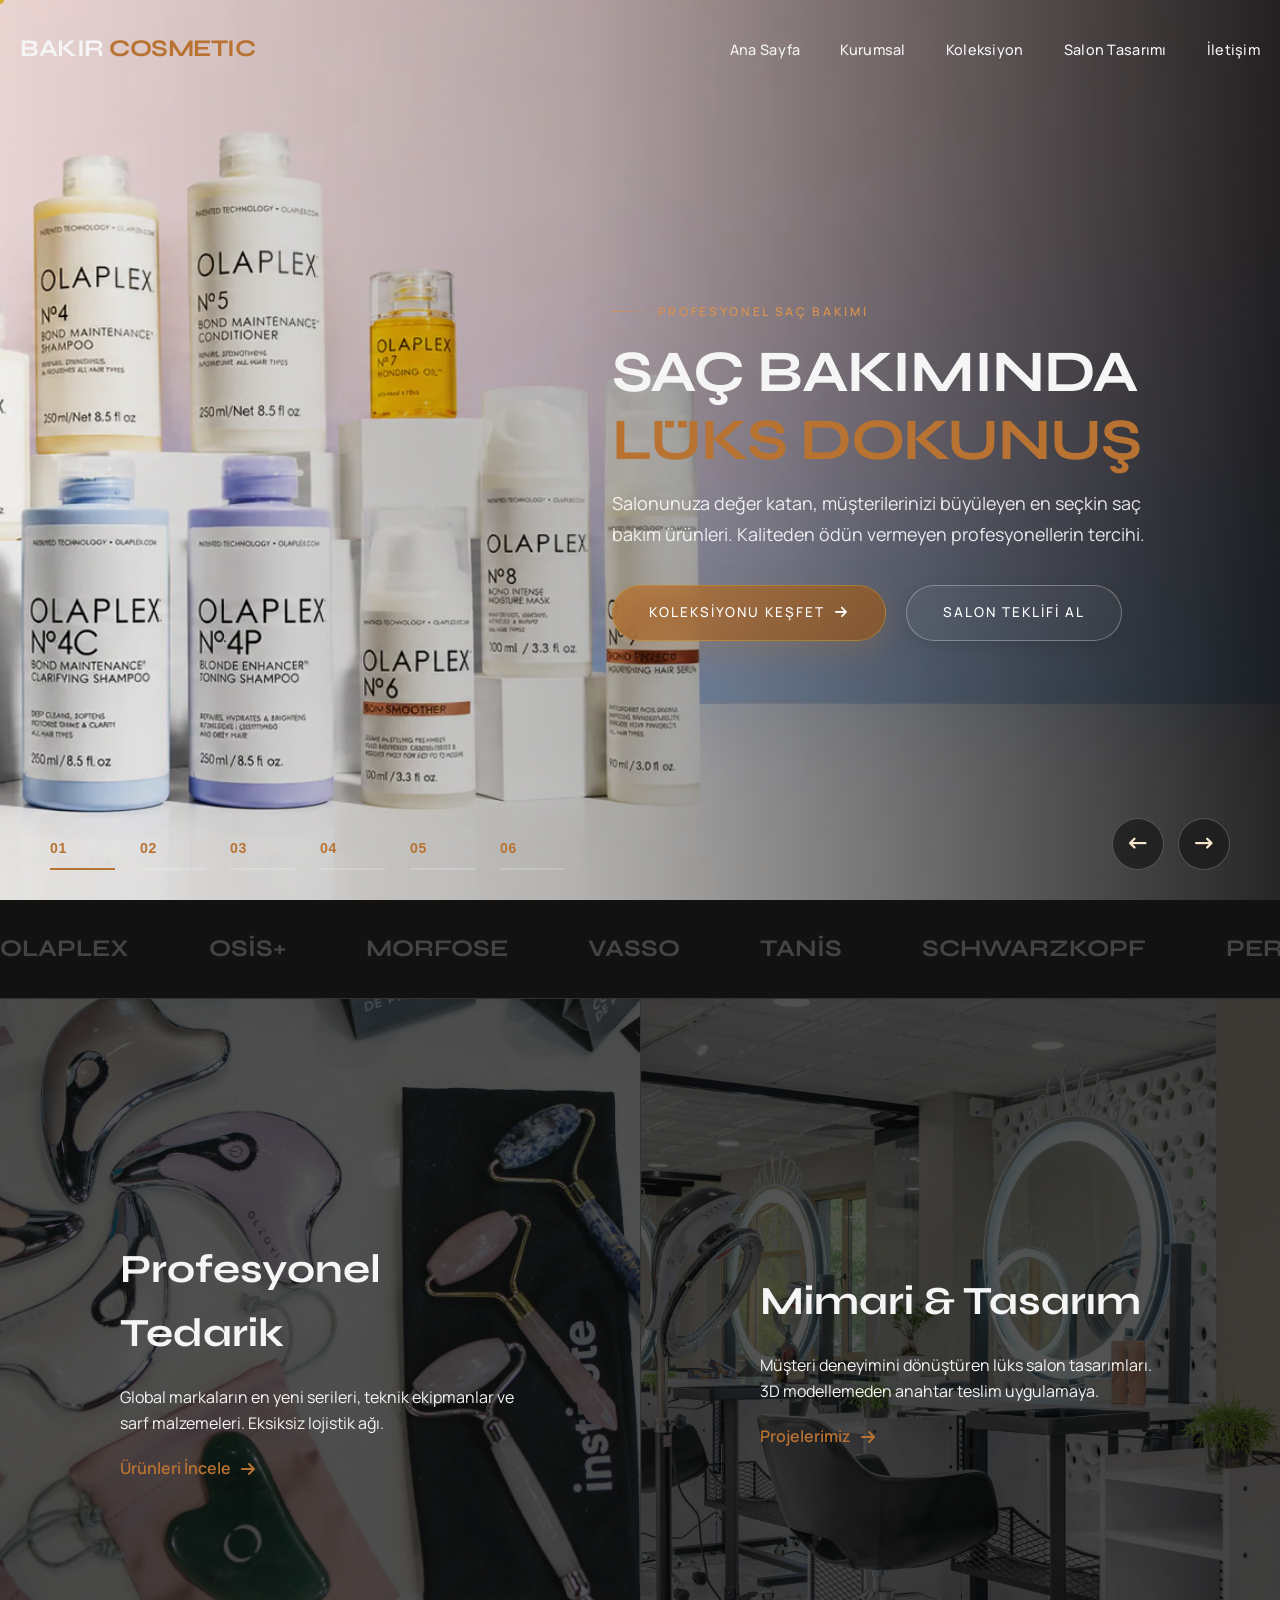
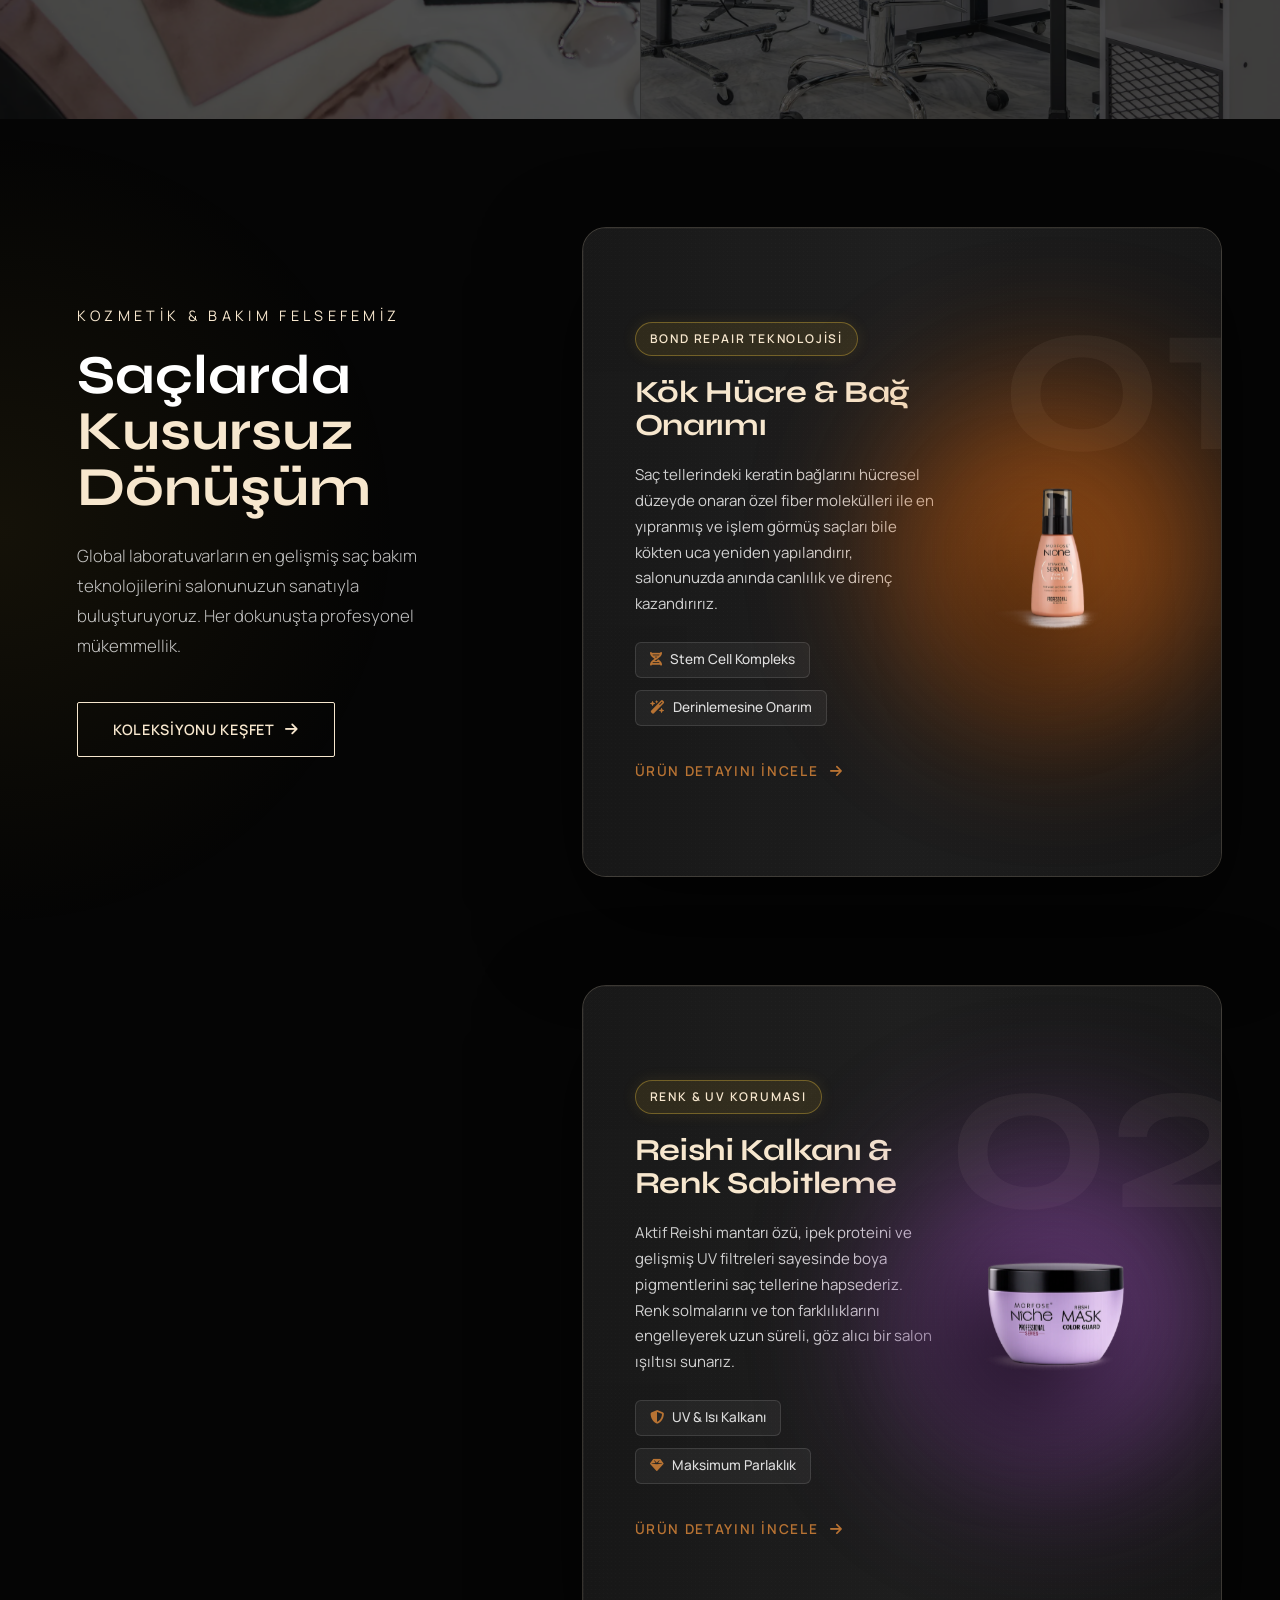
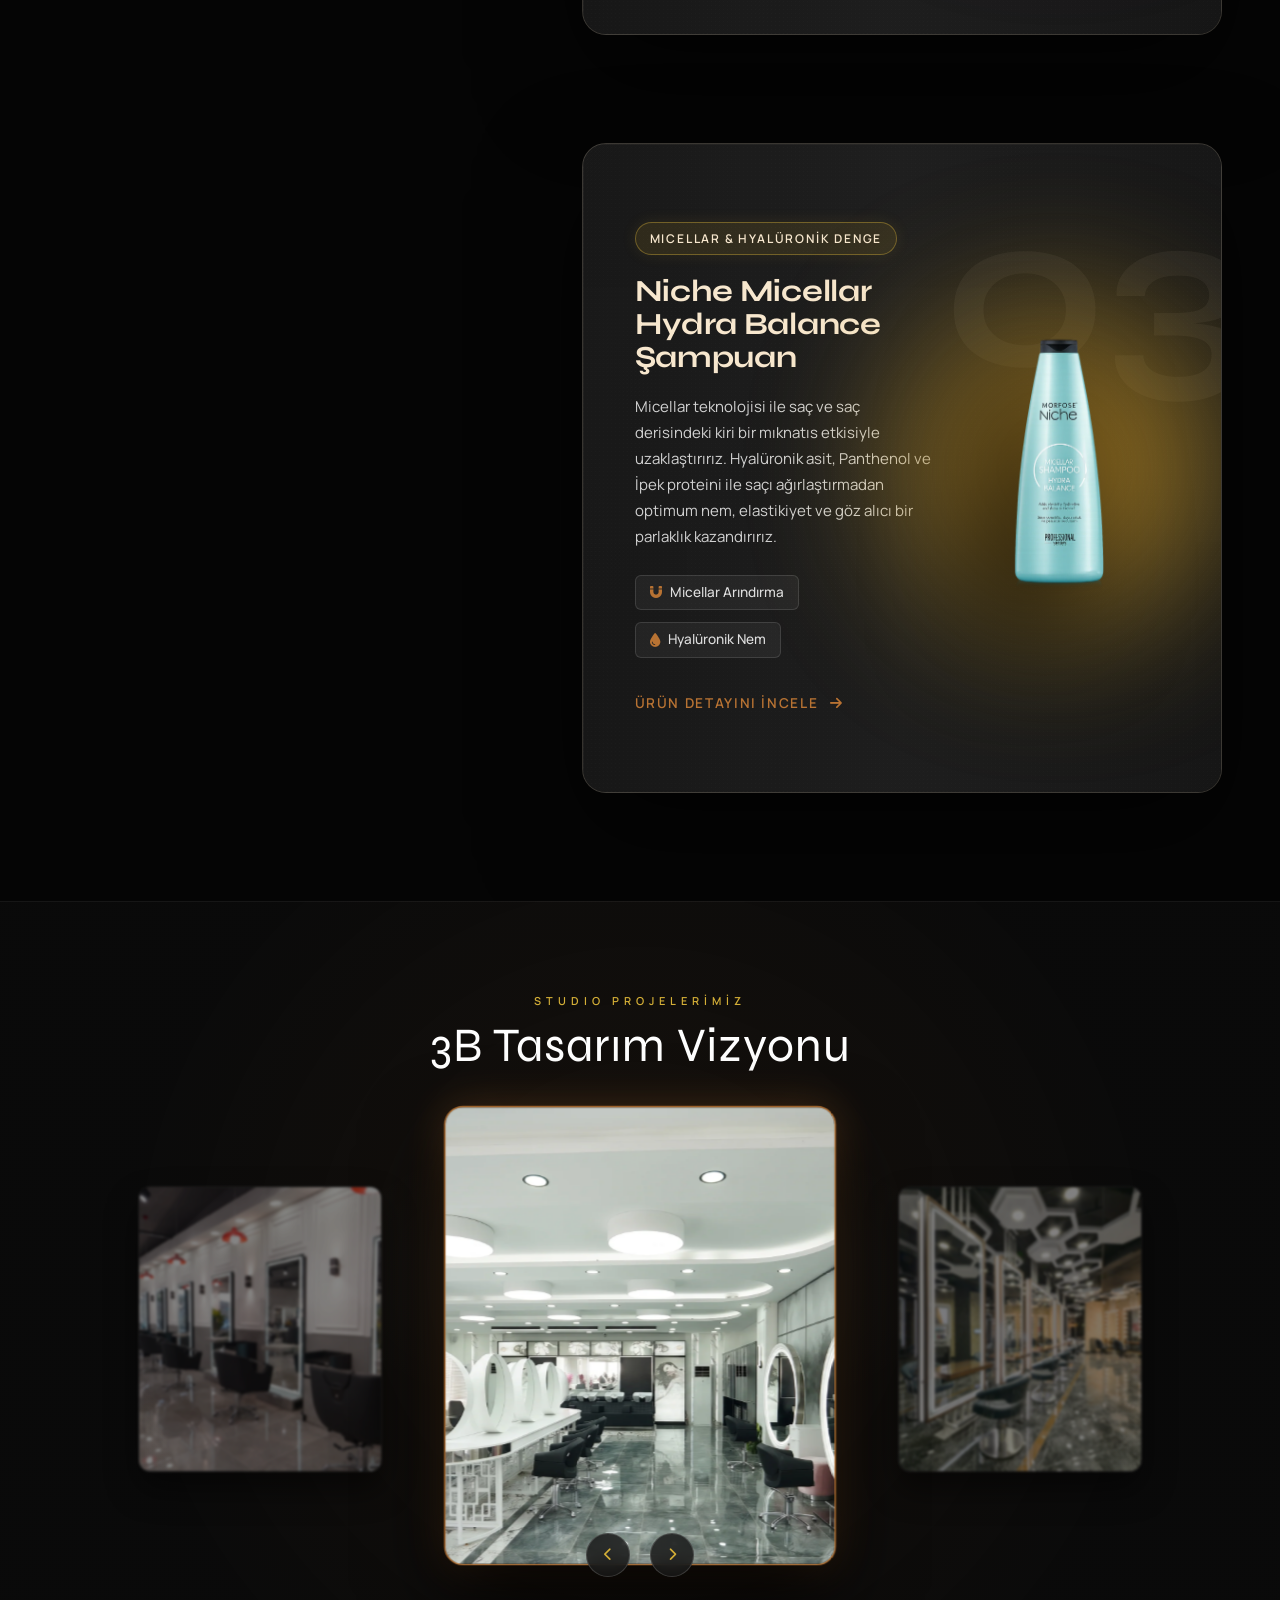
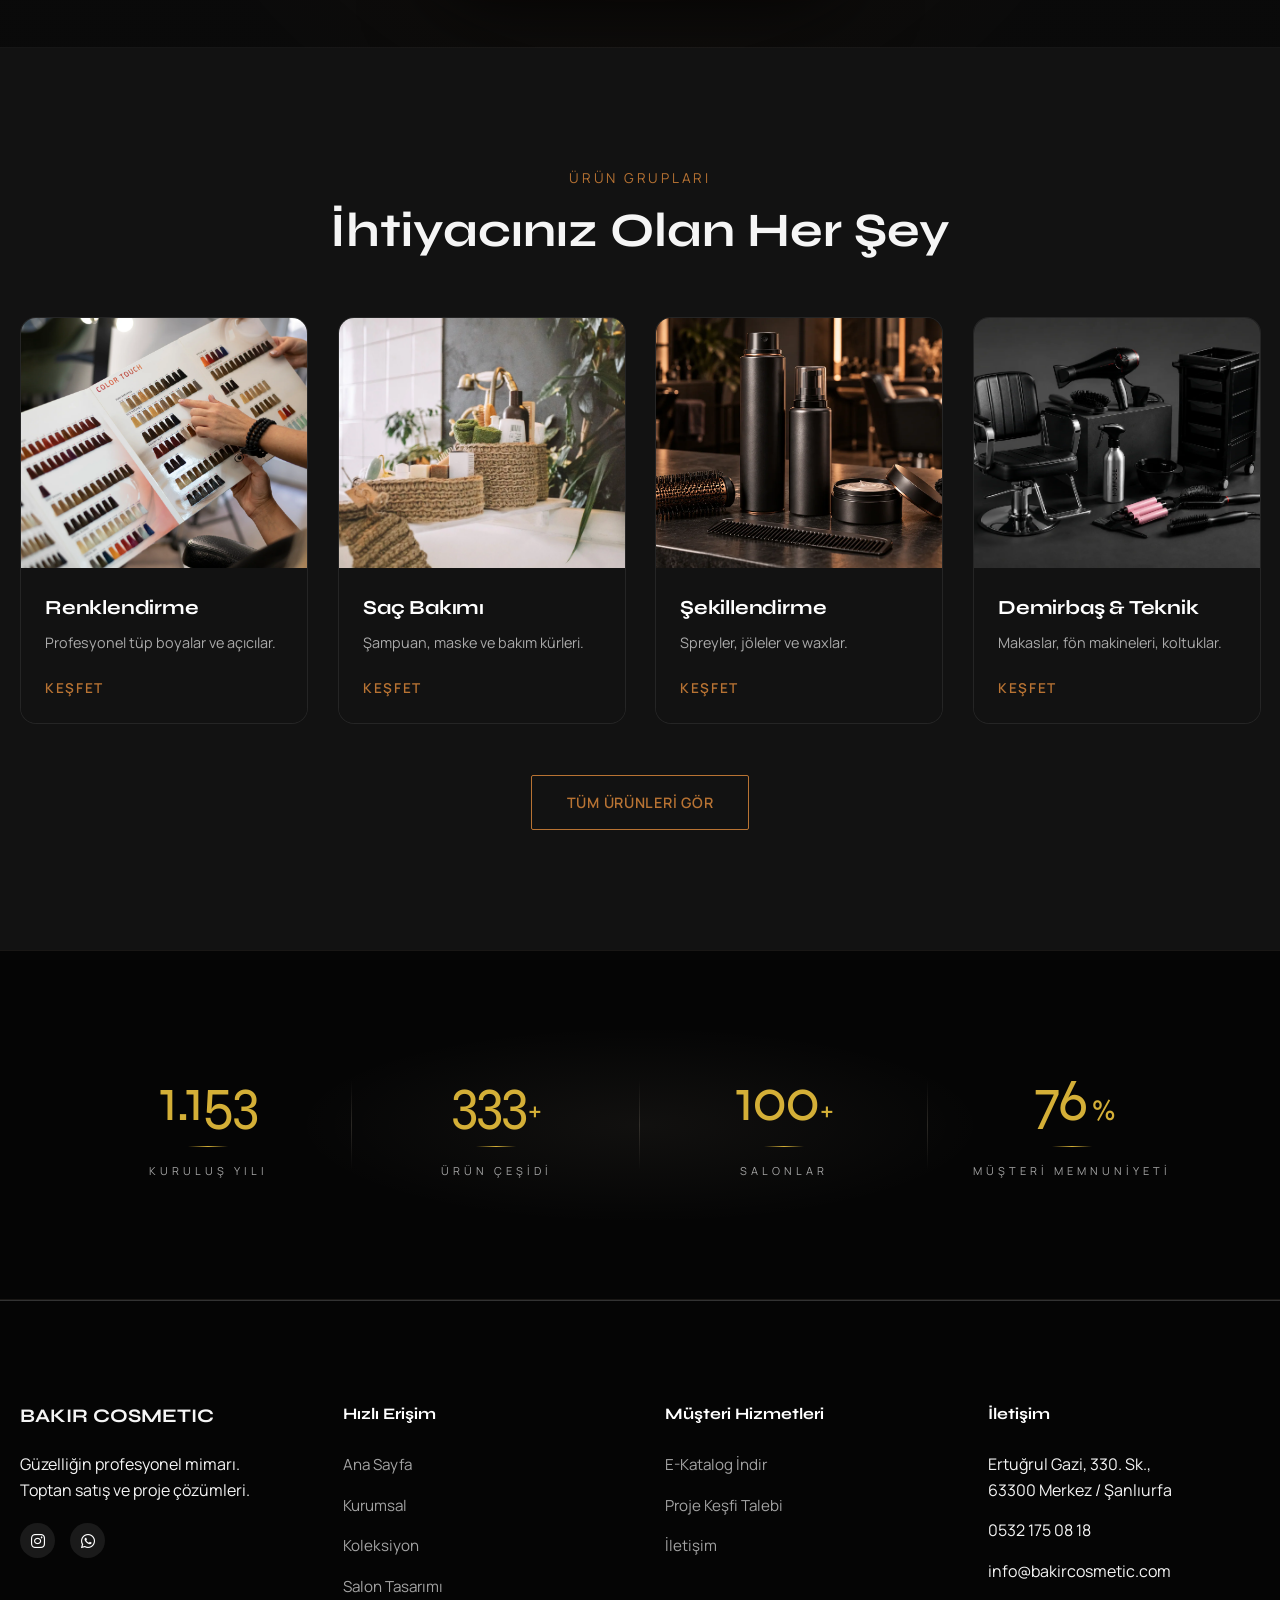
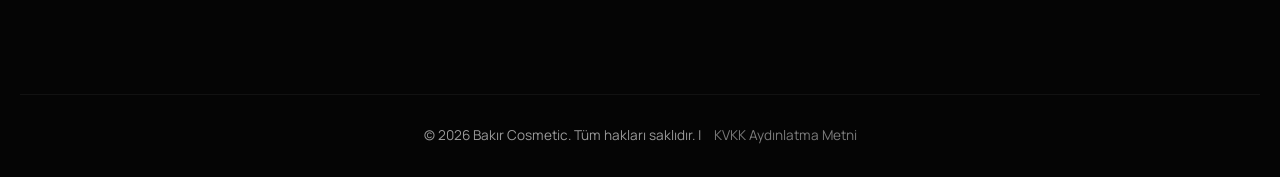
<file: index.html>
<!DOCTYPE html>
<html lang="tr">

<head>
    <meta charset="UTF-8">
    <meta name="viewport" content="width=device-width, initial-scale=1.0">
    <meta name="referrer" content="no-referrer">
    <title>Bakır Cosmetic | Profesyonel Kuaför Tedarik & Salon Tasarımı</title>
    <meta name="description"
        content="Global markaların toptan satışı ve anahtar teslim lüks kuaför salonu tasarımları. Estetik ve fonksiyonelliğin buluşma noktası.">

    <!-- Fonts -->

    <!-- CSS -->
    <link rel="stylesheet" href="assets/css/fonts.css?v=1">
    <link rel="stylesheet" href="assets/css/fontawesome.min.css?v=2">

    <link rel="stylesheet" href="style.css?v=43">
    <link rel="stylesheet" href="mobile.css?v=40" media="screen and (max-width: 768px)">

    <!-- Font Awesome (for icons) -->
    <link rel="icon" type="image/png" href="assets/images/logoo2.png">
</head>

<body>

    <a class="skip-link" href="#main-content">Ana içeriğe geç</a>

    <!-- Custom Cursor -->
    <div class="cursor-dot"></div>
    <div class="cursor-outline"></div>

    <!-- Header -->
    <header class="header">
        <div class="container header-inner">
            <a href="#" class="logo">
                BAKIR <span class="text-copper">COSMETIC</span>
            </a>

            <nav class="desktop-nav">
                <a href="index.html" class="active-link">Ana Sayfa</a>
                <a href="about.html">Kurumsal</a>
                <a href="products.html">Koleksiyon</a>
                <a href="studio.html">Salon Tasarımı</a>
                <a href="contact.html">İletişim</a>

            </nav>

            <button class="burger-menu" type="button" aria-label="Menüyü aç" aria-expanded="false" aria-controls="mobile-menu-overlay">
                <span></span>
                <span></span>
            </button>
        </div>
    </header>

    <!-- Mobile Menu Overlay -->
    <div class="mobile-menu-overlay" id="mobile-menu-overlay" aria-hidden="true">
        <nav class="mobile-nav">
            <a href="index.html">Ana Sayfa</a>
            <a href="about.html">Kurumsal</a>
            <a href="products.html">Koleksiyon</a>
            <a href="studio.html">Salon Tasarımı</a>
            <a href="contact.html">İletişim</a>
            <a href="catalogs.html" class="mobile-cta">E-Kataloglar</a>
        </nav>
    </div>

    <main id="main-content">
    <!-- Hero Section -->
    <section id="home" class="hero hero-slider-container">
        <!-- Slides Wrapper -->
        <div class="hero-slides">
            <!-- Slide 1: Bakım -->
            <div class="hero-slide active" data-slide="0">
                <div class="hero-slide-bg" style="background-image: url('assets/images/olaplex.webp');"></div>
                <div class="hero-slide-overlay overlay-right"></div>
                <div class="hero-content content-right">
                    <span class="hero-brand-badge animate-item">PROFESYONEL SAÇ BAKIMI</span>
                    <h1 class="hero-title animate-item">
                        <span class="slide-text-line">SAÇ BAKIMINDA</span>
                        <span class="slide-text-line text-copper">LÜKS DOKUNUŞ</span>
                    </h1>
                    <p class="hero-subtitle animate-item">Salonunuza değer katan, müşterilerinizi büyüleyen en seçkin saç bakım ürünleri. Kaliteden ödün vermeyen profesyonellerin tercihi.</p>
                    <div class="hero-actions animate-item">
                        <a href="products.html" class="btn btn-copper">KOLEKSİYONU KEŞFET <i class="fa-solid fa-arrow-right"></i></a>
                        <a href="contact.html" class="btn btn-transparent">SALON TEKLİFİ AL</a>
                    </div>
                </div>
            </div>

            <!-- Slide 2: Sarı Uzmanlığı -->
            <div class="hero-slide" data-slide="1">
                <div class="hero-slide-bg" style="background-image: url('assets/images/blondMe.webp');"></div>
                <div class="hero-slide-overlay overlay-left"></div>
                <div class="hero-content content-left">
                    <span class="hero-brand-badge animate-item">KUSURSUZ AÇMA İŞLEMLERİ</span>
                    <h2 class="hero-title animate-item">
                        <span class="slide-text-line">SARININ EN GÜÇLÜ</span>
                        <span class="slide-text-line text-copper">VE PARLAK HALİ</span>
                    </h2>
                    <p class="hero-subtitle animate-item">Saçı yıpratmadan güvenle açan, göz alıcı ve nefes kesen sarı tonları yaratmanızı sağlayan üstün performanslı seriler.</p>
                    <div class="hero-actions animate-item">
                        <a href="products.html" class="btn btn-copper">ÜRÜNLERİ İNCELE <i class="fa-solid fa-arrow-right"></i></a>
                    </div>
                </div>
            </div>

            <!-- Slide 3: Şekillendirme -->
            <div class="hero-slide" data-slide="2">
                <div class="hero-slide-bg" style="background-image: url('assets/images/osis.webp?v=20260722');"></div>
                <div class="hero-slide-overlay overlay-right"></div>
                <div class="hero-content content-right">
                    <span class="hero-brand-badge animate-item">YARATICI ŞEKİLLENDİRME</span>
                    <h2 class="hero-title animate-item">
                        <span class="slide-text-line">SINIRSIZ STİL &</span>
                        <span class="slide-text-line text-copper">ÖZGÜN TASARIM</span>
                    </h2>
                    <p class="hero-subtitle animate-item">En iddialı saç modelleri için geliştirilen güçlü tutuş ve hacim veren şekillendiriciler. Sanatınızı salonunuzda özgürce konuşturun.</p>
                    <div class="hero-actions animate-item">
                        <a href="products.html" class="btn btn-copper">ŞEKİLLENDİRİCİLERİ GÖR <i class="fa-solid fa-arrow-right"></i></a>
                    </div>
                </div>
            </div>

            <!-- Slide 4: Boya -->
            <div class="hero-slide" data-slide="3">
                <div class="hero-slide-bg" style="background-image: url('assets/images/igora.webp');"></div>
                <div class="hero-slide-overlay overlay-center"></div>
                <div class="hero-content content-center">
                    <span class="hero-brand-badge animate-item">PROFESYONEL RENKLENDİRME</span>
                    <h2 class="hero-title animate-item">
                        <span class="slide-text-line">CANLI RENKLER</span>
                        <span class="slide-text-line text-copper">KUSURSUZ KAPAMA</span>
                    </h2>
                    <p class="hero-subtitle animate-item">İstenmeyen yansımaları önleyen, mükemmel beyaz kapama gücüne sahip zengin renk paletleriyle müşterilerinizi her defasında şaşırtın.</p>
                    <div class="hero-actions animate-item">
                        <a href="products.html" class="btn btn-copper">BOYA SERİSİNİ İNCELE <i class="fa-solid fa-arrow-right"></i></a>
                    </div>
                </div>
            </div>

            <!-- Slide 5: Bitkisel -->
            <div class="hero-slide" data-slide="4">
                <div class="hero-slide-bg" style="background-image: url('assets/images/morfose10.webp');"></div>
                <div class="hero-slide-overlay overlay-left"></div>
                <div class="hero-content content-left">
                    <span class="hero-brand-badge animate-item">GÜÇLÜ VE PARLAK SONUÇLAR</span>
                    <h2 class="hero-title animate-item">
                        <span class="slide-text-line">ÖZEL FORMÜLLERLE</span>
                        <span class="slide-text-line text-copper">SAĞLIKLI DÖNÜŞÜM</span>
                    </h2>
                    <p class="hero-subtitle animate-item">Saçın doğal yapısını koruyan, nem dengesini sağlayan ve işlemler sonrasında dahi uzun süre kalıcı parlaklık sunan lüks içerikler.</p>
                    <div class="hero-actions animate-item">
                        <a href="products.html" class="btn btn-copper">BAKIM ÜRÜNLERİ <i class="fa-solid fa-arrow-right"></i></a>
                    </div>
                </div>
            </div>

            <!-- Slide 6: İlham Veren -->
            <div class="hero-slide" data-slide="5">
                <div class="hero-slide-bg" style="background-image: url('assets/images/momo.webp');"></div>
                <div class="hero-slide-overlay overlay-right"></div>
                <div class="hero-content content-right">
                    <span class="hero-brand-badge animate-item">SALONUNUZA DEĞER KATAR</span>
                    <h2 class="hero-title animate-item">
                        <span class="slide-text-line">İLHAM VEREN</span>
                        <span class="slide-text-line text-copper">YENİLİKÇİ ÜRÜNLER</span>
                    </h2>
                    <p class="hero-subtitle animate-item">Kuaför salonunuzun prestijini artıracak, müşteri memnuniyetini zirveye taşıyacak en trend ve yenilikçi profesyonel kozmetik ürünleri.</p>
                    <div class="hero-actions animate-item">
                        <a href="products.html" class="btn btn-copper">TÜM KOLEKSİYON <i class="fa-solid fa-arrow-right"></i></a>
                    </div>
                </div>
            </div>
        </div>

        <!-- Slider Arrows -->
        <div class="hero-slider-arrows">
            <button class="hero-arrow prev-slide" aria-label="Önceki Slide"><i class="fa-solid fa-arrow-left-long"></i></button>
            <button class="hero-arrow next-slide" aria-label="Sonraki Slide"><i class="fa-solid fa-arrow-right-long"></i></button>
        </div>

        <!-- Slider Nav / Progress Dots -->
        <div class="hero-slider-nav">
            <button class="hero-dot active" data-slide="0" aria-label="Slide 1">
                <span class="dot-num">01</span>
                <div class="dot-progress"></div>
            </button>
            <button class="hero-dot" data-slide="1" aria-label="Slide 2">
                <span class="dot-num">02</span>
                <div class="dot-progress"></div>
            </button>
            <button class="hero-dot" data-slide="2" aria-label="Slide 3">
                <span class="dot-num">03</span>
                <div class="dot-progress"></div>
            </button>
            <button class="hero-dot" data-slide="3" aria-label="Slide 4">
                <span class="dot-num">04</span>
                <div class="dot-progress"></div>
            </button>
            <button class="hero-dot" data-slide="4" aria-label="Slide 5">
                <span class="dot-num">05</span>
                <div class="dot-progress"></div>
            </button>
            <button class="hero-dot" data-slide="5" aria-label="Slide 6">
                <span class="dot-num">06</span>
                <div class="dot-progress"></div>
            </button>
        </div>

        <div class="scroll-indicator">
            <div class="mouse"></div>
        </div>
    </section>

    <!-- Brand Ticker -->
    <div class="brand-ticker">
        <div class="ticker-track">
                                    <div class="brand-item">OLAPLEX</div>
            <div class="brand-item">OSİS+</div>
            <div class="brand-item">MORFOSE</div>
            <div class="brand-item">VASSO</div>
            <div class="brand-item">TANİS</div>
            <div class="brand-item">SCHWARZKOPF</div>
            <div class="brand-item">PERFECT SHINE</div>
            <div class="brand-item">GOLD BLOCKER</div>
            <div class="brand-item">X PRO HARMONY</div>
            <div class="brand-item">TRİNA</div>
            <div class="brand-item">COMBİNAL</div>
            <div class="brand-item">STALEKS</div>
            <div class="brand-item">HECTOR</div>
            <div class="brand-item">ASTRA</div>
            <div class="brand-item">ICOLOR NATUREL</div>
            <div class="brand-item">RENNA</div>
            <div class="brand-item">BONHAİR</div>
            <div class="brand-item">KARSEELL</div>
            <div class="brand-item">BRAZILLA BLOND</div>
            <div class="brand-item">MOMENTUM PROFESSIONAL</div>
            <div class="brand-item">EYÜP SABRİ TUNCER</div>
            <div class="brand-item">DAİMON</div>
            <div class="brand-item">FRAMESİ</div>
            <div class="brand-item">NİSH MAN</div>
            <div class="brand-item">SELECTİVE</div>
            <!-- Seamless Loop Duplicate -->
            <div class="brand-item">OLAPLEX</div>
            <div class="brand-item">OSİS+</div>
            <div class="brand-item">MORFOSE</div>
            <div class="brand-item">VASSO</div>
            <div class="brand-item">TANİS</div>
            <div class="brand-item">SCHWARZKOPF</div>
            <div class="brand-item">PERFECT SHINE</div>
            <div class="brand-item">GOLD BLOCKER</div>
            <div class="brand-item">X PRO HARMONY</div>
            <div class="brand-item">TRİNA</div>
            <div class="brand-item">COMBİNAL</div>
            <div class="brand-item">STALEKS</div>
            <div class="brand-item">HECTOR</div>
            <div class="brand-item">ASTRA</div>
            <div class="brand-item">ICOLOR NATUREL</div>
            <div class="brand-item">RENNA</div>
            <div class="brand-item">BONHAİR</div>
            <div class="brand-item">KARSEELL</div>
            <div class="brand-item">BRAZILLA BLOND</div>
            <div class="brand-item">MOMENTUM PROFESSIONAL</div>
            <div class="brand-item">EYÜP SABRİ TUNCER</div>
            <div class="brand-item">DAİMON</div>
            <div class="brand-item">FRAMESİ</div>
            <div class="brand-item">NİSH MAN</div>
            <div class="brand-item">SELECTİVE</div>
        </div>
        </div>
        </div>
    </div>

    <!-- Dual Service Section -->
    <section class="split-section" id="about">
        <div class="split-side left-side">
            <div class="content">
                <h2>Profesyonel Tedarik</h2>
                <p>Global markaların en yeni serileri, teknik ekipmanlar ve sarf malzemeleri. Eksiksiz lojistik ağı.</p>
                <a href="#products" class="link-arrow">Ürünleri İncele <i class="fa-solid fa-arrow-right"></i></a>
            </div>
            <div class="bg-image" style="background-image: url('assets/images/supply-bg.webp');"></div>
        </div>
        <div class="split-side right-side">
            <div class="content">
                <h2>Mimari & Tasarım</h2>
                <p>Müşteri deneyimini dönüştüren lüks salon tasarımları. 3D modellemeden anahtar teslim uygulamaya.</p>
                <a href="#studio" class="link-arrow">Projelerimiz <i class="fa-solid fa-arrow-right"></i></a>
            </div>
            <div class="bg-image" style="background-image: url('assets/images/design-bg.webp');"></div>
        </div>
    </section>

    <!-- Cosmetic / Luxury Sticky Scroll Experience -->
    <section id="cosmetic-rituals" class="studio-sticky-section">
        <div class="sticky-wrapper">
            <!-- Left Side (Sticky) -->
            <div class="sticky-left">
                <span class="label">KOZMETİK & BAKIM FELSEFEMİZ</span>
                <h2>Saçlarda<br><span style="color:var(--color-champagne)">Kusursuz Dönüşüm</span></h2>
                <p style="color: rgba(255, 255, 255, 0.75); margin-top: 25px; font-size: 1.05rem; max-width: 400px; line-height: 1.8; font-weight: 300;">
                    Global laboratuvarların en gelişmiş saç bakım teknolojilerini salonunuzun sanatıyla buluşturuyoruz. Her dokunuşta profesyonel mükemmellik.
                </p>
                <div style="margin-top:40px;">
                    <a href="products.html" class="btn btn-champagne-outline"
                        style="display: inline-flex; align-items: center; gap: 10px;">
                        KOLEKSİYONU KEŞFET <i class="fa-solid fa-arrow-right"></i>
                    </a>
                </div>
            </div>

            <!-- Right Side (Scrollable Panels) -->
            <div class="sticky-right">
                <!-- Step 01 -->
                <a href="product-detail.html?id=p1769894358759301" class="luxury-panel collection-card visible">
                    <!-- Left Column: Text Content (~58%) -->
                    <div class="card-text-col">
                        <span class="step-num">01</span>
                        <div class="panel-badge">BOND REPAIR TEKNOLOJİSİ</div>
                        <h3>Kök Hücre & Bağ Onarımı</h3>
                        <p>Saç tellerindeki keratin bağlarını hücresel düzeyde onaran özel fiber molekülleri ile en yıpranmış ve işlem görmüş saçları bile kökten uca yeniden yapılandırır, salonunuzda anında canlılık ve direnç kazandırırız.</p>
                        <div class="panel-tags">
                            <span><i class="fa-solid fa-dna text-copper"></i> Stem Cell Kompleks</span>
                            <span><i class="fa-solid fa-wand-magic-sparkles text-copper"></i> Derinlemesine Onarım</span>
                        </div>
                        <div class="card-cta-hint">
                            <span>Ürün Detayını İncele</span> <i class="fa-solid fa-arrow-right"></i>
                        </div>
                    </div>

                    <!-- Right Column: Overflowing 3D/PNG Visual (~40%) -->
                    <div class="card-visual-col">
                        <div class="visual-aura aura-amber"></div>
                        <img loading="lazy" decoding="async"  src="assets/images/kokHucre.webp" alt="Kök Hücre Serum" class="pop-out-img">
                    </div>
                </a>

                <!-- Step 02 (Reishi Mask) -->
                <a href="product-detail.html?id=p1769889265501572" class="luxury-panel collection-card visible">
                    <!-- Left Column: Text Content (~58%) -->
                    <div class="card-text-col">
                        <span class="step-num">02</span>
                        <div class="panel-badge">RENK & UV KORUMASI</div>
                        <h3>Reishi Kalkanı & Renk Sabitleme</h3>
                        <p>Aktif Reishi mantarı özü, ipek proteini ve gelişmiş UV filtreleri sayesinde boya pigmentlerini saç tellerine hapsederiz. Renk solmalarını ve ton farklılıklarını engelleyerek uzun süreli, göz alıcı bir salon ışıltısı sunarız.</p>
                        <div class="panel-tags">
                            <span><i class="fa-solid fa-shield-halved text-copper"></i> UV & Isı Kalkanı</span>
                            <span><i class="fa-solid fa-gem text-copper"></i> Maksimum Parlaklık</span>
                        </div>
                        <div class="card-cta-hint">
                            <span>Ürün Detayını İncele</span> <i class="fa-solid fa-arrow-right"></i>
                        </div>
                    </div>

                    <!-- Right Column: Overflowing 3D/PNG Visual (~40%) -->
                    <div class="card-visual-col">
                        <div class="visual-aura aura-purple"></div>
                        <img loading="lazy" decoding="async"  src="assets/images/reisheMaske.webp" alt="Reishi Renk Koruyucu Maske" class="pop-out-img img-mask">
                    </div>
                </a>

                <!-- Step 03 -->
                <a href="product-detail.html?id=p1769893802914772" class="luxury-panel collection-card visible">
                    <!-- Left Column: Text Content (~58%) -->
                    <div class="card-text-col">
                        <span class="step-num">03</span>
                        <div class="panel-badge">MICELLAR & HYALÜRONİK DENGE</div>
                        <h3>Niche Micellar Hydra Balance Şampuan</h3>
                        <p>Micellar teknolojisi ile saç ve saç derisindeki kiri bir mıknatıs etkisiyle uzaklaştırırız. Hyalüronik asit, Panthenol ve İpek proteini ile saçı ağırlaştırmadan optimum nem, elastikiyet ve göz alıcı bir parlaklık kazandırırız.</p>
                        <div class="panel-tags">
                            <span><i class="fa-solid fa-magnet text-copper"></i> Micellar Arındırma</span>
                            <span><i class="fa-solid fa-droplet text-copper"></i> Hyalüronik Nem</span>
                        </div>
                        <div class="card-cta-hint">
                            <span>Ürün Detayını İncele</span> <i class="fa-solid fa-arrow-right"></i>
                        </div>
                    </div>

                    <!-- Right Column: Overflowing 3D/PNG Visual (~40%) -->
                    <div class="card-visual-col">
                        <div class="visual-aura aura-gold"></div>
                        <img loading="lazy" decoding="async"  src="assets/images/shampoo.webp" alt="Morfose Niche Hydra Balance Micellar Şampuan" class="pop-out-img">
                    </div>
                </a>
            </div>
        </div>
    </section>

    <!-- 3D Ring Carousel (Studio Projects) -->
    <section id="studio" class="carousel-3d-section">
        <div class="container" style="max-width:1200px; margin:0 auto; padding:0 20px;">
            <div class="section-header">
                <span class="label">STUDIO PROJELERİMİZ</span>
                <h2>3B Tasarım Vizyonu</h2>
            </div>

            <div class="carousel-3d-container">
                <!-- Main Scene -->
                <div class="carousel-3d-scene" id="carousel3dScene" role="region" aria-label="Salon tasarımı projeleri">
                    <div class="carousel-3d-ring" id="carousel3dRing">
                        <div class="carousel-3d-item is-active" data-name="Modern Loft Salon Tasarımı" data-sub="İstanbul, Maslak">
                            <img loading="lazy" decoding="async"  src="assets/images/salon1.webp" alt="Modern Loft">
                        </div>
                        <div class="carousel-3d-item" data-name="Bakır Esintisi & VIP Lounge" data-sub="İzmir, Alsancak">
                            <img loading="lazy" decoding="async"  src="assets/images/salon2.webp" alt="Bakır Esintisi">
                        </div>
                        <div class="carousel-3d-item" data-name="Minimalist Gold Elegance" data-sub="Bodrum, Yalıkavak">
                            <img loading="lazy" decoding="async"  src="assets/images/salon3.jpg" alt="Minimalist Gold">
                        </div>
                        <div class="carousel-3d-item" data-name="VIP Studio & Akademi Merkezi" data-sub="Ankara, Çankaya">
                            <img loading="lazy" decoding="async"  src="assets/images/salon4.webp" alt="VIP Studio">
                        </div>
                    </div>
                </div>
            </div>

            <!-- Navigation Controls -->
            <div class="carousel-controls">
                <button class="carousel-btn" id="carousel3dPrev" aria-label="Önceki Proje"><i class="fa-solid fa-chevron-left"></i></button>
                <button class="carousel-btn" id="carousel3dNext" aria-label="Sonraki Proje"><i class="fa-solid fa-chevron-right"></i></button>
            </div>
        </div>
    </section>

    <!-- Product Categories Preview (Renamed) -->
    <section id="products" class="products-section">
        <div class="container">
            <div class="section-header">
                <span class="label">ÜRÜN GRUPLARI</span>
                <h2>İhtiyacınız Olan Her Şey</h2>
            </div>

            <div class="product-grid">
                <div class="product-card">
                    <div class="p-image">
                        <img loading="lazy" decoding="async"  src="assets/images/cat-colorr.webp" alt="Saç Boyaları">
                    </div>
                    <div class="p-info">
                        <h3>Renklendirme</h3>
                        <p>Profesyonel tüp boyalar ve açıcılar.</p>
                        <a href="products.html?category=color">Keşfet</a>
                    </div>
                </div>
                <div class="product-card">
                    <div class="p-image">
                        <img loading="lazy" decoding="async"  src="assets/images/cat-caree.webp" alt="Bakım Ürünleri">
                    </div>
                    <div class="p-info">
                        <h3>Saç Bakımı</h3>
                        <p>Şampuan, maske ve bakım kürleri.</p>
                        <a href="products.html?category=care">Keşfet</a>
                    </div>
                </div>
                <!-- Updated Image for Styling to match others style if needed, keeping placeholder -->
                <div class="product-card">
                    <div class="p-image">
                        <img loading="lazy" decoding="async"  src="assets/images/cat-styling-v2.webp" alt="Şekillendirme">
                    </div>
                    <div class="p-info">
                        <h3>Şekillendirme</h3>
                        <p>Spreyler, jöleler ve waxlar.</p>
                        <a href="products.html?category=styling">Keşfet</a>
                    </div>
                </div>
                <div class="product-card">
                    <div class="p-image">
                        <img loading="lazy" decoding="async"  src="assets/images/cat-tech.webp" alt="Teknik Ekipman">
                    </div>
                    <div class="p-info">
                        <h3>Demirbaş & Teknik</h3>
                        <p>Makaslar, fön makineleri, koltuklar.</p>
                        <a href="products.html?category=tech">Keşfet</a>
                    </div>
                </div>
            </div>

            <div style="text-align:center; margin-top:50px;">
                <a href="products.html" class="btn btn-outline"
                    style="border-color:var(--color-copper); color:var(--color-copper);">TÜM ÜRÜNLERİ GÖR</a>
            </div>
        </div>
    </section>

    <section class="stats-section">
        <div class="stats-container">
            <div class="stats-item" data-target="1978" data-label="Kuruluş Yılı">
                <div class="stats-number">
                    <span class="stats-count">0</span>
                </div>
                <div class="stats-divider"></div>
                <p class="stats-label">Kuruluş Yılı</p>
            </div>
            <div class="stats-item" data-target="500" data-suffix="+" data-label="Ürün Çeşidi">
                <div class="stats-number">
                    <span class="stats-count">0</span><span class="stats-suffix">+</span>
                </div>
                <div class="stats-divider"></div>
                <p class="stats-label">Ürün Çeşidi</p>
            </div>
            <div class="stats-item" data-target="150" data-suffix="+" data-label="Salonlar">
                <div class="stats-number">
                    <span class="stats-count">0</span><span class="stats-suffix">+</span>
                </div>
                <div class="stats-divider"></div>
                <p class="stats-label">Salonlar</p>
            </div>
            <div class="stats-item" data-target="98" data-suffix="%" data-label="Müşteri Memnuniyeti">
                <div class="stats-number">
                    <span class="stats-count">0</span><span class="stats-suffix">%</span>
                </div>
                <div class="stats-divider"></div>
                <p class="stats-label">Müşteri Memnuniyeti</p>
            </div>
        </div>
    </section>

    </main>

    <!-- Footer -->
    <footer id="contact" class="footer">
        <div class="container">
            <div class="footer-grid">
                <div class="footer-col brand-col">
                    <a href="index.html" class="footer-logo">BAKIR COSMETIC</a>
                    <p>Güzelliğin profesyonel mimarı. Toptan satış ve proje çözümleri.</p>
                    <div class="socials">
                        <a href="https://www.instagram.com/bakircozmetic/" target="_blank" rel="noopener noreferrer" aria-label="Bakır Cosmetic Instagram hesabı"><i class="fa-brands fa-instagram"></i></a>
                        <a href="https://wa.me/905321750818" target="_blank" rel="noopener noreferrer" aria-label="Bakır Cosmetic WhatsApp hattı"><i class="fa-brands fa-whatsapp"></i></a>
                    </div>
                </div>
                <div class="footer-col">
                    <h4>Hızlı Erişim</h4>
                    <ul>
                        <li><a href="index.html">Ana Sayfa</a></li>
                        <li><a href="about.html">Kurumsal</a></li>
                        <li><a href="products.html">Koleksiyon</a></li>
                        <li><a href="studio.html">Salon Tasarımı</a></li>
                    </ul>
                </div>
                <div class="footer-col">
                    <h4>Müşteri Hizmetleri</h4>
                    <ul>
                        <li><a href="catalogs.html">E-Katalog İndir</a></li>
                        <li><a href="https://wa.me/905321750818?text=Merhaba%2C%20salon%20tasar%C4%B1m%C4%B1%20ve%20ke%C5%9Fif%20hizmeti%20hakk%C4%B1nda%20bilgi%20almak%20istiyorum." target="_blank" rel="noopener noreferrer" aria-label="Proje keşfi için WhatsApp'tan yazın">Proje Keşfi Talebi</a></li>
                        <li><a href="contact.html">İletişim</a></li>
                    </ul>
                </div>
                <div class="footer-col">
                    <h4>İletişim</h4>
                    <ul>
                        <li>Ertuğrul Gazi, 330. Sk.,<br>63300 Merkez / Şanlıurfa</li>
                        <li>0532 175 08 18</li>
                        <li>info@bakircosmetic.com</li>
                    </ul>
                </div>
            </div>
            <div class="footer-bottom">
                <p>&copy; 2026 Bakır Cosmetic. Tüm hakları saklıdır. | <a href="#kvkk-modal" class="open-kvkk-modal">KVKK Aydınlatma Metni</a></p>
            </div>
        </div>
    </footer>

    <!-- Scripts -->
    <script src="hero-slider.js?v=2"></script>
    <script src="carousel-3d.js?v=4"></script>
    <script src="cursor.js?v=2"></script>
    <script src="data/products_db.js?v=4"></script>
    <script src="main.js?v=20"></script>
    <script src="privacy-modal.js?v=2"></script>
</body>
</html>
</file>
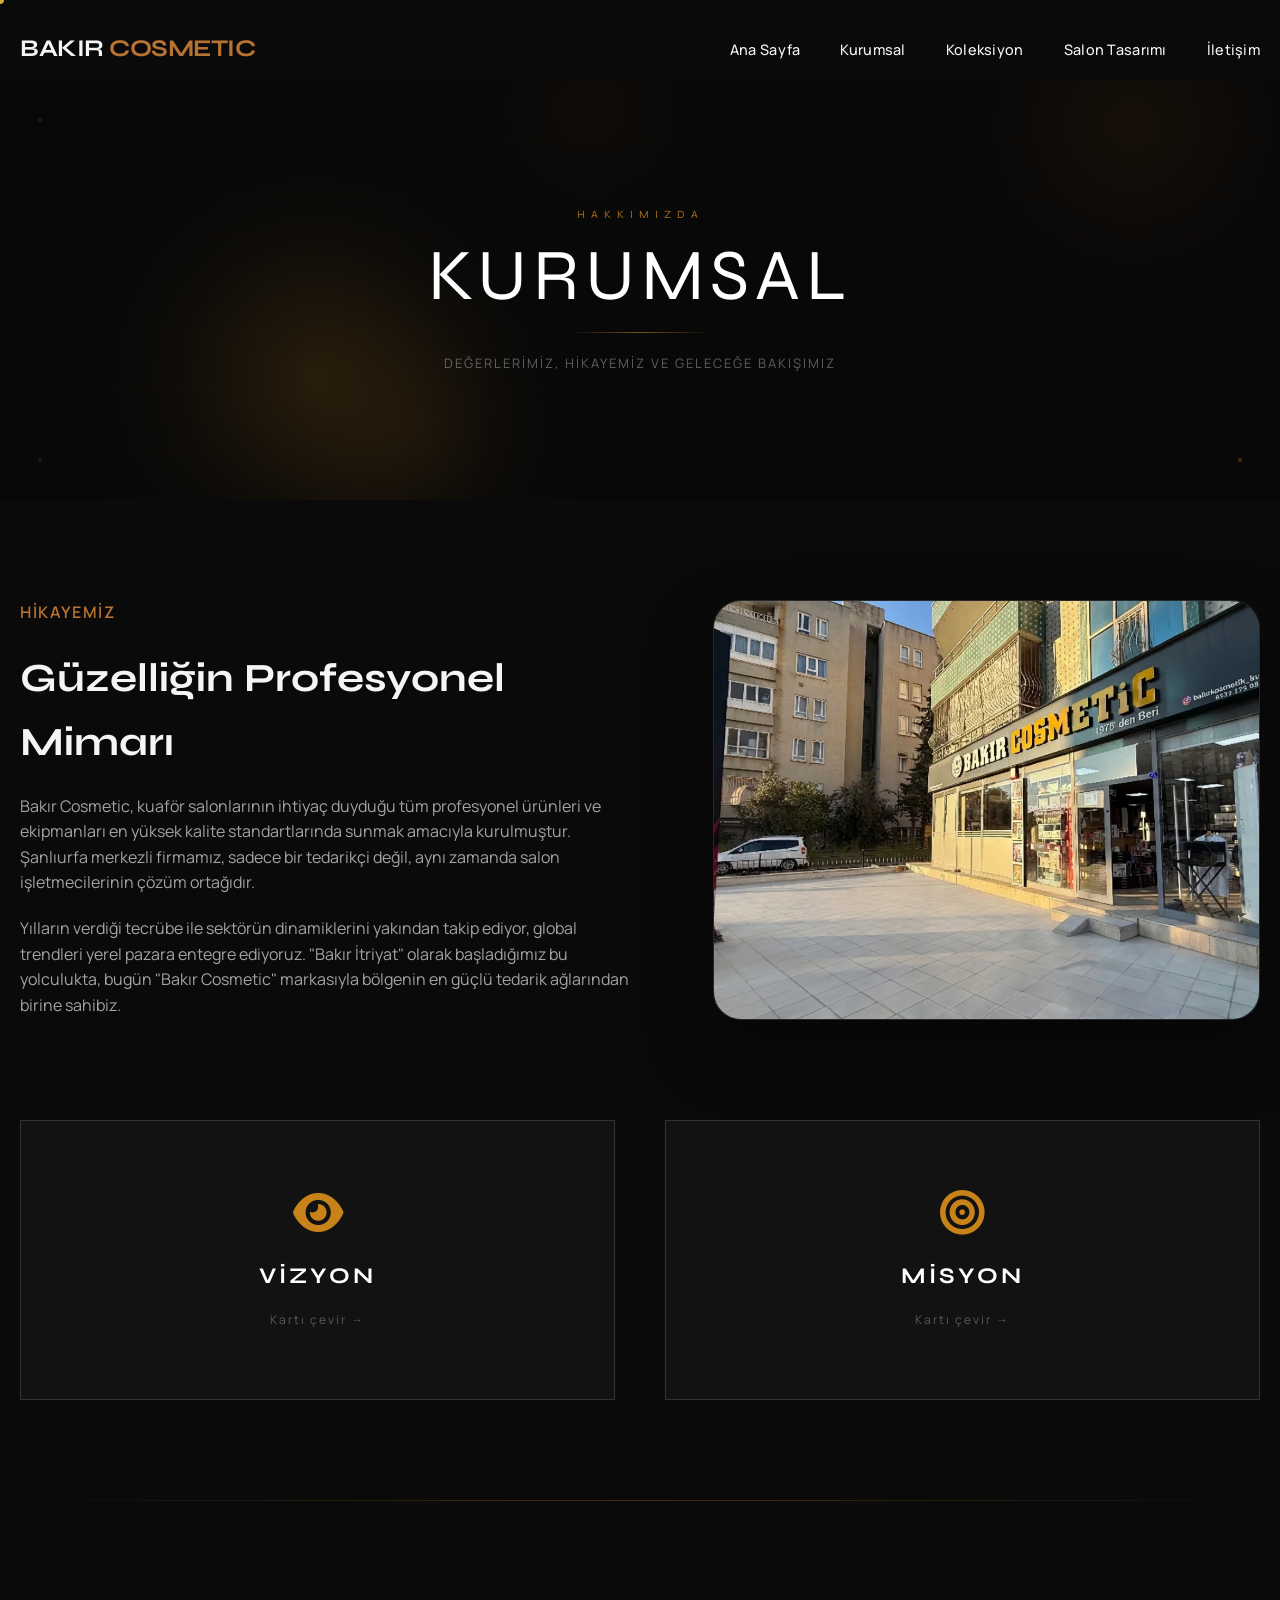
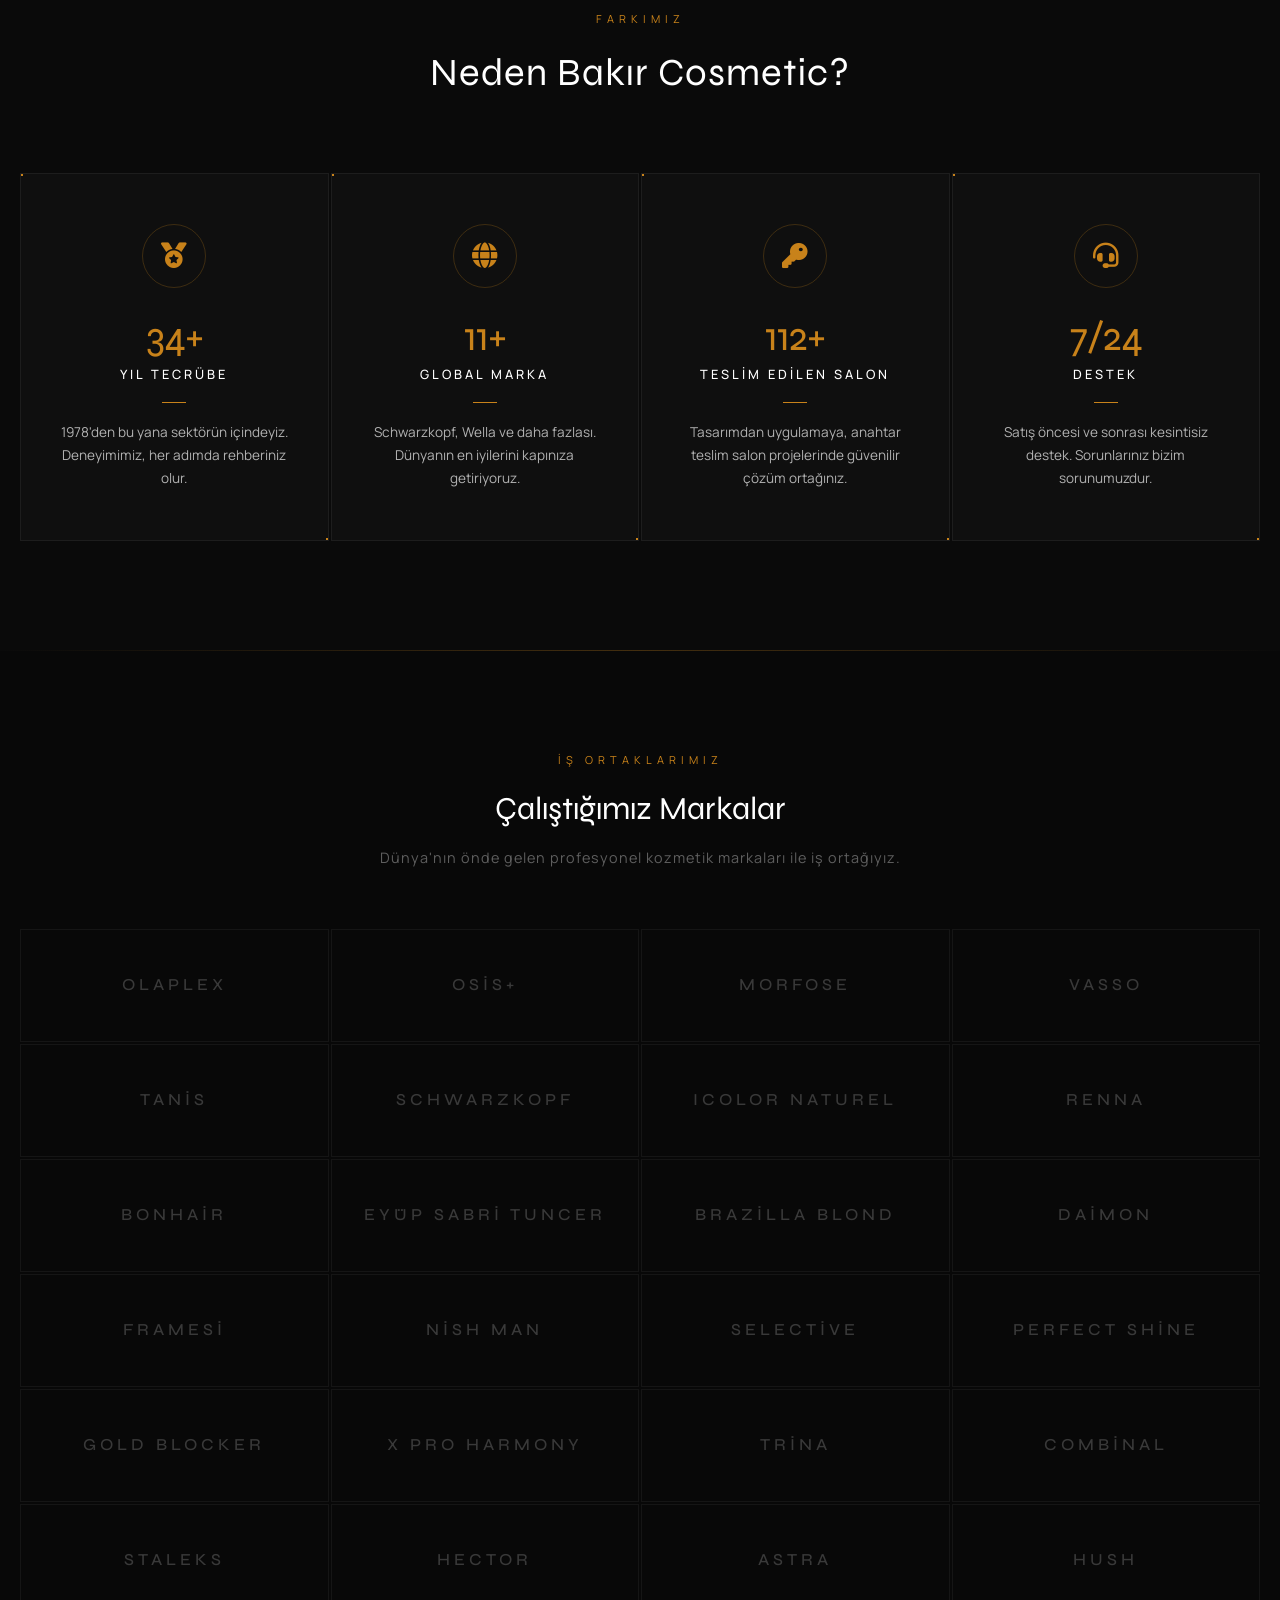
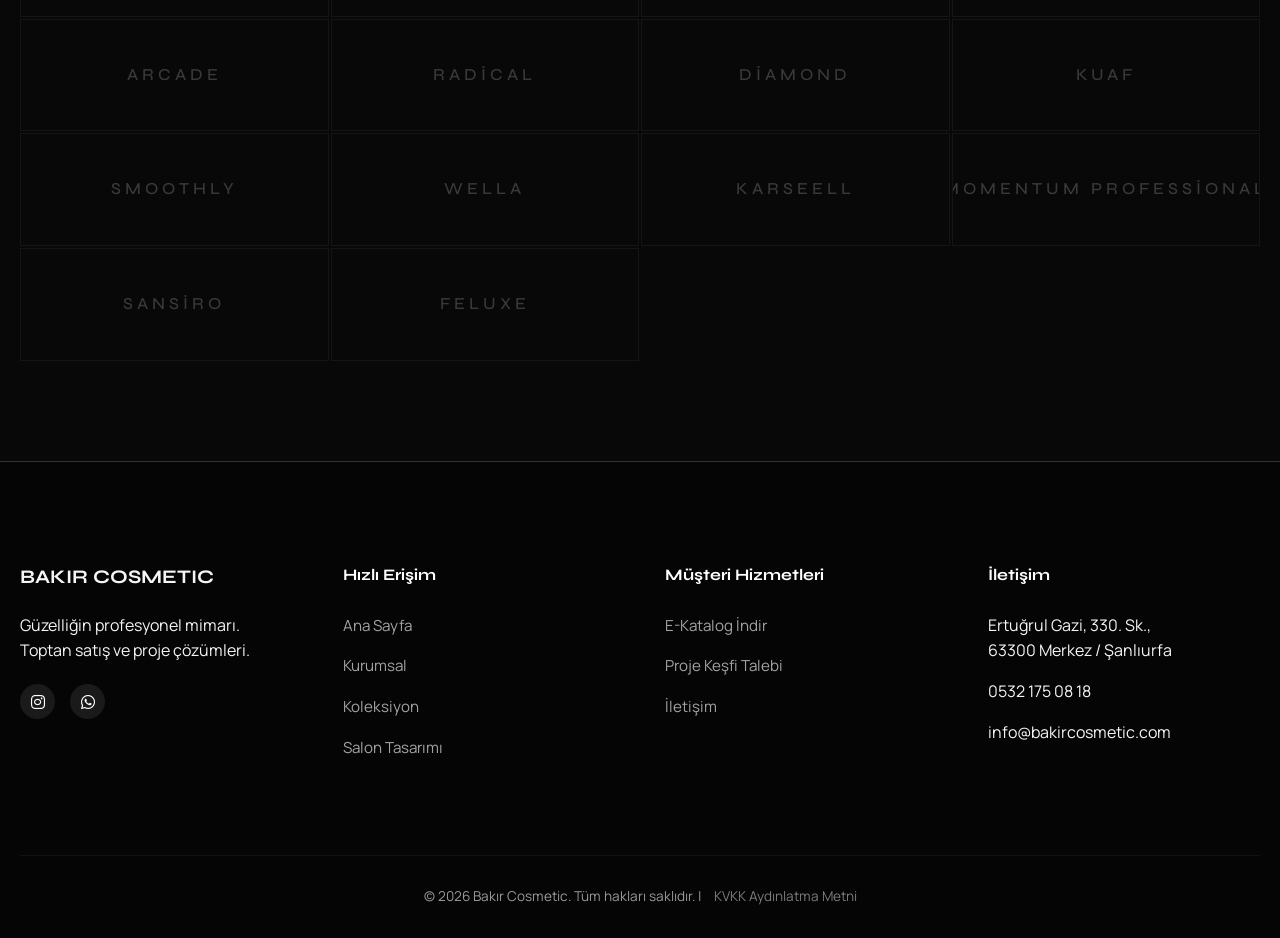
<file: about.html>
<!DOCTYPE html>
<html lang="tr">

<head>
    <meta charset="UTF-8">
    <meta name="viewport" content="width=device-width, initial-scale=1.0">
    <title>Kurumsal | Bakır Cosmetic</title>
    <meta name="description" content="Bakır Cosmetic hakkında bilgiler, vizyonumuz ve misyonumuz.">
    <link rel="stylesheet" href="assets/css/fonts.css?v=1">
    <link rel="stylesheet" href="assets/css/fontawesome.min.css?v=2">

    <link rel="stylesheet" href="style.css?v=43">
    <link rel="stylesheet" href="mobile.css?v=40" media="screen and (max-width: 768px)">
    <link rel="icon" type="image/png" href="assets/images/logoo2.png">
    <link rel="stylesheet" href="assets/css/about.css?v=1">
</head>

<body>

    <a class="skip-link" href="#main-content">Ana içeriğe geç</a>

    <div class="cursor-dot"></div>
    <div class="cursor-outline"></div>

    <header class="header">
        <div class="container header-inner">
            <a href="index.html" class="logo">BAKIR <span class="text-copper">COSMETIC</span></a>
            <nav class="desktop-nav">
                <a href="index.html">Ana Sayfa</a>
                <a href="about.html" class="active-link">Kurumsal</a>
                <a href="products.html">Koleksiyon</a>
                <a href="studio.html">Salon Tasarımı</a>
                <a href="contact.html">İletişim</a>
            </nav>
            <button class="burger-menu" type="button" aria-label="Menüyü aç" aria-expanded="false" aria-controls="mobile-menu-overlay"><span></span><span></span></button>
        </div>
    </header>

    <div class="mobile-menu-overlay" id="mobile-menu-overlay" aria-hidden="true">
        <nav class="mobile-nav">
            <a href="index.html">Ana Sayfa</a>
            <a href="about.html">Kurumsal</a>
            <a href="products.html">Koleksiyon</a>
            <a href="studio.html">Salon Tasarımı</a>
            <a href="contact.html">İletişim</a>
            <a href="catalogs.html" class="mobile-cta">E-Kataloglar</a>
        </nav>
    </div>

    <main id="main-content">
    <!-- Animated Gradient Hero -->
    <section class="gradient-hero">
        <canvas id="hero-canvas"></canvas>
        <div class="hero-content">
            <span class="hero-label">Hakkımızda</span>
            <h1 class="hero-title">KURUMSAL</h1>
            <div class="hero-line"></div>
            <p class="hero-sub">Değerlerimiz, hikayemiz ve geleceğe bakışımız</p>
        </div>
    </section>

    <!-- ── HİKAYE ── -->
    <section class="section" style="padding: 100px 0;">
        <div class="container">
            <div class="split-section about-story-section" style="min-height: auto; margin-bottom: 100px;">

                <div class="split-side story-reveal" style="padding: 0; border: none;">
                    <div class="content" style="max-width: 100%; text-align: left;">
                        <span class="label"
                            style="color: var(--color-copper); letter-spacing: 0.1em; font-weight: 600;">HİKAYEMİZ</span>
                        <h2 style="font-size: 2.5rem; margin: 20px 0;">Güzelliğin Profesyonel Mimarı</h2>
                        <p style="color: var(--color-text-muted); margin-bottom: 20px;">
                            Bakır Cosmetic, kuaför salonlarının ihtiyaç duyduğu tüm profesyonel ürünleri ve ekipmanları
                            en yüksek kalite standartlarında sunmak amacıyla kurulmuştur. Şanlıurfa merkezli firmamız,
                            sadece bir tedarikçi değil, aynı zamanda salon işletmecilerinin çözüm ortağıdır.
                        </p>
                        <p style="color: var(--color-text-muted);">
                            Yılların verdiği tecrübe ile sektörün dinamiklerini yakından takip ediyor, global trendleri
                            yerel pazara entegre ediyoruz. "Bakır İtriyat" olarak başladığımız bu yolculukta, bugün
                            "Bakır Cosmetic" markasıyla bölgenin en güçlü tedarik ağlarından birine sahibiz.
                        </p>
                    </div>
                </div>

                <div class="split-side story-reveal right"
                    style="padding: 0; border: none; min-height: 450px; position: relative;">

                    <div class="aesthetic-gallery" id="store-gallery">
                        <img class="store-gallery-image is-active" loading="lazy" decoding="async"
                            src="assets/images/about-store2.webp" alt="Bakır Cosmetic merkez mağazası dış görünümü">
                    </div>
                </div>
            </div>

            <!-- VİZYON / MİSYON — flip kartlar -->
            <div class="vision-mission-grid"
                style="display: grid; grid-template-columns: repeat(auto-fit, minmax(300px, 1fr)); gap: 50px; min-height: 280px;">

                <div class="vm-card">
                    <div class="vm-card-inner">
                        <div class="vm-front">
                            <i class="fa-solid fa-eye"></i>
                            <h3>VİZYON</h3>
                            <p
                                style="font-size:0.75rem; color:rgba(255,255,255,0.3); margin-top:8px; letter-spacing:2px;">
                                Kartı çevir →</p>
                        </div>
                        <div class="vm-back">
                            <p>Sektördeki yeniliklerin öncüsü olarak, kuaförlük sanatına değer katan, estetik ve
                                kaliteyi
                                ulaşılabilir kılan, Türkiye'nin lider profesyonel kozmetik tedarikçisi ve salon tasarım
                                markası olmak.</p>
                        </div>
                    </div>
                </div>

                <div class="vm-card">
                    <div class="vm-card-inner">
                        <div class="vm-front">
                            <i class="fa-solid fa-bullseye"></i>
                            <h3>MİSYON</h3>
                            <p
                                style="font-size:0.75rem; color:rgba(255,255,255,0.3); margin-top:8px; letter-spacing:2px;">
                                Kartı çevir →</p>
                        </div>
                        <div class="vm-back">
                            <p>Müşterilerimize en kaliteli ürünleri ve en yenilikçi salon tasarımlarını sunarak, onların
                                iş
                                süreçlerine değer katmak. Etik ticaret anlayışımızla, sürdürülebilir başarı ve
                                karşılıklı güvene
                                dayalı uzun soluklu iş birlikleri kurmak.</p>
                        </div>
                    </div>
                </div>

            </div>
        </div>
    </section>

    <!-- ── NEDEN BAKIR? ── -->
    <section class="why-section">
        <div class="container">
            <div class="why-header">
                <span class="label">FARKIMIZ</span>
                <h2>Neden Bakır Cosmetic?</h2>
            </div>

            <div class="why-grid">

                <div class="why-card">
                    <div class="why-icon"><i class="fa-solid fa-medal"></i></div>
                    <div class="why-number">45+</div>
                    <div class="why-title">Yıl Tecrübe</div>
                    <div class="why-line"></div>
                    <p class="why-desc">1978'den bu yana sektörün içindeyiz. Deneyimimiz, her adımda rehberiniz olur.
                    </p>
                </div>

                <div class="why-card">
                    <div class="why-icon"><i class="fa-solid fa-globe"></i></div>
                    <div class="why-number">15+</div>
                    <div class="why-title">Global Marka</div>
                    <div class="why-line"></div>
                    <p class="why-desc">Schwarzkopf, Wella ve daha fazlası. Dünyanın en iyilerini kapınıza getiriyoruz.</p>
                </div>

                <div class="why-card">
                    <div class="why-icon"><i class="fa-solid fa-key"></i></div>
                    <div class="why-number">150+</div>
                    <div class="why-title">Teslim Edilen Salon</div>
                    <div class="why-line"></div>
                    <p class="why-desc">Tasarımdan uygulamaya, anahtar teslim salon projelerinde güvenilir çözüm
                        ortağınız.</p>
                </div>

                <div class="why-card">
                    <div class="why-icon"><i class="fa-solid fa-headset"></i></div>
                    <div class="why-number">7/24</div>
                    <div class="why-title">Destek</div>
                    <div class="why-line"></div>
                    <p class="why-desc">Satış öncesi ve sonrası kesintisiz destek. Sorunlarınız bizim sorunumuzdur.</p>
                </div>

            </div>
        </div>
    </section>

    <!-- ── MARKA DUVARI ── -->
    <section class="brands-section">
        <div class="container">
            <div class="brands-header">
                <span class="label">İŞ ORTAKLARIMIZ</span>
                <h2>Çalıştığımız Markalar</h2>
                <p>Dünya'nın önde gelen profesyonel kozmetik markaları ile iş ortağıyız.</p>
            </div>

            <div class="brands-grid">
                                                                <div class="brand-item">
                    <span class="brand-name">Olaplex</span>
                    <span class="brand-tag">Bağ & Bakım</span>
                </div>
                <div class="brand-item">
                    <span class="brand-name">Osis+</span>
                    <span class="brand-tag">Şekillendirme</span>
                </div>
                <div class="brand-item">
                    <span class="brand-name">Morfose</span>
                    <span class="brand-tag">Saç Bakımı</span>
                </div>
                <div class="brand-item">
                    <span class="brand-name">Vasso</span>
                    <span class="brand-tag">Profesyonel Bakım</span>
                </div>
                <div class="brand-item">
                    <span class="brand-name">Tanis</span>
                    <span class="brand-tag">Kozmetik Serisi</span>
                </div>
                <div class="brand-item">
                    <span class="brand-name">Schwarzkopf</span>
                    <span class="brand-tag">Saç Bakımı & Renk</span>
                </div>
                <div class="brand-item">
                    <span class="brand-name">Icolor Naturel</span>
                    <span class="brand-tag">Renklendirme</span>
                </div>
                <div class="brand-item">
                    <span class="brand-name">Renna</span>
                    <span class="brand-tag">Profesyonel Kozmetik</span>
                </div>
                <div class="brand-item">
                    <span class="brand-name">Bonhair</span>
                    <span class="brand-tag">Şekillendirme</span>
                </div>
                <div class="brand-item">
                    <span class="brand-name">Eyüp Sabri Tuncer</span>
                    <span class="brand-tag">Kişisel Bakım</span>
                </div>
                <div class="brand-item">
                    <span class="brand-name">Brazilla Blond</span>
                    <span class="brand-tag">Saç Bakımı</span>
                </div>
                <div class="brand-item">
                    <span class="brand-name">Daimon</span>
                    <span class="brand-tag">Kozmetik</span>
                </div>
                <div class="brand-item">
                    <span class="brand-name">Framesi</span>
                    <span class="brand-tag">Kozmetik</span>
                </div>
                <div class="brand-item">
                    <span class="brand-name">Nish Man</span>
                    <span class="brand-tag">Kozmetik</span>
                </div>
                <div class="brand-item">
                    <span class="brand-name">Selective</span>
                    <span class="brand-tag">Kozmetik</span>
                </div>
                <div class="brand-item">
                    <span class="brand-name">Perfect Shine</span>
                    <span class="brand-tag">Parlaklık</span>
                </div>
                <div class="brand-item">
                    <span class="brand-name">Gold Blocker</span>
                    <span class="brand-tag">Renk Koruma</span>
                </div>
                <div class="brand-item">
                    <span class="brand-name">X Pro Harmony</span>
                    <span class="brand-tag">Keratin & Bakım</span>
                </div>
                <div class="brand-item">
                    <span class="brand-name">Trina</span>
                    <span class="brand-tag">Ekipman</span>
                </div>
                <div class="brand-item">
                    <span class="brand-name">Combinal</span>
                    <span class="brand-tag">Kaş & Kirpik</span>
                </div>
                <div class="brand-item">
                    <span class="brand-name">Staleks</span>
                    <span class="brand-tag">Aletler</span>
                </div>
                <div class="brand-item">
                    <span class="brand-name">Hector</span>
                    <span class="brand-tag">Demirbaş</span>
                </div>
                <div class="brand-item">
                    <span class="brand-name">Astra</span>
                    <span class="brand-tag">Sarf Malzeme</span>
                </div>
                <div class="brand-item">
                    <span class="brand-name">Hush</span>
                    <span class="brand-tag">Kozmetik</span>
                </div>
                <div class="brand-item">
                    <span class="brand-name">Arcade</span>
                    <span class="brand-tag">Kozmetik</span>
                </div>
                <div class="brand-item">
                    <span class="brand-name">Radical</span>
                    <span class="brand-tag">Kozmetik</span>
                </div>
                <div class="brand-item">
                    <span class="brand-name">Diamond</span>
                    <span class="brand-tag">Kozmetik</span>
                </div>
                <div class="brand-item">
                    <span class="brand-name">Kuaf</span>
                    <span class="brand-tag">Kozmetik</span>
                </div>
                <div class="brand-item">
                    <span class="brand-name">Smoothly</span>
                    <span class="brand-tag">Kozmetik</span>
                </div>
                <div class="brand-item">
                    <span class="brand-name">Wella</span>
                    <span class="brand-tag">Kozmetik</span>
                </div>
                <div class="brand-item">
                    <span class="brand-name">Karseell</span>
                    <span class="brand-tag">Kolajen Bakım</span>
                </div>
                <div class="brand-item">
                    <span class="brand-name">Momentum Professional</span>
                    <span class="brand-tag">Saç Bakımı</span>
                </div>
                <div class="brand-item">
                    <span class="brand-name">Sansiro</span>
                    <span class="brand-tag">Kozmetik</span>
                </div>
                <div class="brand-item">
                    <span class="brand-name">Feluxe</span>
                    <span class="brand-tag">Kozmetik</span>
                </div>
            </div>
        </div>
    </section>

    </main>

    <!-- Footer -->
    <footer id="contact" class="footer">
        <div class="container">
            <div class="footer-grid">
                <div class="footer-col brand-col">
                    <a href="index.html" class="footer-logo">BAKIR COSMETIC</a>
                    <p>Güzelliğin profesyonel mimarı. Toptan satış ve proje çözümleri.</p>
                    <div class="socials">
                        <a href="https://www.instagram.com/bakircozmetic/" target="_blank" rel="noopener noreferrer" aria-label="Bakır Cosmetic Instagram hesabı"><i class="fa-brands fa-instagram"></i></a>
                        <a href="https://wa.me/905321750818" target="_blank" rel="noopener noreferrer" aria-label="Bakır Cosmetic WhatsApp hattı"><i class="fa-brands fa-whatsapp"></i></a>
                    </div>
                </div>
                <div class="footer-col">
                    <h4>Hızlı Erişim</h4>
                    <ul>
                        <li><a href="index.html">Ana Sayfa</a></li>
                        <li><a href="about.html">Kurumsal</a></li>
                        <li><a href="products.html">Koleksiyon</a></li>
                        <li><a href="studio.html">Salon Tasarımı</a></li>
                    </ul>
                </div>
                <div class="footer-col">
                    <h4>Müşteri Hizmetleri</h4>
                    <ul>
                        <li><a href="catalogs.html">E-Katalog İndir</a></li>
                        <li><a href="https://wa.me/905321750818?text=Merhaba%2C%20salon%20tasar%C4%B1m%C4%B1%20ve%20ke%C5%9Fif%20hizmeti%20hakk%C4%B1nda%20bilgi%20almak%20istiyorum." target="_blank" rel="noopener noreferrer" aria-label="Proje keşfi için WhatsApp'tan yazın">Proje Keşfi Talebi</a></li>
                        <li><a href="contact.html">İletişim</a></li>
                    </ul>
                </div>
                <div class="footer-col">
                    <h4>İletişim</h4>
                    <ul>
                        <li>Ertuğrul Gazi, 330. Sk.,<br>63300 Merkez / Şanlıurfa</li>
                        <li>0532 175 08 18</li>
                        <li>info@bakircosmetic.com</li>
                    </ul>
                </div>
            </div>
            <div class="footer-bottom">
                <p>&copy; 2026 Bakır Cosmetic. Tüm hakları saklıdır. | <a href="#kvkk-modal" class="open-kvkk-modal">KVKK Aydınlatma Metni</a></p>
            </div>
        </div>
    </footer>

    <script src="cursor.js?v=2"></script>
    <script src="main.js?v=20"></script>
    <script src="assets/js/about.js?v=1"></script>
    <script src="privacy-modal.js?v=2"></script>
</body>
</html>
</file>
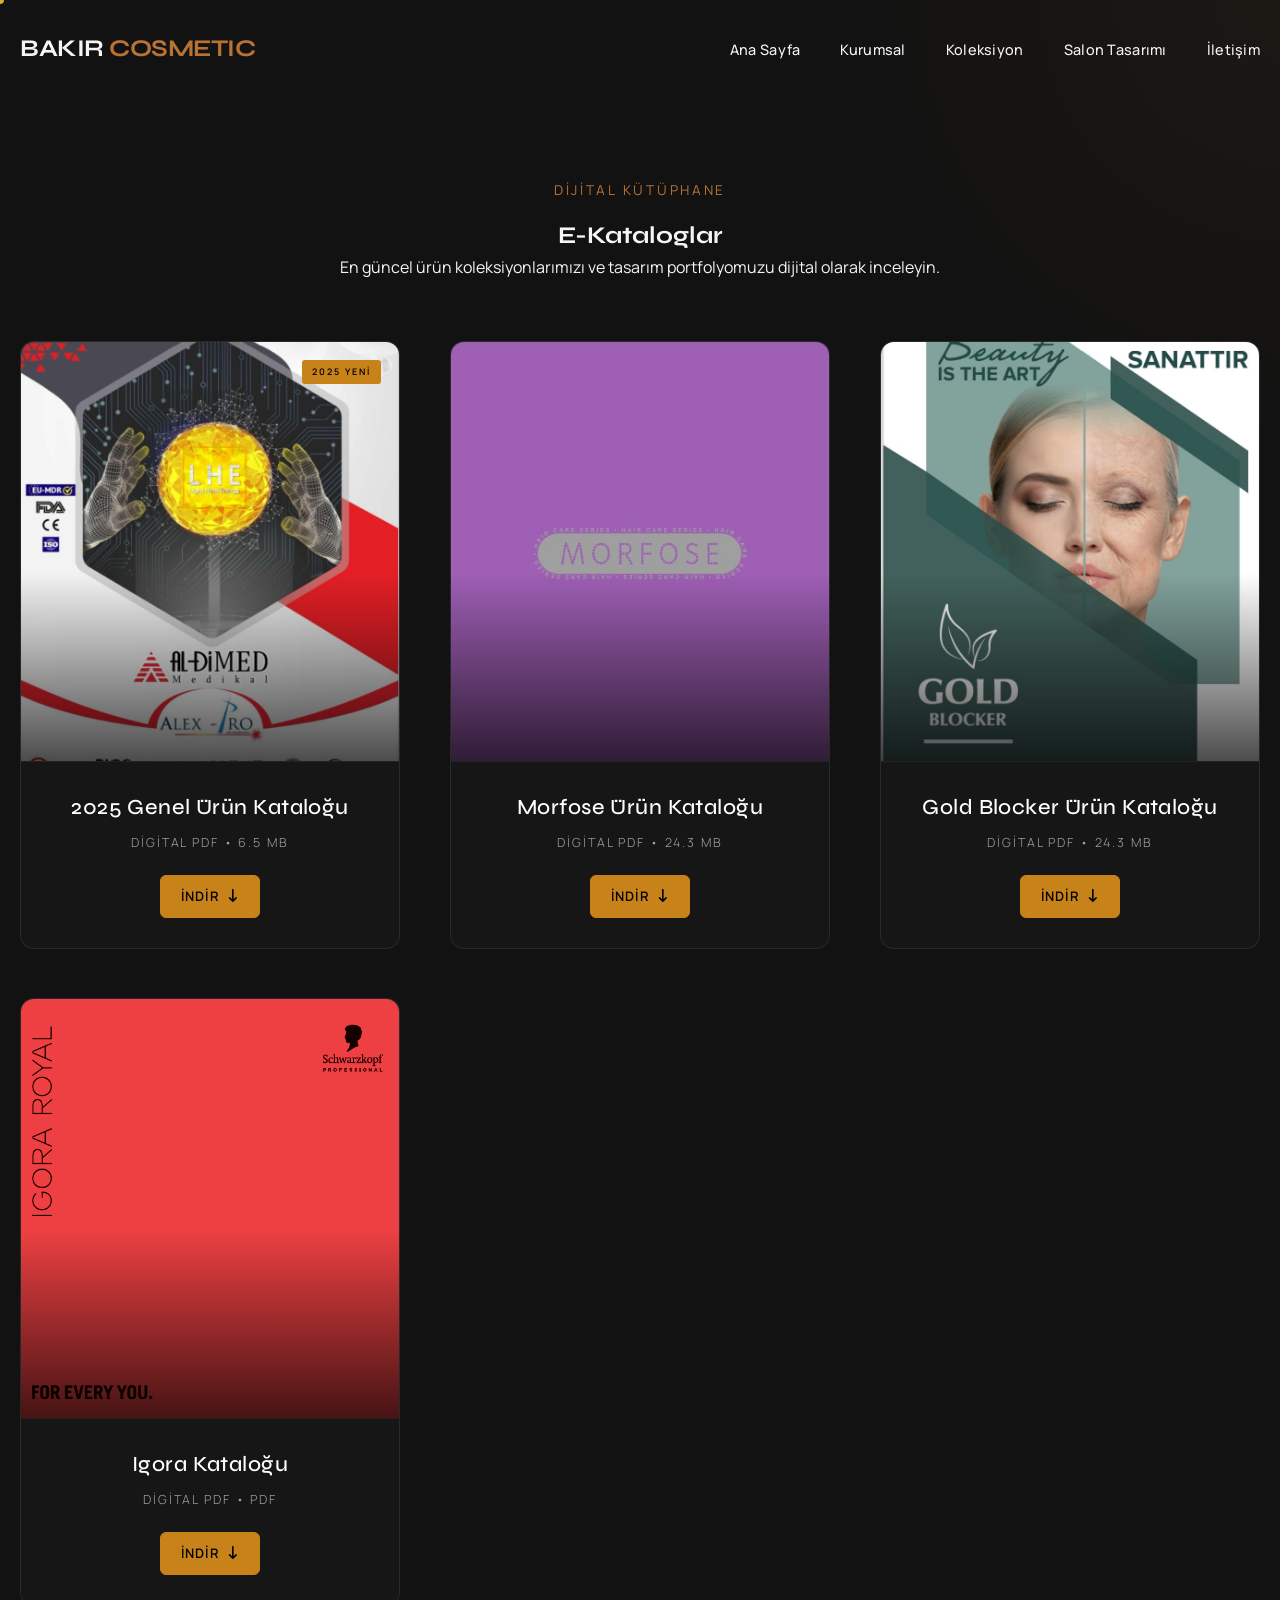
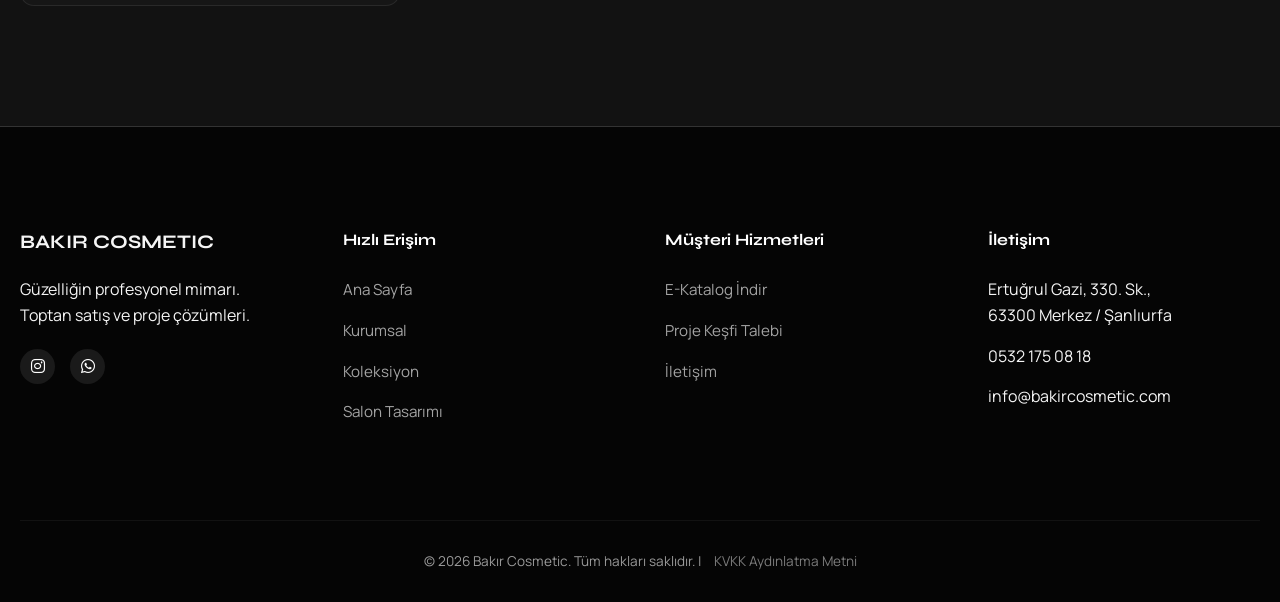
<file: catalogs.html>
<!DOCTYPE html>
<html lang="tr">

<head>
    <meta charset="UTF-8">
    <meta name="viewport" content="width=device-width, initial-scale=1.0">
    <title>Kataloglar | Bakır Cosmetic</title>
    <meta name="description"
        content="En yeni ürün kataloglarımızı inceleyin ve indirin. Profesyonel kuaför ekipmanları ve kozmetik ürünleri.">
    <link rel="stylesheet" href="assets/css/fonts.css?v=1">
    <link rel="stylesheet" href="assets/css/fontawesome.min.css?v=2">


    <link rel="stylesheet" href="style.css?v=43">
    <link rel="stylesheet" href="mobile.css?v=40" media="screen and (max-width: 768px)">
    <link rel="icon" type="image/png" href="assets/images/logoo2.png">
    <link rel="stylesheet" href="assets/css/catalogs.css?v=1">
</head>

<body>

    <a class="skip-link" href="#main-content">Ana içeriğe geç</a>

    <div class="cursor-dot"></div>
    <div class="cursor-outline"></div>

    <header class="header">
        <div class="container header-inner">
            <a href="index.html" class="logo">BAKIR <span class="text-copper">COSMETIC</span></a>
            <nav class="desktop-nav">
                <a href="index.html">Ana Sayfa</a>
                <a href="about.html">Kurumsal</a>
                <a href="products.html">Koleksiyon</a>
                <a href="studio.html">Salon Tasarımı</a>
                <a href="contact.html">İletişim</a>
            </nav>
            <button class="burger-menu" type="button" aria-label="Menüyü aç" aria-expanded="false" aria-controls="mobile-menu-overlay"><span></span><span></span></button>
        </div>
    </header>

    <div class="mobile-menu-overlay" id="mobile-menu-overlay" aria-hidden="true">
        <nav class="mobile-nav">
            <a href="index.html">Ana Sayfa</a>
            <a href="about.html">Kurumsal</a>
            <a href="products.html">Koleksiyon</a>
            <a href="studio.html">Salon Tasarımı</a>
            <a href="contact.html">İletişim</a>
            <a href="catalogs.html" class="mobile-cta">E-Kataloglar</a>
        </nav>
    </div>

    <!-- ── ANA İÇERİK ── -->
    <main id="main-content">
    <section class="catalogs-section">
        <div class="container">
            <div class="section-header center-text">
                <span class="label">DİJİTAL KÜTÜPHANE</span>
                <h1>E-Kataloglar</h1>
                <p>En güncel ürün koleksiyonlarımızı ve tasarım portfolyomuzu dijital olarak inceleyin.</p>
            </div>

            <div class="catalogs-grid">

                <!-- Kart 1 -->
                <div class="catalog-card reveal-card">
                    <div class="catalog-spotlight"></div>
                    <span class="catalog-badge">2025 YENİ</span>
                    <div class="catalog-preview">
                        <img loading="lazy" decoding="async"  src="assets/catalogs/aldimed.jpeg" alt="2025 Genel Ürün Kataloğu">
                        <div class="catalog-hover-overlay">
                            <span>Kataloğu İncele →</span>
                        </div>
                    </div>
                    <div class="catalog-info">
                        <div>
                            <h3 class="catalog-title">2025 Genel Ürün Kataloğu</h3>
                            <p class="catalog-meta">Digital PDF • 6.5 MB</p>
                        </div>
                        <div class="catalog-actions">

                            <a href="assets/catalogs/final katalog v2_compressed.pdf" download
                                class="btn-elegant primary download-btn">
                                İndir <i class="fa-solid fa-arrow-down-long"></i>
                            </a>
                        </div>
                    </div>
                </div>

                <!-- Kart 2 -->
                <div class="catalog-card reveal-card">
                    <div class="catalog-spotlight"></div>
                    <div class="catalog-preview">
                        <img loading="lazy" decoding="async"  src="assets/catalogs/morfose.jpg" alt="Morfose Ürün Kataloğu">
                        <div class="catalog-hover-overlay">
                            <span>Kataloğu İncele →</span>
                        </div>
                    </div>
                    <div class="catalog-info">
                        <div>
                            <h3 class="catalog-title">Morfose Ürün Kataloğu</h3>
                            <p class="catalog-meta">Digital PDF • 24.3 MB</p>
                        </div>
                        <div class="catalog-actions">
                            <a href="assets/catalogs/Morfose_Catalog.pdf" download
                                class="btn-elegant primary download-btn">
                                İndir <i class="fa-solid fa-arrow-down-long"></i>
                            </a>
                        </div>
                    </div>
                </div>

                <!-- Kart 3 -->
                <div class="catalog-card reveal-card">
                    <div class="catalog-spotlight"></div>
                    <div class="catalog-preview">
                        <img loading="lazy" decoding="async"  src="assets/catalogs/goldblocker.jpeg" alt="Gold Blocker Ürün Kataloğu">
                        <div class="catalog-hover-overlay">
                            <span>Kataloğu İncele →</span>
                        </div>
                    </div>
                    <div class="catalog-info">
                        <div>
                            <h3 class="catalog-title">Gold Blocker Ürün Kataloğu</h3>
                            <p class="catalog-meta">Digital PDF • 24.3 MB</p>
                        </div>
                        <div class="catalog-actions">
                            <a href="assets/catalogs/goldblocker.pdf" download class="btn-elegant primary download-btn">
                                İndir <i class="fa-solid fa-arrow-down-long"></i>
                            </a>
                        </div>
                    </div>
                </div>

                <!-- Kart 4 -->
                <div class="catalog-card reveal-card">
                    <div class="catalog-spotlight"></div>
                    <div class="catalog-preview">
                        <img loading="lazy" decoding="async"  src="assets/catalogs/igoraKtg.png" alt="Igora Katalog Kapak">
                        <div class="catalog-hover-overlay">
                            <span>Kataloğu İncele →</span>
                        </div>
                    </div>
                    <div class="catalog-info">
                        <div>
                            <h3 class="catalog-title">Igora Kataloğu</h3>
                            <p class="catalog-meta">Digital PDF • PDF</p>
                        </div>
                        <div class="catalog-actions">
                            <a href="assets/catalogs/igoraKatalog.pdf" download class="btn-elegant primary download-btn">
                                İndir <i class="fa-solid fa-arrow-down-long"></i>
                            </a>
                        </div>
                    </div>
                </div>

            </div>
        </div>
    </section>

    </main>

    <footer id="contact" class="footer">
        <div class="container">
            <div class="footer-grid">
                <div class="footer-col brand-col">
                    <a href="index.html" class="footer-logo">BAKIR COSMETIC</a>
                    <p>Güzelliğin profesyonel mimarı. Toptan satış ve proje çözümleri.</p>
                    <div class="socials">
                        <a href="https://www.instagram.com/bakircozmetic/" target="_blank" rel="noopener noreferrer" aria-label="Bakır Cosmetic Instagram hesabı"><i class="fa-brands fa-instagram"></i></a>
                        <a href="https://wa.me/905321750818" target="_blank" rel="noopener noreferrer" aria-label="Bakır Cosmetic WhatsApp hattı"><i class="fa-brands fa-whatsapp"></i></a>
                    </div>
                </div>
                <div class="footer-col">
                    <h4>Hızlı Erişim</h4>
                    <ul>
                        <li><a href="index.html">Ana Sayfa</a></li>
                        <li><a href="about.html">Kurumsal</a></li>
                        <li><a href="products.html">Koleksiyon</a></li>
                        <li><a href="studio.html">Salon Tasarımı</a></li>
                    </ul>
                </div>
                <div class="footer-col">
                    <h4>Müşteri Hizmetleri</h4>
                    <ul>
                        <li><a href="catalogs.html">E-Katalog İndir</a></li>
                        <li><a href="https://wa.me/905321750818?text=Merhaba%2C%20salon%20tasar%C4%B1m%C4%B1%20ve%20ke%C5%9Fif%20hizmeti%20hakk%C4%B1nda%20bilgi%20almak%20istiyorum." target="_blank" rel="noopener noreferrer" aria-label="Proje keşfi için WhatsApp'tan yazın">Proje Keşfi Talebi</a></li>
                        <li><a href="contact.html">İletişim</a></li>
                    </ul>
                </div>
                <div class="footer-col">
                    <h4>İletişim</h4>
                    <ul>
                        <li>Ertuğrul Gazi, 330. Sk.,<br>63300 Merkez / Şanlıurfa</li>
                        <li>0532 175 08 18</li>
                        <li>info@bakircosmetic.com</li>
                    </ul>
                </div>
            </div>
            <div class="footer-bottom">
                <p>&copy; 2026 Bakır Cosmetic. Tüm hakları saklıdır. | <a href="#kvkk-modal" class="open-kvkk-modal">KVKK Aydınlatma Metni</a></p>
            </div>
        </div>
    </footer>

    <script src="cursor.js?v=2"></script>
    <script src="main.js?v=20"></script>
    <script src="assets/js/catalogs.js?v=1"></script>
    <script src="privacy-modal.js?v=2"></script>
</body>
</html>
</file>
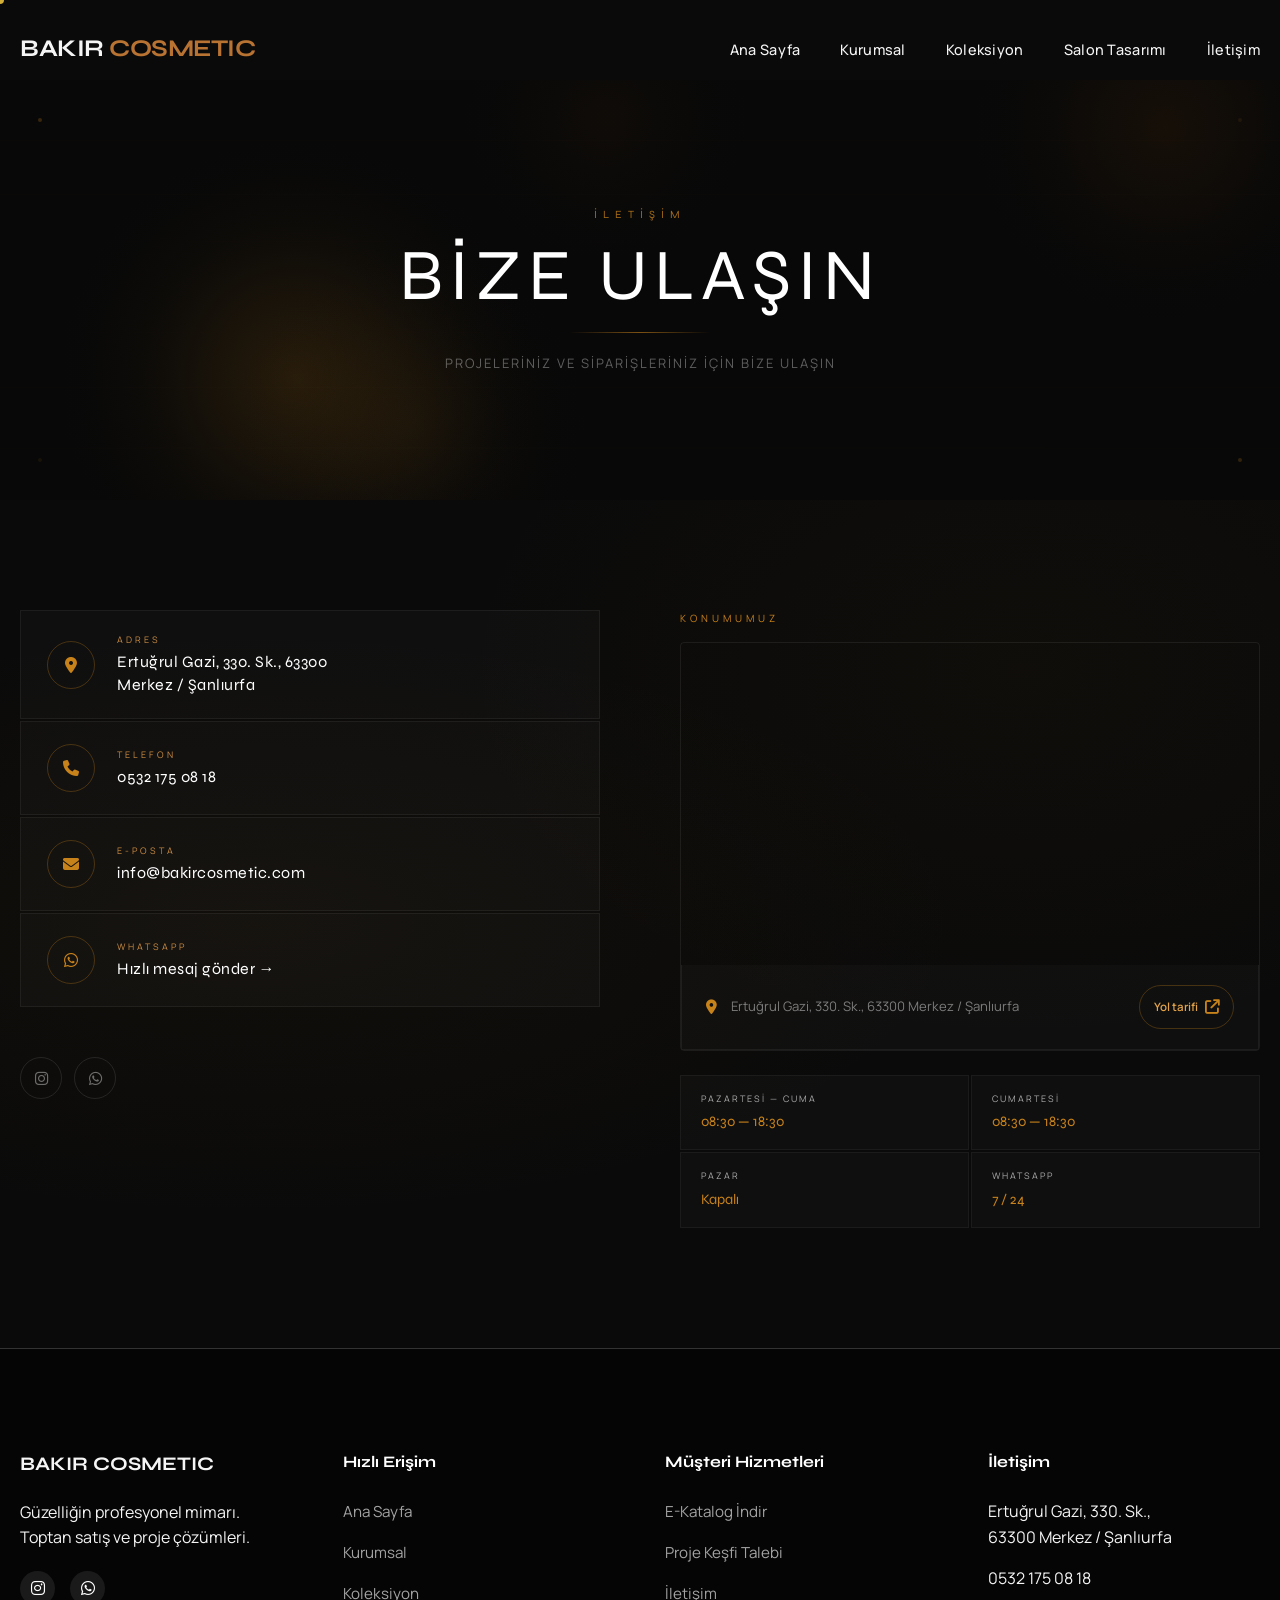
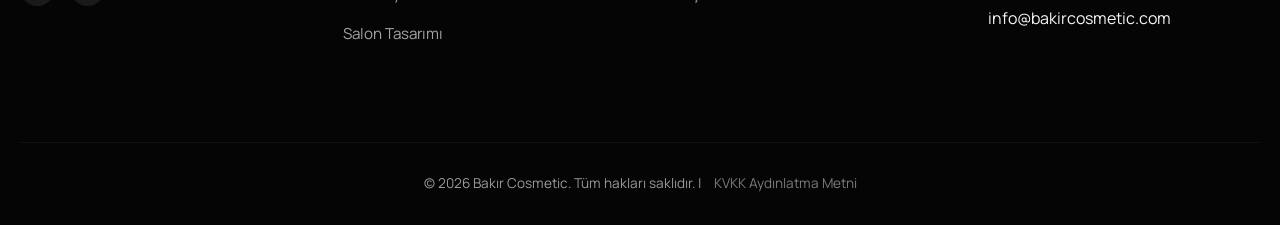
<file: contact.html>
<!DOCTYPE html>
<html lang="tr">

<head>
    <meta charset="UTF-8">
    <meta name="viewport" content="width=device-width, initial-scale=1.0">
    <title>İletişim | Bakır Cosmetic</title>
    <meta name="description" content="Bakır Cosmetic mağaza adresi, telefon, WhatsApp, çalışma saatleri ve iletişim bilgileri.">
    <link rel="stylesheet" href="assets/css/fonts.css?v=1">
    <link rel="stylesheet" href="assets/css/fontawesome.min.css?v=2">

    <link rel="stylesheet" href="style.css?v=43">
    <link rel="stylesheet" href="mobile.css?v=40" media="screen and (max-width: 768px)">
    <link rel="icon" type="image/png" href="assets/images/logoo2.png">
    <link rel="stylesheet" href="assets/css/contact.css?v=6">
</head>

<body>

    <a class="skip-link" href="#main-content">Ana içeriğe geç</a>

    <div class="cursor-dot"></div>
    <div class="cursor-outline"></div>

    <header class="header">
        <div class="container header-inner">
            <a href="index.html" class="logo">BAKIR <span class="text-copper">COSMETIC</span></a>
            <nav class="desktop-nav">
                <a href="index.html">Ana Sayfa</a>
                <a href="about.html">Kurumsal</a>
                <a href="products.html">Koleksiyon</a>
                <a href="studio.html">Salon Tasarımı</a>
                <a href="contact.html" class="active-link">İletişim</a>
            </nav>
            <button class="burger-menu" type="button" aria-label="Menüyü aç" aria-expanded="false" aria-controls="mobile-menu-overlay"><span></span><span></span></button>
        </div>
    </header>

    <div class="mobile-menu-overlay" id="mobile-menu-overlay" aria-hidden="true">
        <nav class="mobile-nav">
            <a href="index.html">Ana Sayfa</a>
            <a href="about.html">Kurumsal</a>
            <a href="products.html">Koleksiyon</a>
            <a href="studio.html">Salon Tasarımı</a>
            <a href="contact.html">İletişim</a>
            <a href="catalogs.html" class="mobile-cta">E-Kataloglar</a>
        </nav>
    </div>

    <main id="main-content">
    <!-- Animated Gradient Hero -->
    <section class="gradient-hero">
        <canvas id="hero-canvas"></canvas>
        <div class="hero-content">
            <span class="hero-label">İletişim</span>
            <h1 class="hero-title">BİZE ULAŞIN</h1>
            <div class="hero-line"></div>
            <p class="hero-sub">Projeleriniz ve siparişleriniz için bize ulaşın</p>
        </div>
    </section>

    <!-- ── ANA İÇERİK ── -->
    <section class="contact-section">
        <div class="container">
            <div class="contact-grid">

                <!-- SOL: BİLGİ + FORM -->
                <div class="contact-left">

                    <!-- İletişim bilgi kartları -->
                    <div class="info-cards">

                        <div class="info-card">
                            <div class="info-icon"><i class="fa-solid fa-location-dot"></i></div>
                            <div class="info-text">
                                <span class="info-label">Adres</span>
                                <h3>Ertuğrul Gazi, 330. Sk., 63300<br>Merkez / Şanlıurfa</h3>
                            </div>
                        </div>

                        <div class="info-card">
                            <div class="info-icon"><i class="fa-solid fa-phone"></i></div>
                            <div class="info-text">
                                <span class="info-label">Telefon</span>
                                <h3><a href="tel:+905321750818">0532 175 08 18</a></h3>
                            </div>
                        </div>

                        <div class="info-card">
                            <div class="info-icon"><i class="fa-solid fa-envelope"></i></div>
                            <div class="info-text">
                                <span class="info-label">E-Posta</span>
                                <h3><a href="mailto:info@bakircosmetic.com">info@bakircosmetic.com</a></h3>
                            </div>
                        </div>

                        <div class="info-card">
                            <div class="info-icon"><i class="fa-brands fa-whatsapp"></i></div>
                            <div class="info-text">
                                <span class="info-label">WhatsApp</span>
                                <h3><a href="https://wa.me/905321750818" target="_blank" rel="noopener noreferrer" aria-label="Bakır Cosmetic WhatsApp hattı">Hızlı mesaj gönder →</a></h3>
                            </div>
                        </div>

                    </div>

                    <!-- Sosyal medya -->
                    <div class="contact-socials">
                        <a href="https://www.instagram.com/bakircozmetic/" target="_blank" rel="noopener noreferrer" class="social-btn" aria-label="Bakır Cosmetic Instagram hesabı">
                            <i class="fa-brands fa-instagram"></i>
                        </a>
                        <a href="https://wa.me/905321750818" target="_blank" rel="noopener noreferrer" class="social-btn" aria-label="Bakır Cosmetic WhatsApp hattı">
                            <i class="fa-brands fa-whatsapp"></i>
                        </a>
                    </div>

                    </div>

                <!-- SAĞ: HARİTA + SAATLER -->
                <div class="contact-right">

                    <span class="map-label">Konumumuz</span>

                    <div class="map-wrap">
                        <iframe
                            title="Bakır Cosmetic Şanlıurfa mağaza konumu"
                            src="https://www.google.com/maps?q=Ertuğrul+Gazi,+330.+Sk.,+63300+Haliliye/Şanlıurfa&amp;z=16&amp;output=embed"
                            allowfullscreen loading="eager" referrerpolicy="no-referrer-when-downgrade">
                        </iframe>
                        <div class="map-address">
                            <i class="fa-solid fa-location-dot"></i>
                            <p>Ertuğrul Gazi, 330. Sk., 63300 Merkez / Şanlıurfa</p>
                            <a class="map-directions" href="https://www.google.com/maps/search/?api=1&amp;query=Ertuğrul+Gazi,+330.+Sk.,+63300+Haliliye/Şanlıurfa" target="_blank" rel="noopener noreferrer">Yol tarifi <i class="fa-solid fa-arrow-up-right-from-square" aria-hidden="true"></i></a>
                        </div>
                    </div>

                    <!-- Çalışma saatleri -->
                    <div class="hours-grid">
                        <div class="hour-item">
                            <div class="hour-day">Pazartesi — Cuma</div>
                            <div class="hour-time">08:30 — 18:30</div>
                        </div>
                        <div class="hour-item">
                            <div class="hour-day">Cumartesi</div>
                            <div class="hour-time">08:30 — 18:30</div>
                        </div>
                        <div class="hour-item">
                            <div class="hour-day">Pazar</div>
                            <div class="hour-time">Kapalı</div>
                        </div>
                        <div class="hour-item">
                            <div class="hour-day">WhatsApp</div>
                            <div class="hour-time">7 / 24</div>
                        </div>
                    </div>

                </div>

            </div>
        </div>
    </section>

    </main>

    <!-- Footer -->
    <footer id="contact" class="footer">
        <div class="container">
            <div class="footer-grid">
                <div class="footer-col brand-col">
                    <a href="index.html" class="footer-logo">BAKIR COSMETIC</a>
                    <p>Güzelliğin profesyonel mimarı. Toptan satış ve proje çözümleri.</p>
                    <div class="socials">
                        <a href="https://www.instagram.com/bakircozmetic/" target="_blank" rel="noopener noreferrer" aria-label="Bakır Cosmetic Instagram hesabı"><i class="fa-brands fa-instagram"></i></a>
                        <a href="https://wa.me/905321750818" target="_blank" rel="noopener noreferrer" aria-label="Bakır Cosmetic WhatsApp hattı"><i class="fa-brands fa-whatsapp"></i></a>
                    </div>
                </div>
                <div class="footer-col">
                    <h4>Hızlı Erişim</h4>
                    <ul>
                        <li><a href="index.html">Ana Sayfa</a></li>
                        <li><a href="about.html">Kurumsal</a></li>
                        <li><a href="products.html">Koleksiyon</a></li>
                        <li><a href="studio.html">Salon Tasarımı</a></li>
                    </ul>
                </div>
                <div class="footer-col">
                    <h4>Müşteri Hizmetleri</h4>
                    <ul>
                        <li><a href="catalogs.html">E-Katalog İndir</a></li>
                        <li><a href="https://wa.me/905321750818?text=Merhaba%2C%20salon%20tasar%C4%B1m%C4%B1%20ve%20ke%C5%9Fif%20hizmeti%20hakk%C4%B1nda%20bilgi%20almak%20istiyorum." target="_blank" rel="noopener noreferrer" aria-label="Proje keşfi için WhatsApp'tan yazın">Proje Keşfi Talebi</a></li>
                        <li><a href="contact.html">İletişim</a></li>
                    </ul>
                </div>
                <div class="footer-col">
                    <h4>İletişim</h4>
                    <ul>
                        <li>Ertuğrul Gazi, 330. Sk.,<br>63300 Merkez / Şanlıurfa</li>
                        <li>0532 175 08 18</li>
                        <li>info@bakircosmetic.com</li>
                    </ul>
                </div>
            </div>
            <div class="footer-bottom">
                <p>&copy; 2026 Bakır Cosmetic. Tüm hakları saklıdır. | <a href="#kvkk-modal" class="open-kvkk-modal">KVKK Aydınlatma Metni</a></p>
            </div>
        </div>
    </footer>

    <script src="cursor.js?v=2"></script>
    <script src="main.js?v=20"></script>
    <script src="assets/js/contact.js?v=1"></script>
    <script src="privacy-modal.js?v=2"></script>
</body>
</html>
</file>
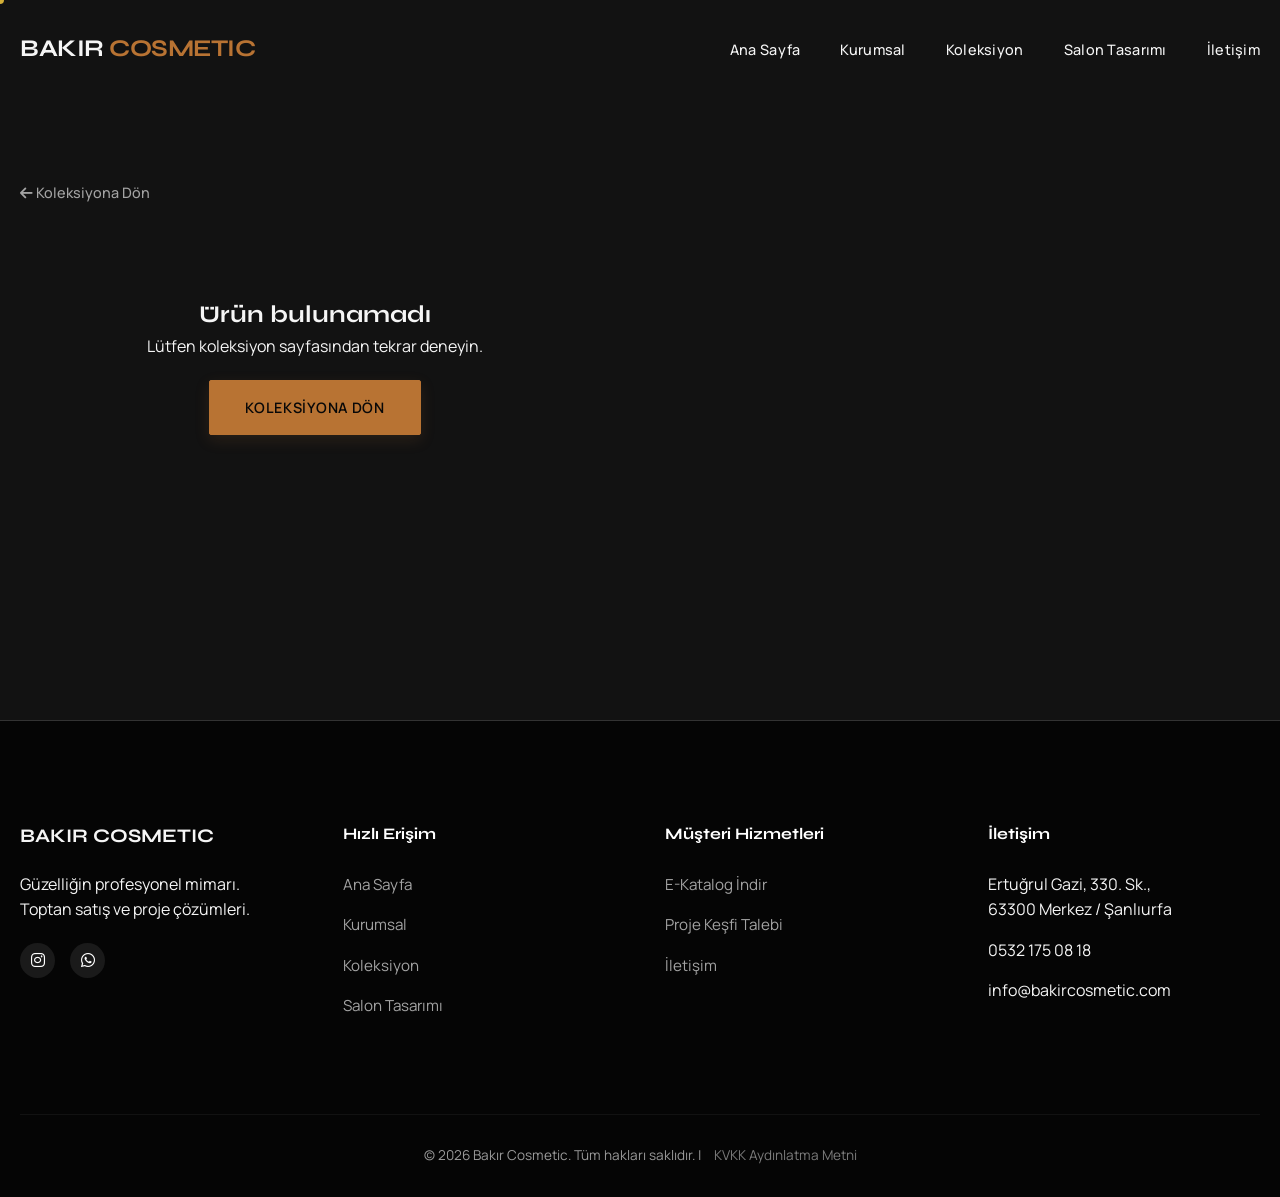
<file: product-detail.html>
<!DOCTYPE html>
<html lang="tr">

<head>
    <meta charset="UTF-8">
    <meta name="viewport" content="width=device-width, initial-scale=1.0">
    <meta name="referrer" content="no-referrer">
    <title>Ürün Detayı | Bakır Cosmetic</title>
    <meta name="description" content="Profesyonel kuaför ürünleri.">

    <!-- Fonts & CSS -->
    <link rel="stylesheet" href="assets/css/fonts.css?v=1">
    <link rel="stylesheet" href="assets/css/fontawesome.min.css?v=2">

    <link rel="stylesheet" href="style.css?v=43">
    <link rel="stylesheet" href="mobile.css?v=40" media="screen and (max-width: 768px)">
    <link rel="icon" type="image/png" href="assets/images/logoo2.png">
</head>

<body>

    <a class="skip-link" href="#main-content">Ana içeriğe geç</a>

    <!-- Custom Cursor -->
    <div class="cursor-dot"></div>
    <div class="cursor-outline"></div>

    <!-- Header (Same as Index) -->
    <header class="header">
        <div class="container header-inner">
            <a href="index.html" class="logo">
                BAKIR <span class="text-copper">COSMETIC</span>
            </a>

            <nav class="desktop-nav">
                <a href="index.html">Ana Sayfa</a>
                <a href="about.html">Kurumsal</a>
                <a href="products.html">Koleksiyon</a>
                <a href="studio.html">Salon Tasarımı</a>
                <a href="contact.html">İletişim</a>

            </nav>

            <button class="burger-menu" type="button" aria-label="Menüyü aç" aria-expanded="false" aria-controls="mobile-menu-overlay">
                <span></span>
                <span></span>
            </button>
        </div>
    </header>

    <!-- Mobile Menu Overlay -->
    <div class="mobile-menu-overlay" id="mobile-menu-overlay" aria-hidden="true">
        <nav class="mobile-nav">
            <a href="index.html">Ana Sayfa</a>
            <a href="about.html">Kurumsal</a>
            <a href="products.html">Koleksiyon</a>
            <a href="studio.html">Salon Tasarımı</a>
            <a href="contact.html">İletişim</a>
            <a href="catalogs.html" class="mobile-cta">E-Kataloglar</a>
        </nav>
    </div>

    <!-- Product Detail Section -->
    <main id="main-content">
    <section class="product-detail-section">
        <div class="container">
            <div class="breadcrumb">
                <a href="products.html"><i class="fa-solid fa-arrow-left"></i> Koleksiyona Dön</a>
            </div>

            <div class="detail-grid" id="product-detail-container">
                <!-- Product Details will be injected here via JS -->
                <div class="loading-skeleton" style="width: 100%; height: 500px;"></div>
            </div>
        </div>
    </section>

    </main>

    <!-- Footer -->
    <footer id="contact" class="footer">
        <div class="container">
            <div class="footer-grid">
                <div class="footer-col brand-col">
                    <a href="index.html" class="footer-logo">BAKIR COSMETIC</a>
                    <p>Güzelliğin profesyonel mimarı. Toptan satış ve proje çözümleri.</p>
                    <div class="socials">
                        <a href="https://www.instagram.com/bakircozmetic/" target="_blank" rel="noopener noreferrer" aria-label="Bakır Cosmetic Instagram hesabı"><i class="fa-brands fa-instagram"></i></a>
                        <a href="https://wa.me/905321750818" target="_blank" rel="noopener noreferrer" aria-label="Bakır Cosmetic WhatsApp hattı"><i class="fa-brands fa-whatsapp"></i></a>
                    </div>
                </div>
                <div class="footer-col">
                    <h4>Hızlı Erişim</h4>
                    <ul>
                        <li><a href="index.html">Ana Sayfa</a></li>
                        <li><a href="about.html">Kurumsal</a></li>
                        <li><a href="products.html">Koleksiyon</a></li>
                        <li><a href="studio.html">Salon Tasarımı</a></li>
                    </ul>
                </div>
                <div class="footer-col">
                    <h4>Müşteri Hizmetleri</h4>
                    <ul>
                        <li><a href="catalogs.html">E-Katalog İndir</a></li>
                        <li><a href="https://wa.me/905321750818?text=Merhaba%2C%20salon%20tasar%C4%B1m%C4%B1%20ve%20ke%C5%9Fif%20hizmeti%20hakk%C4%B1nda%20bilgi%20almak%20istiyorum." target="_blank" rel="noopener noreferrer" aria-label="Proje keşfi için WhatsApp'tan yazın">Proje Keşfi Talebi</a></li>
                        <li><a href="contact.html">İletişim</a></li>
                    </ul>
                </div>
                <div class="footer-col">
                    <h4>İletişim</h4>
                    <ul>
                        <li>Ertuğrul Gazi, 330. Sk.,<br>63300 Merkez / Şanlıurfa</li>
                        <li>0532 175 08 18</li>
                        <li>info@bakircosmetic.com</li>
                    </ul>
                </div>
            </div>
            <div class="footer-bottom">
                <p>&copy; 2026 Bakır Cosmetic. Tüm hakları saklıdır. | <a href="#kvkk-modal" class="open-kvkk-modal">KVKK Aydınlatma Metni</a></p>
            </div>
        </div>
    </footer>

    <!-- Scripts -->
    <script src="data/products_db.js?v=4"></script>
    <script src="cursor.js?v=2"></script>
    <script src="main.js?v=20"></script>
    <script src="privacy-modal.js?v=2"></script>
</body>
</html>
</file>
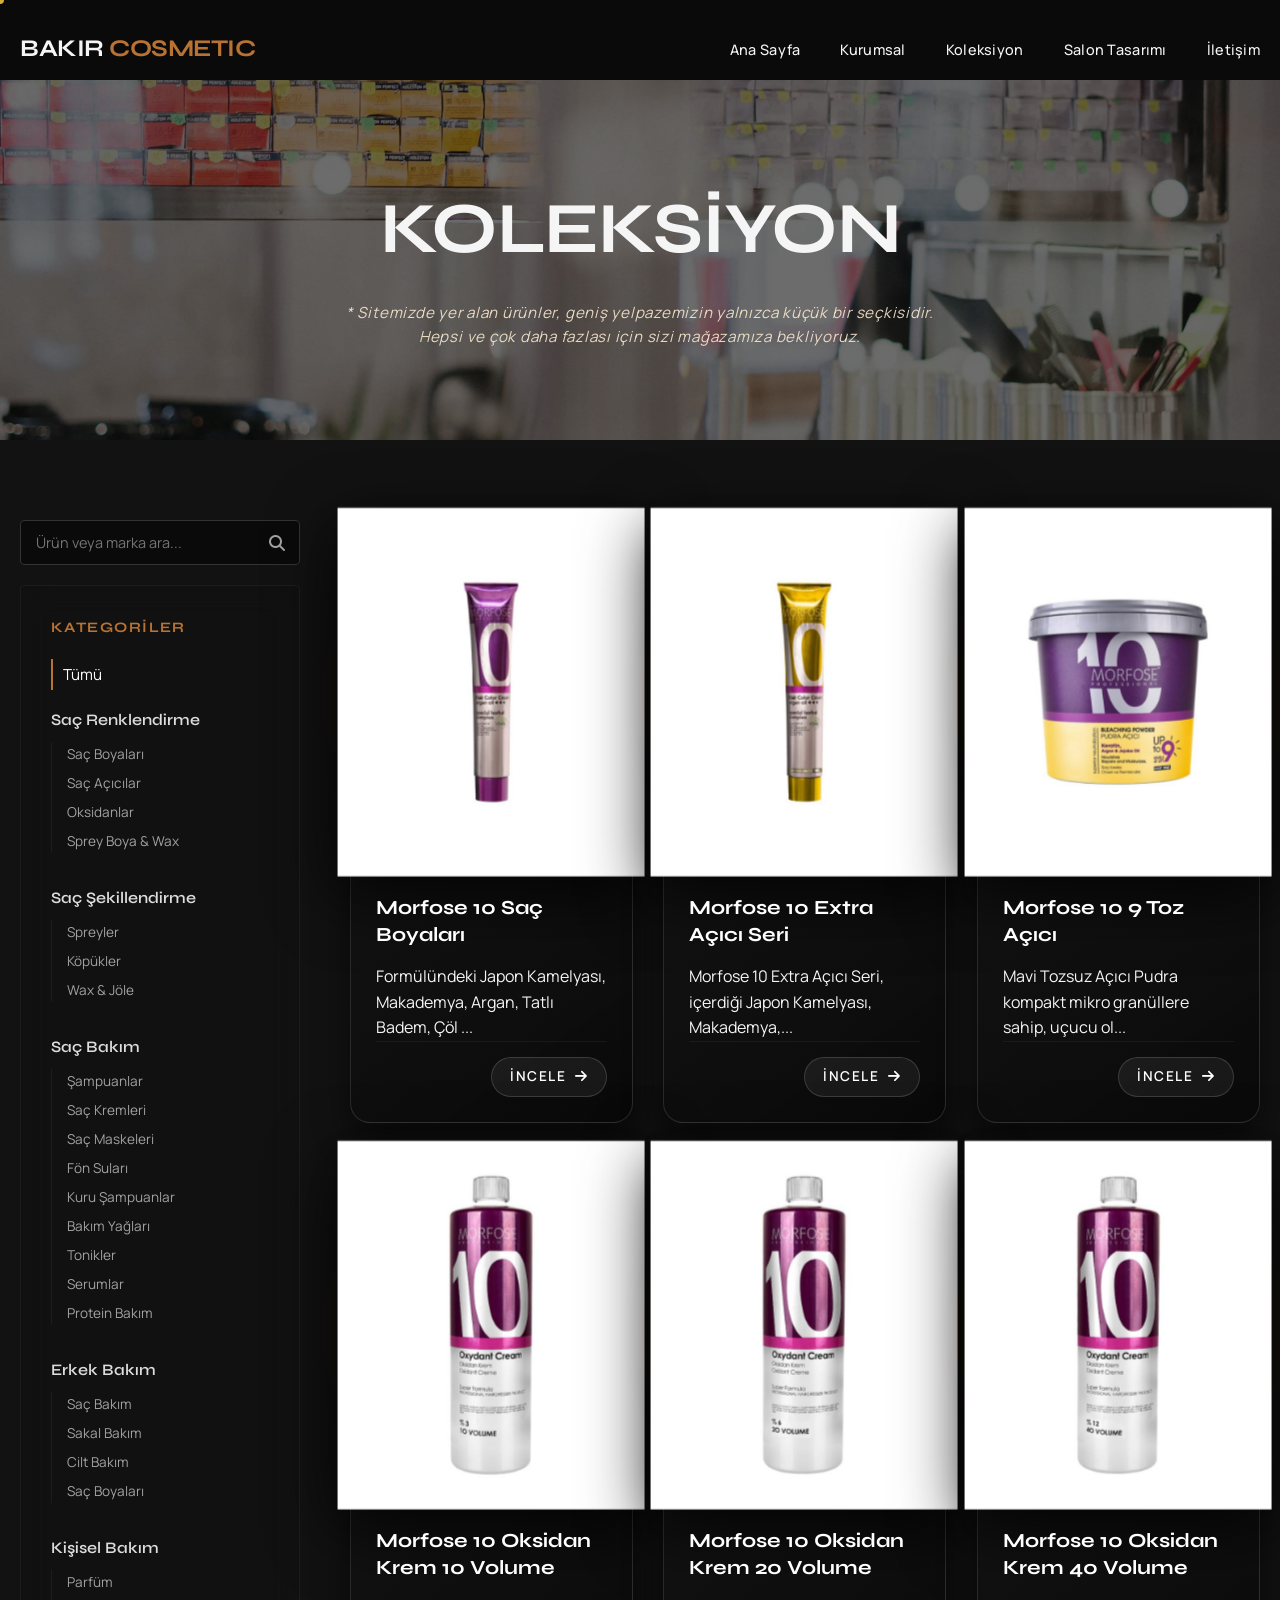
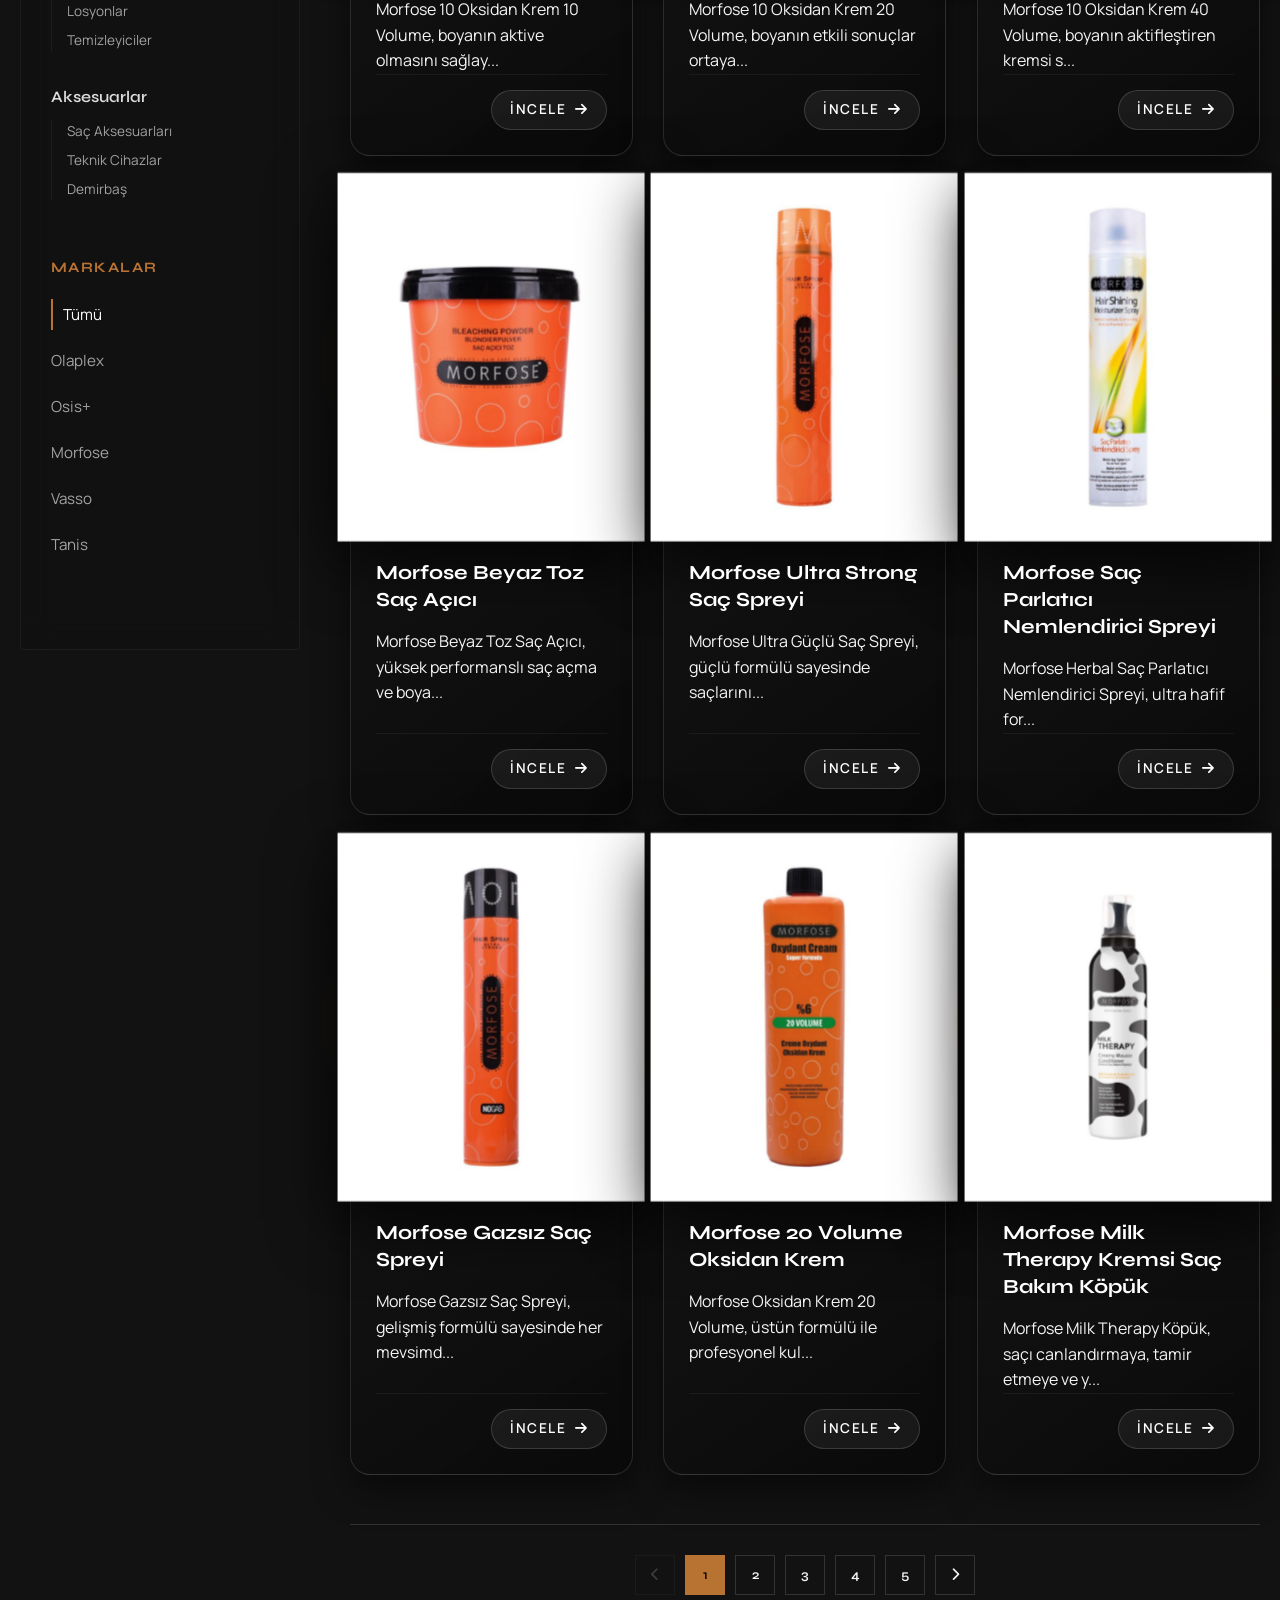
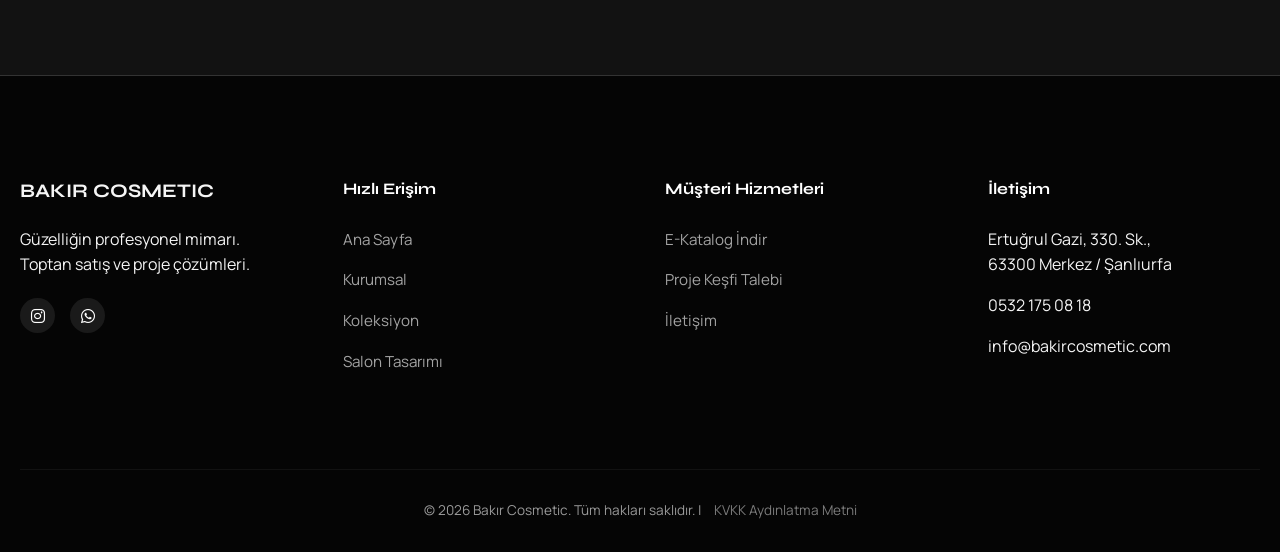
<file: products.html>
<!DOCTYPE html>
<html lang="tr">

<head>
    <meta charset="UTF-8">
    <meta name="viewport" content="width=device-width, initial-scale=1.0">
    <meta name="referrer" content="no-referrer">
    <title>Koleksiyonlar | Bakır Cosmetic</title>
    <meta name="description" content="Profesyonel kuaför ürünleri kataloğu. Boya, bakım ve teknik ekipmanlar.">

    <!-- Fonts & CSS -->
    <link rel="stylesheet" href="assets/css/fonts.css?v=1">
    <link rel="stylesheet" href="assets/css/fontawesome.min.css?v=2">

    <link rel="stylesheet" href="style.css?v=43">
    <link rel="stylesheet" href="mobile.css?v=40" media="screen and (max-width: 768px)">
    <link rel="icon" type="image/png" href="assets/images/logoo2.png">
</head>

<body>

    <a class="skip-link" href="#main-content">Ana içeriğe geç</a>

    <!-- Custom Cursor -->
    <div class="cursor-dot"></div>
    <div class="cursor-outline"></div>

    <!-- Header (Same as Index) -->
    <header class="header">
        <div class="container header-inner">
            <a href="index.html" class="logo">
                BAKIR <span class="text-copper">COSMETIC</span>
            </a>

            <nav class="desktop-nav">
                <a href="index.html">Ana Sayfa</a>
                <a href="about.html">Kurumsal</a>
                <a href="products.html" class="active-link">Koleksiyon</a>
                <a href="studio.html">Salon Tasarımı</a>
                <a href="contact.html">İletişim</a>

            </nav>

            <button class="burger-menu" type="button" aria-label="Menüyü aç" aria-expanded="false" aria-controls="mobile-menu-overlay">
                <span></span>
                <span></span>
            </button>
        </div>
    </header>

    <!-- Mobile Menu Overlay -->
    <div class="mobile-menu-overlay" id="mobile-menu-overlay" aria-hidden="true">
        <nav class="mobile-nav">
            <a href="index.html">Ana Sayfa</a>
            <a href="about.html">Kurumsal</a>
            <a href="products.html">Koleksiyon</a>
            <a href="studio.html">Salon Tasarımı</a>
            <a href="contact.html">İletişim</a>
            <a href="catalogs.html" class="mobile-cta">E-Kataloglar</a>
        </nav>
    </div>

    <main id="main-content">
    <!-- Page Header (Salon Noir Cinematic Luxury) -->
    <section class="page-header collection-hero">
        <div class="header-bg">
            <img loading="lazy" decoding="async"  src="assets/images/products-header.webp" alt="Koleksiyon">
            <div class="overlay luxury-overlay"></div>
        </div>
        <div class="container hero-content-center">
            <h1>KOLEKSİYON</h1>
            <p style="margin-top: 15px; font-size: 0.95rem; color: var(--color-champagne); font-style: italic; letter-spacing: 0.05em; opacity: 0.9;">
                * Sitemizde yer alan ürünler, geniş yelpazemizin yalnızca küçük bir seçkisidir. Hepsi ve çok daha fazlası için sizi mağazamıza bekliyoruz.
            </p>
        </div>
    </section>

    <!-- Main Content Area -->
    <section class="catalog-section">
        <div class="container layout-grid">

            <!-- Mobile Filter Toggle -->
            <button class="filter-toggle-btn" id="filter-toggle" type="button" aria-expanded="false" aria-controls="product-sidebar">
                <i class="fa-solid fa-filter" aria-hidden="true"></i> FİLTRELE / KATEGORİLER
            </button>

            <!-- Sidebar Filters -->
            <div class="sidebar-container">
                <!-- Search Input -->
                <div class="search-box">
                    <label class="sr-only" for="product-search">Ürün veya marka ara</label>
                    <input type="search" id="product-search" name="q" aria-label="Ürün veya marka ara" autocomplete="off" placeholder="Ürün veya marka ara...">
                    <i class="fa-solid fa-search"></i>
                </div>

                <aside class="sidebar" id="product-sidebar" aria-label="Ürün filtreleri">
                    <button class="close-sidebar-btn" id="close-sidebar" type="button" aria-label="Filtreleri kapat">
                        <i class="fa-solid fa-times" aria-hidden="true"></i>
                    </button>

                    <div class="filter-group">
                        <h3>KATEGORİLER</h3>
                        <div class="filter-tree" id="category-filters">
                            <!-- All -->
                            <button class="tree-item active" data-filter="all">Tümü</button>

                            <!-- Group: Renklendirme -->
                            <div class="tree-group">
                                <button class="group-header" data-group="color,hair-dye,bleach,oxidant,spray-dye">Saç
                                    Renklendirme</button>
                                <div class="tree-children">
                                    <button data-filter="hair-dye">Saç Boyaları</button>
                                    <button data-filter="bleach">Saç Açıcılar</button>
                                    <button data-filter="oxidant">Oksidanlar</button>
                                    <button data-filter="spray-dye">Sprey Boya & Wax</button>
                                </div>
                            </div>

                            <!-- Group: Şekillendirme -->
                            <div class="tree-group">
                                <button class="group-header" data-group="styling,styling-spray,foam,wax-gel">Saç
                                    Şekillendirme</button>
                                <div class="tree-children">
                                    <button data-filter="styling-spray">Spreyler</button>
                                    <button data-filter="foam">Köpükler</button>
                                    <button data-filter="wax-gel">Wax & Jöle</button>
                                </div>
                            </div>

                            <!-- Group: Bakım -->
                            <div class="tree-group">
                                <button class="group-header"
                                    data-group="care,shampoo,conditioner,mask,blow-dry-water,dry-shampoo,care-oil,tonic,serum,protein-care">Saç
                                    Bakım</button>
                                <div class="tree-children">
                                    <button data-filter="shampoo">Şampuanlar</button>
                                    <button data-filter="conditioner">Saç Kremleri</button>
                                    <button data-filter="mask">Saç Maskeleri</button>
                                    <button data-filter="blow-dry-water">Fön Suları</button>
                                    <button data-filter="dry-shampoo">Kuru Şampuanlar</button>
                                    <button data-filter="care-oil">Bakım Yağları</button>
                                    <button data-filter="tonic">Tonikler</button>
                                    <button data-filter="serum">Serumlar</button>
                                    <button data-filter="protein-care">Protein Bakım</button>
                                </div>
                            </div>

                            <!-- Group: Erkek -->
                            <div class="tree-group">
                                <button class="group-header"
                                    data-group="men-hair-care,beard-care,skin-care,men-hair-dye,men-perfume">Erkek
                                    Bakım</button>
                                <div class="tree-children">
                                    <button data-filter="men-hair-care">Saç Bakım</button>
                                    <button data-filter="beard-care">Sakal Bakım</button>
                                    <button data-filter="skin-care">Cilt Bakım</button>
                                    <button data-filter="men-hair-dye">Saç Boyaları</button>
                                </div>
                            </div>

                            <!-- Group: Kişisel -->
                            <div class="tree-group">
                                <button class="group-header" data-group="perfume,lotion,cleanser">Kişisel Bakım</button>
                                <div class="tree-children">
                                    <button data-filter="perfume">Parfüm</button>
                                    <button data-filter="lotion">Losyonlar</button>
                                    <button data-filter="cleanser">Temizleyiciler</button>
                                </div>
                            </div>

                            <!-- Group: Aksesuarlar -->
                            <div class="tree-group">
                                <button class="group-header"
                                    data-group="tech,furniture,hair-accessories">Aksesuarlar</button>
                                <div class="tree-children">
                                    <button data-filter="hair-accessories">Saç Aksesuarları</button>
                                    <button data-filter="tech">Teknik Cihazlar</button>
                                    <button data-filter="furniture">Demirbaş</button>
                                </div>
                            </div>

                        </div>
                    </div>

                    <div class="filter-group">
                        <h3>MARKALAR</h3>
                        <div class="filter-tree" id="brand-filters">
                            <button class="tree-item active" data-brand="all">Tümü</button>
                            <button class="tree-item" data-brand="Olaplex">Olaplex</button>
                            <button class="tree-item" data-brand="Osis+">Osis+</button>
                            <button class="tree-item" data-brand="Morfose">Morfose</button>
                            <button class="tree-item" data-brand="Vasso">Vasso</button>
                            <button class="tree-item" data-brand="Tanis">Tanis</button>
                            <button class="tree-item" data-brand="Schwarzkopf">Schwarzkopf</button>
                            <button class="tree-item" data-brand="Icolor Naturel">Icolor Naturel</button>
                            <button class="tree-item" data-brand="Bonhair">Bonhair</button>
                            <button class="tree-item" data-brand="Eyüp Sabri Tuncer">Eyüp Sabri Tuncer</button>
                            <button class="tree-item" data-brand="Brazilla Blond">Brazilla Blond</button>
                            <button class="tree-item" data-brand="Daimon">Daimon</button>
                            <button class="tree-item" data-brand="Framesi">Framesi</button>
                            <button class="tree-item" data-brand="Nish Man">Nish Man</button>
                            <button class="tree-item" data-brand="Selective">Selective</button>
                            <button class="tree-item" data-brand="Perfect Shine">Perfect Shine</button>
                            <button class="tree-item" data-brand="X Pro Harmony">X Pro Harmony</button>
                            <button class="tree-item" data-brand="Hush">Hush</button>
                            <button class="tree-item" data-brand="Arcade">Arcade</button>
                            <button class="tree-item" data-brand="Radical">Radical</button>
                            <button class="tree-item" data-brand="Smoothly">Smoothly</button>
                            <button class="tree-item" data-brand="Wella">Wella</button>
                            <button class="tree-item" data-brand="Karseell">Karseell</button>
                            <button class="tree-item" data-brand="Momentum Professional">Momentum Professional</button>
                        </div>
                    </div>
                </aside>
            </div>

            <!-- Product Grid Area -->
            <div class="catalog-content">
                <div class="products-grid-container" id="product-container">
                    <!-- Products will be injected here via JS -->
                    <div class="loading-skeleton"></div>
                    <div class="loading-skeleton"></div>
                    <div class="loading-skeleton"></div>
                </div>

                <!-- Pagination -->
                <nav class="pagination-container" id="pagination-controls" aria-label="Ürün sayfaları">
                    <!-- Buttons injected via JS -->
                </nav>
            </div>

        </div>
    </section>

    </main>

    <!-- Footer -->
    <footer id="contact" class="footer">
        <div class="container">
            <div class="footer-grid">
                <div class="footer-col brand-col">
                    <a href="index.html" class="footer-logo">BAKIR COSMETIC</a>
                    <p>Güzelliğin profesyonel mimarı. Toptan satış ve proje çözümleri.</p>
                    <div class="socials">
                        <a href="https://www.instagram.com/bakircozmetic/" target="_blank" rel="noopener noreferrer" aria-label="Bakır Cosmetic Instagram hesabı"><i class="fa-brands fa-instagram"></i></a>
                        <a href="https://wa.me/905321750818" target="_blank" rel="noopener noreferrer" aria-label="Bakır Cosmetic WhatsApp hattı"><i class="fa-brands fa-whatsapp"></i></a>
                    </div>
                </div>
                <div class="footer-col">
                    <h4>Hızlı Erişim</h4>
                    <ul>
                        <li><a href="index.html">Ana Sayfa</a></li>
                        <li><a href="about.html">Kurumsal</a></li>
                        <li><a href="products.html">Koleksiyon</a></li>
                        <li><a href="studio.html">Salon Tasarımı</a></li>
                    </ul>
                </div>
                <div class="footer-col">
                    <h4>Müşteri Hizmetleri</h4>
                    <ul>
                        <li><a href="catalogs.html">E-Katalog İndir</a></li>
                        <li><a href="https://wa.me/905321750818?text=Merhaba%2C%20salon%20tasar%C4%B1m%C4%B1%20ve%20ke%C5%9Fif%20hizmeti%20hakk%C4%B1nda%20bilgi%20almak%20istiyorum." target="_blank" rel="noopener noreferrer" aria-label="Proje keşfi için WhatsApp'tan yazın">Proje Keşfi Talebi</a></li>
                        <li><a href="contact.html">İletişim</a></li>
                    </ul>
                </div>
                <div class="footer-col">
                    <h4>İletişim</h4>
                    <ul>
                        <li>Ertuğrul Gazi, 330. Sk.,<br>63300 Merkez / Şanlıurfa</li>
                        <li>0532 175 08 18</li>
                        <li>info@bakircosmetic.com</li>
                    </ul>
                </div>
            </div>
            <div class="footer-bottom">
                <p>&copy; 2026 Bakır Cosmetic. Tüm hakları saklıdır. | <a href="#kvkk-modal" class="open-kvkk-modal">KVKK Aydınlatma Metni</a></p>
            </div>
        </div>
    </footer>

    <!-- Scripts -->
    <script src="cursor.js?v=2"></script>
    <script src="data/products_db.js?v=4"></script>
    <script src="main.js?v=20"></script>
    <script src="privacy-modal.js?v=2"></script>
</body>
</html>
</file>
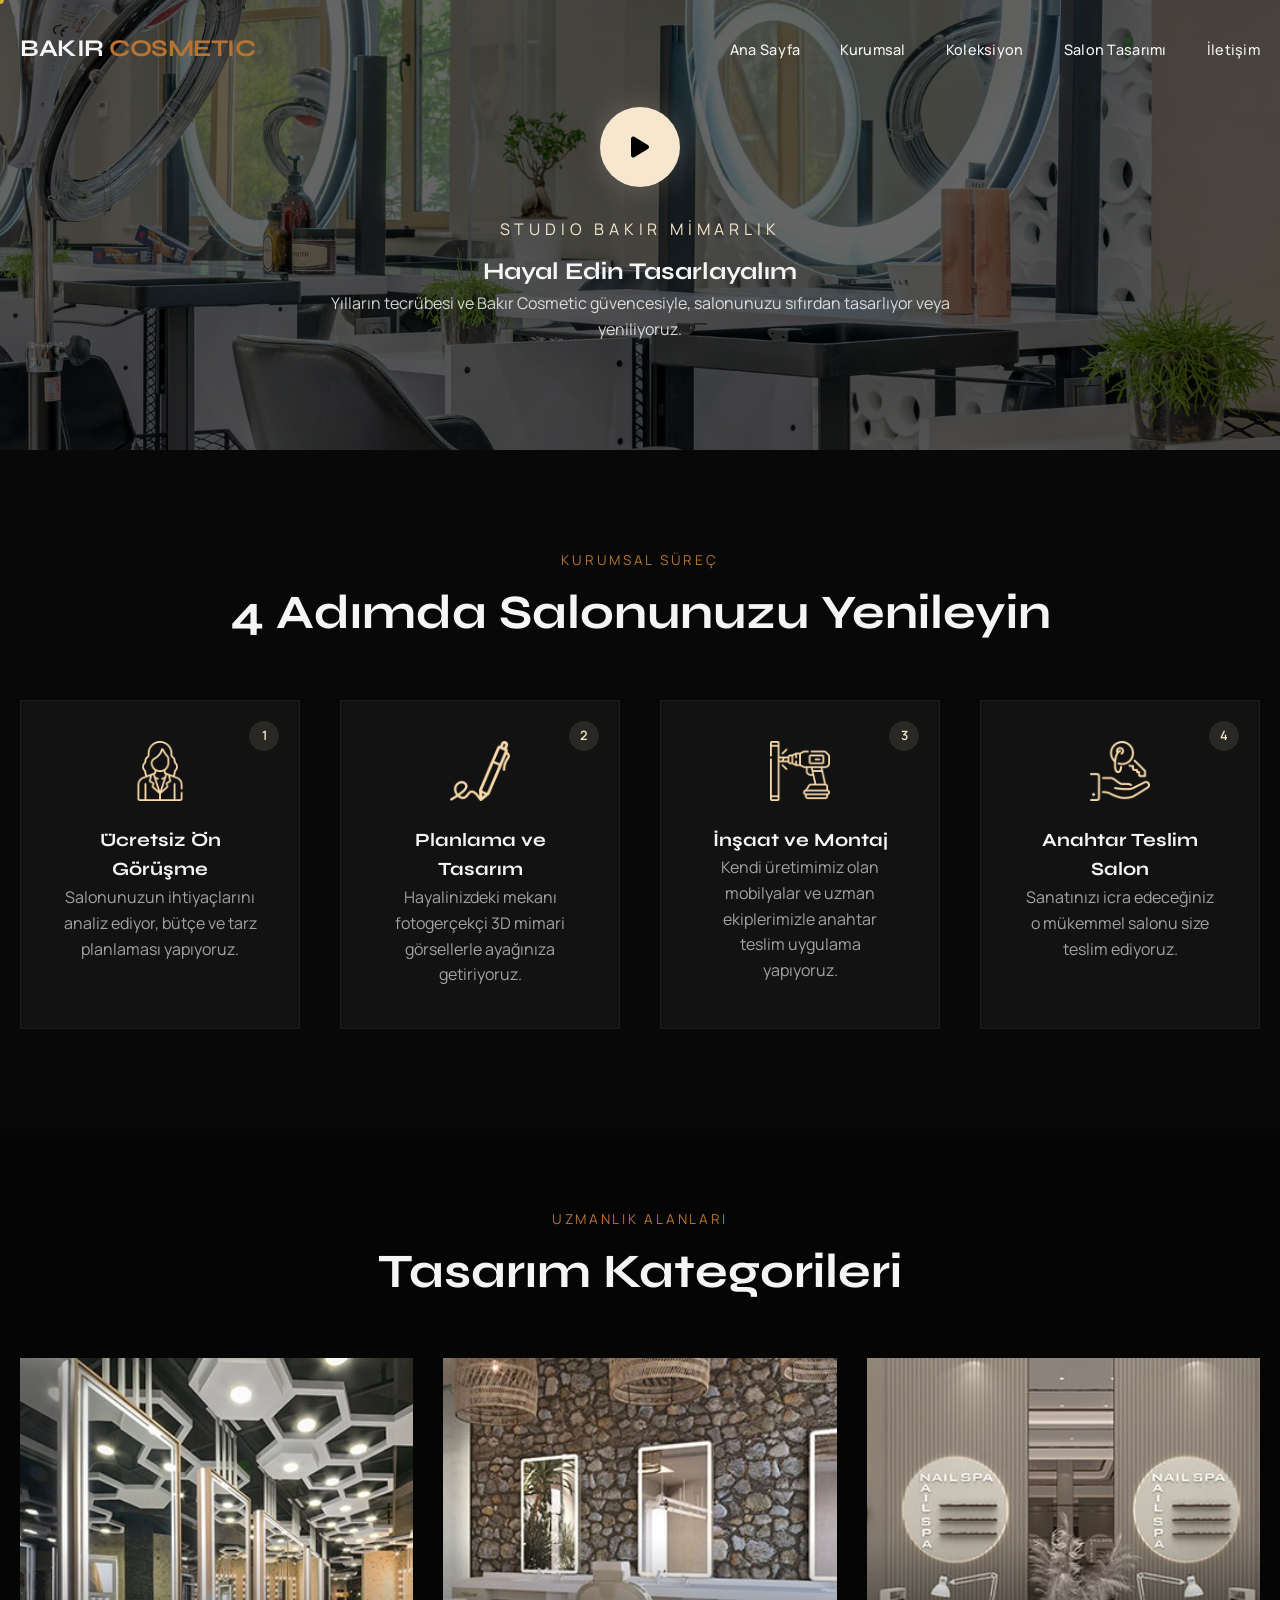
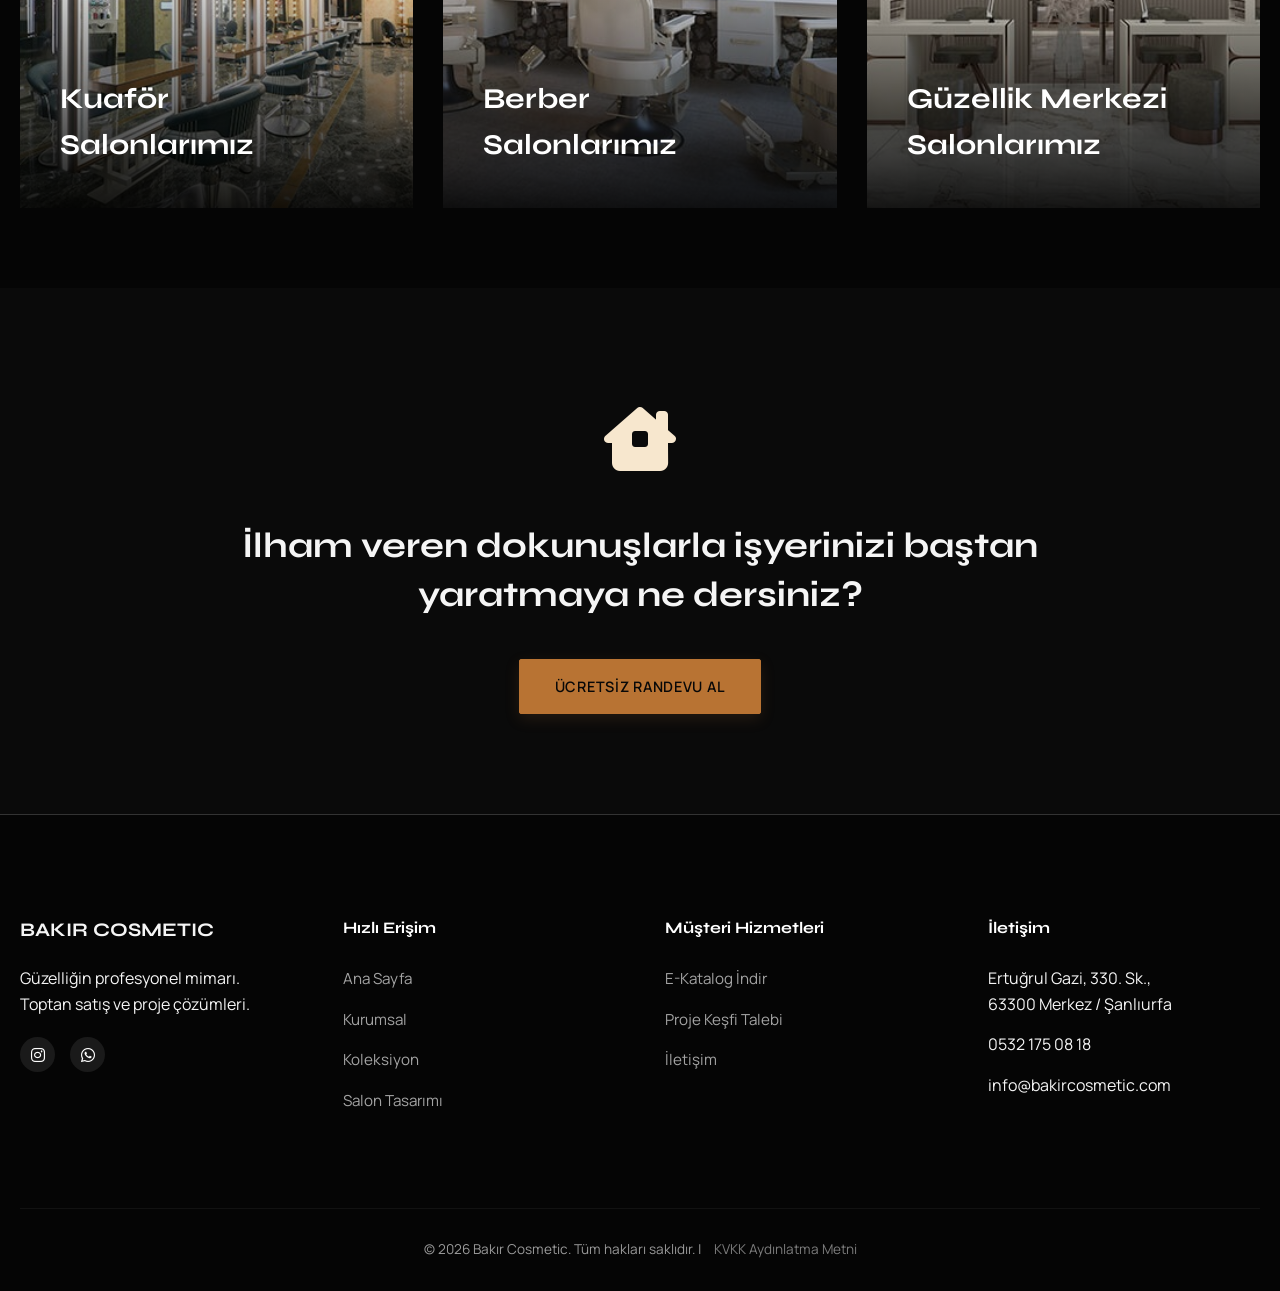
<file: studio.html>
<!DOCTYPE html>
<html lang="tr">

<head>
    <meta charset="UTF-8">
    <meta name="viewport" content="width=device-width, initial-scale=1.0">
    <title>Salon Tasarımı | Bakır Cosmetic</title>
    <meta name="description" content="Anahtar teslim kuaför salonu tasarımı ve iç mimari hizmetleri.">

    <!-- Fonts & CSS -->
    <link rel="stylesheet" href="assets/css/fonts.css?v=1">
    <link rel="stylesheet" href="assets/css/fontawesome.min.css?v=2">

    <link rel="stylesheet" href="style.css?v=43">
    <link rel="stylesheet" href="mobile.css?v=40" media="screen and (max-width: 768px)">
    <link rel="icon" type="image/png" href="assets/images/logoo2.png">
</head>

<body>

    <a class="skip-link" href="#main-content">Ana içeriğe geç</a>

    <!-- Custom Cursor -->
    <div class="cursor-dot"></div>
    <div class="cursor-outline"></div>

    <!-- Header -->
    <header class="header">
        <div class="container header-inner">
            <a href="index.html" class="logo">
                BAKIR <span class="text-copper">COSMETIC</span>
            </a>

            <nav class="desktop-nav">
                <a href="index.html">Ana Sayfa</a>
                <a href="about.html">Kurumsal</a>
                <a href="products.html">Koleksiyon</a>
                <a href="studio.html" class="active-link">Salon Tasarımı</a>
                <a href="contact.html">İletişim</a>

            </nav>

            <button class="burger-menu" type="button" aria-label="Menüyü aç" aria-expanded="false" aria-controls="mobile-menu-overlay">
                <span></span>
                <span></span>
            </button>
        </div>
    </header>

    <!-- Mobile Menu Overlay -->
    <div class="mobile-menu-overlay" id="mobile-menu-overlay" aria-hidden="true">
        <nav class="mobile-nav">
            <a href="index.html">Ana Sayfa</a>
            <a href="about.html">Kurumsal</a>
            <a href="products.html">Koleksiyon</a>
            <a href="studio.html">Salon Tasarımı</a>
            <a href="contact.html">İletişim</a>
            <a href="catalogs.html" class="mobile-cta">E-Kataloglar</a>
        </nav>
    </div>

    <!-- Page Header (Alpeda Style) -->
    <main id="main-content">
    <section class="studio-alpeda-header" style="height: 50vh;">
        <div class="container content">
            <div class="play-btn-wrapper">
                <div class="play-btn"><i class="fa-solid fa-play"></i></div>
            </div>
            <span class="label"
                style="color:var(--color-champagne); letter-spacing:0.3em; display:block; margin-bottom:10px;">STUDIO
                BAKIR MİMARLIK</span>
            <h1>Hayal Edin Tasarlayalım</h1>
            <p style="max-width:700px; margin:0 auto; color:rgba(255,255,255,0.8);">Yılların tecrübesi ve Bakır Cosmetic
                güvencesiyle, salonunuzu sıfırdan tasarlıyor veya yeniliyoruz.</p>
        </div>
    </section>

    <!-- 4 Steps Process -->
    <section class="process-steps-section">
        <div class="container">
            <div class="section-header">
                <span class="label">KURUMSAL SÜREÇ</span>
                <h2>4 Adımda Salonunuzu Yenileyin</h2>
            </div>

            <div class="process-steps-grid">
                <div class="process-step-item">
                    <span class="step-badge">1</span>
                    <div class="step-icon"><img src="assets/images/step2.png" alt="Ön Görüşme" class="custom-step-img"></div>
                    <h3>Ücretsiz Ön Görüşme</h3>
                    <p style="color:var(--color-text-muted)">Salonunuzun ihtiyaçlarını analiz ediyor, bütçe ve tarz
                        planlaması yapıyoruz.</p>
                </div>
                <div class="process-step-item">
                    <span class="step-badge">2</span>
                    <div class="step-icon"><img src="assets/images/step1.png" alt="Planlama" class="custom-step-img"></div>
                    <h3>Planlama ve Tasarım</h3>
                    <p style="color:var(--color-text-muted)">Hayalinizdeki mekanı fotogerçekçi 3D mimari görsellerle
                        ayağınıza getiriyoruz.</p>
                </div>
                <div class="process-step-item">
                    <span class="step-badge">3</span>
                    <div class="step-icon"><img src="assets/images/step3.png" alt="İnşaat" class="custom-step-img"></div>
                    <h3>İnşaat ve Montaj</h3>
                    <p style="color:var(--color-text-muted)">Kendi üretimimiz olan mobilyalar ve uzman ekiplerimizle
                        anahtar teslim uygulama yapıyoruz.</p>
                </div>
                <div class="process-step-item">
                    <span class="step-badge">4</span>
                    <div class="step-icon"><img src="assets/images/anahtar-teslim.png" alt="Anahtar Teslim" class="custom-step-img"></div>
                    <h3>Anahtar Teslim Salon</h3>
                    <p style="color:var(--color-text-muted)">Sanatınızı icra edeceğiniz o mükemmel salonu size teslim
                        ediyoruz.</p>
                </div>
            </div>
        </div>
    </section>

    <!-- Categories / Branches -->
    <section class="studio-categories-section">
        <div class="container">
            <div class="section-header" style="text-align:center; margin-bottom:60px;">
                <span class="label">UZMANLIK ALANLARI</span>
                <h2>Tasarım Kategorileri</h2>
            </div>
            <div class="studio-cat-grid">
                <div class="studio-cat-card">
                    <img src="assets/images/kuafor.png" alt="Kuaför Salonu">
                    <div class="cat-overlay">
                        <h3 class="top-left-title">Kuaför<br>Salonlarımız</h3>
                    </div>
                </div>
                <div class="studio-cat-card">
                    <img src="assets/images/berber.png" alt="Berber Salonu">
                    <div class="cat-overlay">
                        <h3 class="top-left-title">Berber<br>Salonlarımız</h3>
                    </div>
                </div>
                <div class="studio-cat-card">
                    <img src="assets/images/guzellik.png" alt="Güzellik Merkezi">
                    <div class="cat-overlay">
                        <h3 class="top-left-title">Güzellik Merkezi<br>Salonlarımız</h3>
                    </div>
                </div>
            </div>
        </div>
    </section>

    <!-- Final CTA Area -->
    <section class="studio-cta-block">
        <div class="container">
            <div class="icon-box"><i class="fa-solid fa-house-chimney-window"></i></div>
            <h3>İlham veren dokunuşlarla işyerinizi baştan yaratmaya ne dersiniz?</h3>
            <a href="contact.html" class="btn btn-copper">ÜCRETSİZ RANDEVU AL</a>
        </div>
    </section>

    </main>

    <!-- Footer (Standardized) -->
    <footer id="contact" class="footer">
        <div class="container">
            <div class="footer-grid">
                <div class="footer-col brand-col">
                    <a href="index.html" class="footer-logo">BAKIR COSMETIC</a>
                    <p>Güzelliğin profesyonel mimarı. Toptan satış ve proje çözümleri.</p>
                    <div class="socials">
                        <a href="https://www.instagram.com/bakircozmetic/" target="_blank" rel="noopener noreferrer" aria-label="Bakır Cosmetic Instagram hesabı"><i class="fa-brands fa-instagram"></i></a>
                        <a href="https://wa.me/905321750818" target="_blank" rel="noopener noreferrer" aria-label="Bakır Cosmetic WhatsApp hattı"><i class="fa-brands fa-whatsapp"></i></a>
                    </div>
                </div>
                <div class="footer-col">
                    <h4>Hızlı Erişim</h4>
                    <ul>
                        <li><a href="index.html">Ana Sayfa</a></li>
                        <li><a href="about.html">Kurumsal</a></li>
                        <li><a href="products.html">Koleksiyon</a></li>
                        <li><a href="studio.html">Salon Tasarımı</a></li>
                    </ul>
                </div>
                <div class="footer-col">
                    <h4>Müşteri Hizmetleri</h4>
                    <ul>
                        <li><a href="catalogs.html">E-Katalog İndir</a></li>
                        <li><a href="https://wa.me/905321750818?text=Merhaba%2C%20salon%20tasar%C4%B1m%C4%B1%20ve%20ke%C5%9Fif%20hizmeti%20hakk%C4%B1nda%20bilgi%20almak%20istiyorum." target="_blank" rel="noopener noreferrer" aria-label="Proje keşfi için WhatsApp'tan yazın">Proje Keşfi Talebi</a></li>
                        <li><a href="contact.html">İletişim</a></li>
                    </ul>
                </div>
                <div class="footer-col">
                    <h4>İletişim</h4>
                    <ul>
                        <li>Ertuğrul Gazi, 330. Sk.,<br>63300 Merkez / Şanlıurfa</li>
                        <li>0532 175 08 18</li>
                        <li>info@bakircosmetic.com</li>
                    </ul>
                </div>
            </div>
            <div class="footer-bottom">
                <p>&copy; 2026 Bakır Cosmetic. Tüm hakları saklıdır. | <a href="#kvkk-modal" class="open-kvkk-modal">KVKK Aydınlatma Metni</a></p>
            </div>
        </div>
    </footer>

    <!-- Scripts -->
    <script src="cursor.js?v=2"></script>
    <script src="main.js?v=20"></script>
    <script src="privacy-modal.js?v=2"></script>
</body>
</html>
</file>
<file: assets/css/fonts.css>
/* cyrillic-ext */
@font-face {
  font-family: 'Manrope';
  font-style: normal;
  font-weight: 200 600;
  font-display: swap;
  src: url(../fonts/xn7gYHE41ni1AdIRggqxSuXd.woff2) format('woff2');
  unicode-range: U+0460-052F, U+1C80-1C8A, U+20B4, U+2DE0-2DFF, U+A640-A69F, U+FE2E-FE2F;
}
/* cyrillic */
@font-face {
  font-family: 'Manrope';
  font-style: normal;
  font-weight: 200 600;
  font-display: swap;
  src: url(../fonts/xn7gYHE41ni1AdIRggOxSuXd.woff2) format('woff2');
  unicode-range: U+0301, U+0400-045F, U+0490-0491, U+04B0-04B1, U+2116;
}
/* greek */
@font-face {
  font-family: 'Manrope';
  font-style: normal;
  font-weight: 200 600;
  font-display: swap;
  src: url(../fonts/xn7gYHE41ni1AdIRggSxSuXd.woff2) format('woff2');
  unicode-range: U+0370-0377, U+037A-037F, U+0384-038A, U+038C, U+038E-03A1, U+03A3-03FF;
}
/* vietnamese */
@font-face {
  font-family: 'Manrope';
  font-style: normal;
  font-weight: 200 600;
  font-display: swap;
  src: url(../fonts/xn7gYHE41ni1AdIRggixSuXd.woff2) format('woff2');
  unicode-range: U+0102-0103, U+0110-0111, U+0128-0129, U+0168-0169, U+01A0-01A1, U+01AF-01B0, U+0300-0301, U+0303-0304, U+0308-0309, U+0323, U+0329, U+1EA0-1EF9, U+20AB;
}
/* latin-ext */
@font-face {
  font-family: 'Manrope';
  font-style: normal;
  font-weight: 200 600;
  font-display: swap;
  src: url(../fonts/xn7gYHE41ni1AdIRggmxSuXd.woff2) format('woff2');
  unicode-range: U+0100-02BA, U+02BD-02C5, U+02C7-02CC, U+02CE-02D7, U+02DD-02FF, U+0304, U+0308, U+0329, U+1D00-1DBF, U+1E00-1E9F, U+1EF2-1EFF, U+2020, U+20A0-20AB, U+20AD-20C0, U+2113, U+2C60-2C7F, U+A720-A7FF;
}
/* latin */
@font-face {
  font-family: 'Manrope';
  font-style: normal;
  font-weight: 200 600;
  font-display: swap;
  src: url(../fonts/xn7gYHE41ni1AdIRggexSg.woff2) format('woff2');
  unicode-range: U+0000-00FF, U+0131, U+0152-0153, U+02BB-02BC, U+02C6, U+02DA, U+02DC, U+0304, U+0308, U+0329, U+2000-206F, U+20AC, U+2122, U+2191, U+2193, U+2212, U+2215, U+FEFF, U+FFFD;
}
/* greek */
@font-face {
  font-family: 'Syne';
  font-style: normal;
  font-weight: 400 700;
  font-display: swap;
  src: url(../fonts/8vIH7w4qzmVxm2NL9Hz_.woff2) format('woff2');
  unicode-range: U+0370-0377, U+037A-037F, U+0384-038A, U+038C, U+038E-03A1, U+03A3-03FF;
}
/* latin-ext */
@font-face {
  font-family: 'Syne';
  font-style: normal;
  font-weight: 400 700;
  font-display: swap;
  src: url(../fonts/8vIH7w4qzmVxm25L9Hz_.woff2) format('woff2');
  unicode-range: U+0100-02BA, U+02BD-02C5, U+02C7-02CC, U+02CE-02D7, U+02DD-02FF, U+0304, U+0308, U+0329, U+1D00-1DBF, U+1E00-1E9F, U+1EF2-1EFF, U+2020, U+20A0-20AB, U+20AD-20C0, U+2113, U+2C60-2C7F, U+A720-A7FF;
}
/* latin */
@font-face {
  font-family: 'Syne';
  font-style: normal;
  font-weight: 400 700;
  font-display: swap;
  src: url(../fonts/8vIH7w4qzmVxm2BL9A.woff2) format('woff2');
  unicode-range: U+0000-00FF, U+0131, U+0152-0153, U+02BB-02BC, U+02C6, U+02DA, U+02DC, U+0304, U+0308, U+0329, U+2000-206F, U+20AC, U+2122, U+2191, U+2193, U+2212, U+2215, U+FEFF, U+FFFD;
}
</file>
<file: style.css>
/* =========================================
   1. VARIABLES & RESET
   ========================================= */
:root {
    --color-void: #0a0a0a;
    --color-surface: #121212;
    --color-surface-hover: #1a1a1a;
    --color-copper: #B87333;
    --color-copper-light: #d49156;
    --color-text-main: #F5F5F5;
    --color-text-muted: #a3a3a3;
    --color-border: #333333;

    --font-display: 'Syne', sans-serif;
    --font-body: 'Manrope', sans-serif;

    --transition-fast: 0.3s ease;
    --transition-slow: 0.8s cubic-bezier(0.16, 1, 0.3, 1);

    --container-width: 1400px;
    --padding-section: 120px 0;
}

[data-theme="light"] {
    --color-void: #f5f5f5;
    --color-surface: #ffffff;
    --color-surface-hover: #ebebeb;
    --color-text-main: #1a1a1a;
    --color-text-muted: #555555;
    --color-border: #d0d0d0;
}

[data-theme="light"] .header {
    background-color: rgba(255, 255, 255, 0.95);
    box-shadow: 0 2px 10px rgba(0, 0, 0, 0.05);
}

[data-theme="light"] .logo {
    color: #000;
}

[data-theme="light"] .desktop-nav a {
    color: #1a1a1a;
}

[data-theme="light"] .theme-toggle {
    border-color: #ccc;
    color: #333;
}

[data-theme="light"] .burger-menu span {
    background-color: #1a1a1a;
}

/* Theme Transition */
body,
.header,
.product-card,
.footer,
.btn,
i,
a {
    transition: background-color 0.3s ease, color 0.3s ease, border-color 0.3s ease;
}

/* Theme Toggle Button */
.theme-toggle {
    background: transparent;
    border: 1px solid var(--color-border);
    color: var(--color-text-main);
    width: 40px;
    height: 40px;
    border-radius: 50%;
    display: flex;
    align-items: center;
    justify-content: center;
    cursor: pointer;
    /* pointer:fine handled globally */
    margin-right: 15px;
    transition: var(--transition-fast);
}

.theme-toggle:hover {
    border-color: var(--color-copper);
    color: var(--color-copper);
}

* {
    margin: 0;
    padding: 0;
    box-sizing: border-box;
}

html {
    scroll-behavior: smooth;
    font-size: 16px;
}

body {
    background-color: var(--color-void);
    color: var(--color-text-main);
    font-family: var(--font-body);
    line-height: 1.6;
    overflow-x: clip;
    /* Custom cursor logic move to media query */
}

@media (pointer: fine) {
    .custom-cursor-enabled body {
        cursor: none;
    }
}

a {
    text-decoration: none;
    color: inherit;
    transition: var(--transition-fast);
}

ul {
    list-style: none;
}

img {
    max-width: 100%;
    display: block;
}

.container {
    max-width: var(--container-width);
    margin: 0 auto;
    padding: 0 20px;
}

/* =========================================
   2. TYPOGRAPHY
   ========================================= */
h1,
h2,
h3,
h4,
.logo {
    font-family: var(--font-display);
    font-weight: 700;
}

.text-copper {
    color: var(--color-copper);
}

.section-header {
    margin-bottom: 60px;
    text-align: center;
}

.section-header .label {
    display: block;
    font-size: 0.85rem;
    letter-spacing: 0.2em;
    color: var(--color-copper);
    margin-bottom: 15px;
    text-transform: uppercase;
}

.section-header h2 {
    font-size: 3rem;
    line-height: 1.1;
}

/* =========================================
   3. CUSTOM CURSOR
   ========================================= */
:root {
    --color-gold: #D4AF37;
    --color-gold-glow: rgba(212, 175, 55, 0.4);
    --color-champagne: #F7E7CE;
    --color-champagne-glow: rgba(247, 231, 206, 0.2);
}

.cursor-dot,
.cursor-outline {
    position: fixed;
    top: 0;
    left: 0;
    transform: translate(-50%, -50%);
    border-radius: 50%;
    z-index: 999999;
    pointer-events: none;
    display: none;
    will-change: transform;
    transition: opacity 0.3s ease, width 0.3s ease, height 0.3s ease, background-color 0.3s ease, border-color 0.3s ease;
}

@media (pointer: fine) {
    .custom-cursor-enabled .cursor-dot,
    .custom-cursor-enabled .cursor-outline {
        display: block;
    }
}

.cursor-dot {
    width: 8px;
    height: 8px;
    background-color: var(--color-gold);
}

.cursor-outline {
    width: 40px;
    height: 40px;
    border: 1.5px solid var(--color-gold);
    background-color: transparent;
}

/* Hover States */
.cursor-dot.cursor-hover {
    width: 4px;
    height: 4px;
    background-color: white;
}

.cursor-outline.cursor-hover {
    width: 65px;
    height: 65px;
    background-color: rgba(212, 175, 55, 0.15);
    border-color: white;
}

/* =========================================
   4. HEADER
   ========================================= */
.header {
    position: fixed;
    top: 0;
    left: 0;
    width: 100%;
    z-index: 100;
    padding: 30px 0;
    transition: var(--transition-fast);
}

.header.scrolled {
    background: rgba(10, 10, 10, 0.95);
    backdrop-filter: blur(10px);
    padding: 20px 0;
    border-bottom: 1px solid rgba(255, 255, 255, 0.05);
}

.header-inner {
    display: flex;
    justify-content: space-between;
    align-items: center;
}

.logo {
    font-size: 1.5rem;
    letter-spacing: -0.02em;
    font-weight: 800;
}

.desktop-nav {
    display: none;
}

.burger-menu {
    width: 40px;
    height: 40px;
    cursor: pointer;
    background: none;
    border: none;
    display: flex;
    flex-direction: column;
    justify-content: center;
    align-items: flex-end;
    gap: 6px;
    z-index: 102;
}

.burger-menu span {
    display: block;
    height: 2px;
    background-color: white;
    transition: var(--transition-fast);
}

.burger-menu span:nth-child(1) {
    width: 30px;
}

.burger-menu span:nth-child(2) {
    width: 20px;
}

.burger-menu:hover span {
    width: 30px;
    background-color: var(--color-copper);
}

@media (min-width: 900px) {
    .desktop-nav {
        display: flex;
        align-items: center;
        gap: 40px;
    }

    .burger-menu {
        display: none;
    }
}

.sr-only {
    position: absolute !important;
    width: 1px !important;
    height: 1px !important;
    padding: 0 !important;
    margin: -1px !important;
    overflow: hidden !important;
    clip: rect(0, 0, 0, 0) !important;
    white-space: nowrap !important;
    border: 0 !important;
}

.skip-link {
    position: fixed;
    top: 12px;
    left: 12px;
    z-index: 10000;
    padding: 11px 16px;
    color: #090909;
    background: #f7e7ce;
    border-radius: 6px;
    font-weight: 700;
    transform: translateY(-160%);
    transition: transform 0.2s ease;
}

.skip-link:focus {
    transform: translateY(0);
    outline: 3px solid #b87333;
    outline-offset: 2px;
}

/* Compact header for phones and the tablet range before desktop navigation starts. */
@media (max-width: 899.98px) {
    .header,
    .header.scrolled {
        padding: clamp(13px, 2.2vw, 17px) 0;
        background: rgba(10, 10, 10, 0.9);
        border-bottom: 1px solid rgba(255, 255, 255, 0.06);
        backdrop-filter: blur(14px);
    }

    .header .container.header-inner {
        width: 100%;
        max-width: none;
        min-height: 42px;
        padding-inline: clamp(16px, 4vw, 32px);
        gap: 16px;
        flex-wrap: nowrap;
    }

    .header .logo {
        flex: 0 1 auto;
        min-width: 0;
        font-size: clamp(1.05rem, 3vw, 1.35rem);
        line-height: 1;
        white-space: nowrap;
    }

    .burger-menu {
        flex: 0 0 42px;
        width: 42px;
        height: 42px;
    }

    .header .burger-menu.active {
        gap: 0;
    }

    .header .burger-menu.active span:nth-child(1) {
        width: 28px;
        transform: translateY(1px) rotate(45deg);
    }

    .header .burger-menu.active span:nth-child(2) {
        width: 28px;
        opacity: 1;
        transform: translateY(-1px) rotate(-45deg);
    }

}

@media (min-width: 900px) and (max-width: 1100px) {
    .header,
    .header.scrolled {
        padding: 18px 0;
    }

    .header .container.header-inner {
        padding-inline: 24px;
    }

    .header .logo {
        font-size: 1.25rem;
        white-space: nowrap;
    }

    .desktop-nav {
        gap: 24px;
    }

    .desktop-nav a {
        font-size: 0.82rem;
    }
}

.desktop-nav a {
    font-size: 0.9rem;
    font-weight: 500;
    letter-spacing: 0.02em;
}

.desktop-nav a:hover {
    color: var(--color-copper);
}



/* =========================================
   5. HERO SECTION
   ========================================= */
.hero,
.hero-slider-container {
    position: relative;
    height: 100vh;
    min-height: 780px;
    width: 100%;
    display: flex;
    align-items: center;
    justify-content: center;
    overflow: hidden;
    background: #0a0a0a;
}

.hero-bg {
    position: absolute;
    top: 0;
    left: 0;
    width: 100%;
    height: 100%;
    z-index: 5;
    pointer-events: none;
}

.hero-slides {
    position: absolute;
    top: 0;
    left: 0;
    width: 100%;
    height: 100%;
    z-index: 1;
}

.hero-slide {
    position: absolute;
    top: 0;
    left: 0;
    width: 100%;
    height: 100%;
    opacity: 0;
    visibility: hidden;
    transition: opacity 1.2s cubic-bezier(0.16, 1, 0.3, 1), visibility 1.2s;
    will-change: opacity, visibility;
    display: flex;
    align-items: center;
    justify-content: center;
    box-sizing: border-box;
    padding-top: 170px !important;
    padding-bottom: 110px !important;
    z-index: 1;
}

.hero-slide.active {
    opacity: 1;
    visibility: visible;
    z-index: 2;
}

.hero-slide-bg {
    position: absolute;
    top: 0;
    left: 0;
    width: 100%;
    height: 100%;
    background-size: cover;
    background-position: center;
}

.hero-slide-overlay {
    position: absolute;
    top: 0;
    left: 0;
    width: 100%;
    height: 100%;
    z-index: 2;
}

.overlay-right {
    background: linear-gradient(90deg, rgba(10, 10, 10, 0.05) 0%, rgba(10, 10, 10, 0.28) 45%, rgba(10, 10, 10, 0.88) 100%);
}

.overlay-left {
    background: linear-gradient(270deg, rgba(10, 10, 10, 0.05) 0%, rgba(10, 10, 10, 0.28) 45%, rgba(10, 10, 10, 0.88) 100%);
}

.overlay-center {
    background: radial-gradient(ellipse at center, rgba(10, 10, 10, 0.7) 0%, rgba(10, 10, 10, 0.25) 75%);
}

.hero-content {
    position: relative;
    z-index: 10;
    width: 100%;
    max-width: 1450px;
    margin: 0 auto;
    padding: 0 50px;
}

.hero-content.content-right {
    margin-left: auto;
    margin-right: 3%;
    text-align: left;
    max-width: 680px;
    padding-bottom: 25px;
}

.hero-content.content-right .hero-subtitle {
    margin: 14px 0 20px 0;
    max-width: 600px;
}

.hero-content.content-right .hero-actions {
    justify-content: flex-start;
}

.hero-content.content-left {
    margin-left: 3%;
    margin-right: auto;
    text-align: left;
    max-width: 680px;
    padding-bottom: 25px;
}

.hero-content.content-left .hero-subtitle {
    margin: 14px 0 20px 0;
    max-width: 600px;
}

.hero-content.content-left .hero-actions {
    justify-content: flex-start;
}

.hero-content.content-center {
    margin: 0 auto;
    text-align: center;
    max-width: 900px;
}

.hero-content.content-center .hero-subtitle {
    margin: 26px auto;
}

.hero-content.content-center .hero-actions {
    justify-content: center;
}

.hero-brand-badge {
    display: inline-flex;
    align-items: center;
    gap: 12px;
    padding: 0;
    background: transparent;
    border: 0;
    color: #d69052;
    font-size: 0.76rem;
    font-weight: 600;
    letter-spacing: 0.22em;
    border-radius: 0;
    margin-bottom: 18px;
    text-transform: uppercase;
    backdrop-filter: none;
}

.hero-brand-badge::before {
    content: '';
    width: 34px;
    height: 1px;
    flex: 0 0 34px;
    background: linear-gradient(90deg, #d69052, rgba(214, 144, 82, 0.15));
}

.slide-text-line {
    display: block;
    font-size: clamp(2.4rem, 4.6vw, 4.4rem);
    line-height: 1.15;
    font-weight: 700;
    letter-spacing: -0.02em;
}

.reveal-text {
    display: block;
    font-size: clamp(2.8rem, 5.8vw, 5.2rem);
    line-height: 1.1;
}

.hero-subtitle {
    font-size: 1.12rem;
    color: rgba(255, 255, 255, 0.88);
    line-height: 1.7;
}

/* Animations when slide is active */
.hero-slide .animate-item {
    opacity: 0;
    transform: translateY(35px);
    transition: opacity 0.8s cubic-bezier(0.16, 1, 0.3, 1), transform 0.8s cubic-bezier(0.16, 1, 0.3, 1);
}

.hero-slide.active .hero-brand-badge {
    opacity: 1;
    transform: translateY(0);
    transition-delay: 0.25s;
}

.hero-slide.active .hero-title {
    opacity: 1;
    transform: translateY(0);
    transition-delay: 0.45s;
}

.hero-slide.active .hero-subtitle {
    opacity: 1;
    transform: translateY(0);
    transition-delay: 0.65s;
}

.hero-slide.active .hero-actions {
    opacity: 1;
    transform: translateY(0);
    transition-delay: 0.85s;
}

.hero-actions {
    display: flex;
    gap: 20px;
    margin-top: 36px;
}

/* Slider Arrows */
.hero-slider-arrows {
    position: absolute;
    bottom: 30px !important;
    right: 50px;
    z-index: 15;
    display: flex;
    gap: 14px;
}

.hero-arrow {
    width: 52px;
    height: 52px;
    border-radius: 50%;
    background: rgba(26, 26, 26, 0.75);
    border: 1px solid rgba(247, 231, 206, 0.25);
    color: #f7e7ce;
    font-size: 1.1rem;
    cursor: pointer;
    display: flex;
    align-items: center;
    justify-content: center;
    transition: all 0.3s ease;
    backdrop-filter: blur(10px);
}

.hero-arrow:hover {
    background: var(--color-copper);
    border-color: var(--color-copper);
    color: #ffffff;
    transform: scale(1.08);
}

/* Slider Nav / Progress Dots */
.hero-slider-nav {
    position: absolute;
    bottom: 30px !important;
    left: 50px;
    z-index: 15;
    display: flex;
    gap: 25px;
}

.hero-dot {
    background: none;
    border: none;
    color: rgba(255, 255, 255, 0.45);
    cursor: pointer;
    text-align: left;
    position: relative;
    padding: 8px 0 14px 0;
    transition: color 0.3s ease;
    width: 65px;
}

.hero-dot .dot-num {
    font-size: 0.88rem;
    font-weight: 700;
    color: var(--color-copper);
    letter-spacing: 0.05em;
}

.hero-dot .dot-progress {
    position: absolute;
    bottom: 0;
    left: 0;
    width: 100%;
    height: 2px;
    background: rgba(255, 255, 255, 0.18);
    overflow: hidden;
}

.hero-dot .dot-progress::after {
    content: '';
    position: absolute;
    top: 0;
    left: 0;
    height: 100%;
    width: 0%;
    background: var(--color-copper);
    transition: width 0.3s ease;
}

.hero-dot.active {
    color: #ffffff;
}

.hero-dot.active .dot-progress::after {
    width: 100%;
    transition: width 6s linear;
}

@media (max-width: 900px) {
    .hero,
    .hero-slider-container {
        height: 85svh; /* Slightly shorter to prevent excessive width cropping */
        min-height: 600px;
    }
    .hero-slide-bg {
        background-position: center 25%; /* Keep focus slightly towards the top where subjects usually are */
    }
    .hero-slider-nav {
        left: 20px;
        bottom: 20px !important;
        gap: 15px;
    }
    .hero-dot .dot-label {
        display: none;
    }
    .hero-slider-arrows {
        right: 20px;
        bottom: 20px !important;
    }
    .hero-arrow {
        width: 44px;
        height: 44px;
    }
    .hero-slide {
        padding-top: 130px !important;
        padding-bottom: 95px !important;
    }
    .slide-text-line {
        font-size: clamp(2.2rem, 8vw, 3.5rem);
    }
    .hero-content.content-right,
    .hero-content.content-left,
    .hero-content.content-center {
        margin: 0 auto;
        text-align: center;
        max-width: 100%;
        padding: 0 20px;
    }
    .hero-content.content-right .hero-subtitle,
    .hero-content.content-left .hero-subtitle,
    .hero-content.content-center .hero-subtitle {
        margin: 20px auto;
    }
    .hero-content.content-right .hero-actions,
    .hero-content.content-left .hero-actions,
    .hero-content.content-center .hero-actions {
        justify-content: center;
    }
    .hero-slide-overlay.overlay-right,
    .hero-slide-overlay.overlay-left,
    .hero-slide-overlay.overlay-center {
        background: linear-gradient(180deg, rgba(10, 10, 10, 0.35) 0%, rgba(10, 10, 10, 0.75) 55%, rgba(10, 10, 10, 0.95) 100%);
    }

    /* Stack the service cards as rounded panels at the same breakpoint. */
    .split-section {
        flex-direction: column !important;
        flex-wrap: nowrap;
        gap: 20px;
        min-height: 0;
        padding: 32px clamp(24px, 5vw, 44px);
        background: #0a0a0a;
    }

    .split-side {
        width: 100% !important;
        min-width: 0 !important;
        min-height: clamp(330px, 48vw, 430px);
        padding: clamp(34px, 6vw, 54px) !important;
        align-items: flex-end;
        justify-content: flex-start;
        border: 1px solid rgba(255, 255, 255, 0.08) !important;
        border-radius: 28px;
        overflow: hidden;
        box-shadow: 0 20px 55px rgba(0, 0, 0, 0.3);
    }

    .split-side::after {
        content: '';
        position: absolute;
        inset: 0;
        z-index: 1;
        background: linear-gradient(180deg, transparent 18%, rgba(5, 5, 5, 0.88) 100%);
        pointer-events: none;
    }

    .split-side .content {
        width: 100%;
        max-width: 520px;
        z-index: 2;
    }

    .sticky-wrapper {
        flex-direction: column !important;
        flex-wrap: wrap !important;
        width: 100% !important;
        overflow-x: hidden;
    }
    .sticky-left {
        width: 100% !important;
        height: auto !important;
        position: relative !important;
        padding: 60px 20px 40px 20px !important;
        min-height: auto;
    }
    .sticky-right {
        width: 100% !important;
        height: auto !important;
    }
    .luxury-panel {
        width: 100% !important;
        min-width: 100% !important;
    }
}

/* Buttons */
.btn {
    padding: 15px 35px;
    font-size: 0.9rem;
    font-weight: 600;
    text-transform: uppercase;
    letter-spacing: 0.05em;
    border-radius: 2px;
    cursor: pointer;
    position: relative;
    overflow: hidden;
    display: inline-flex;
    align-items: center;
    justify-content: center;
    text-decoration: none;
    transition: all 0.4s cubic-bezier(0.16, 1, 0.3, 1);
    z-index: 1;
}

/* Base Shine Sweep Effect */
.btn::after {
    content: '';
    position: absolute;
    top: -50%;
    left: -150%;
    width: 200%;
    height: 200%;
    background: rgba(255, 255, 255, 0.1);
    transform: rotate(45deg);
    transition: all 0.7s cubic-bezier(0.16, 1, 0.3, 1);
    z-index: -1;
}

.btn:hover::after {
    left: 100%;
}

.btn-copper {
    background: var(--color-copper);
    color: #080808;
    border: 1px solid var(--color-copper);
    box-shadow: 0 5px 15px rgba(184, 115, 51, 0.15);
}

.btn-copper:hover {
    background: var(--color-copper-light);
    border-color: var(--color-copper-light);
    box-shadow: 0 10px 25px rgba(184, 115, 51, 0.3);
    transform: translateY(-3px);
}

.btn-transparent,
.btn-outline {
    background: transparent;
    border: 1px solid rgba(255, 255, 255, 0.3);
    color: white;
}

/* Solid Sliding Background for Transparent Buttons */
.btn-transparent::before,
.btn-outline::before {
    content: '';
    position: absolute;
    top: 0;
    left: 0;
    width: 100%;
    height: 100%;
    background: var(--color-champagne);
    transform: scaleX(0);
    transform-origin: right;
    transition: transform 0.5s cubic-bezier(0.16, 1, 0.3, 1);
    z-index: -1;
}

.btn-transparent:hover,
.btn-outline:hover {
    border-color: var(--color-champagne);
    color: #050505;
    transform: translateY(-3px);
    box-shadow: 0 10px 25px rgba(212, 175, 55, 0.2);
}

.btn-transparent:hover::before,
.btn-outline:hover::before {
    transform: scaleX(1);
    transform-origin: left;
}

/* Champagne Outline Button */
.btn-champagne-outline {
    background: transparent;
    border: 1px solid var(--color-champagne);
    color: var(--color-champagne);
}
.btn-champagne-outline::before {
    content: '';
    position: absolute;
    top: 0;
    left: 0;
    width: 100%;
    height: 100%;
    background: var(--color-champagne);
    transform: scaleX(0);
    transform-origin: right;
    transition: transform 0.5s cubic-bezier(0.16, 1, 0.3, 1);
    z-index: -1;
}
.btn-champagne-outline:hover {
    color: #050505 !important;
    transform: translateY(-3px);
    box-shadow: 0 10px 25px rgba(212, 175, 55, 0.2);
}
.btn-champagne-outline:hover::before {
    transform: scaleX(1);
    transform-origin: left;
}

/* =========================================
   6. BRAND TICKER
   ========================================= */
.brand-ticker {
    background: var(--color-surface);
    padding: 30px 0;
    width: 100%;
    overflow: hidden;
    position: relative;
    z-index: 5;
    border-bottom: 1px solid var(--color-border);
}

.ticker-track {
    display: flex;
    gap: 80px;
    animation: scroll 30s linear infinite;
    width: max-content;
}

.brand-item {
    font-family: var(--font-display);
    font-size: 1.5rem;
    font-weight: 800;
    color: #444;
    text-transform: uppercase;
    transition: 0.3s;
    white-space: nowrap;
}

.brand-item:hover {
    color: var(--color-copper);
    transform: scale(1.05);
}

@keyframes scroll {
    0% {
        transform: translateX(0);
    }

    100% {
        transform: translateX(-50%);
    }
}

/* =========================================
   7. DUAL SPLIT SECTION
   ========================================= */
.split-section {
    display: flex;
    flex-wrap: wrap;
    min-height: 80vh;
}

.split-side {
    flex: 1;
    min-width: 300px;
    position: relative;
    display: flex;
    align-items: center;
    justify-content: center;
    padding: 60px;
    border-right: 1px solid var(--color-border);
    overflow: hidden;
}

.split-side:last-child {
    border-right: none;
}

.split-side .bg-image {
    position: absolute;
    top: 0;
    left: 0;
    width: 100%;
    height: 100%;
    background-size: cover;
    background-position: center;
    opacity: 0.3;
    transition: var(--transition-slow);
    z-index: 1;
}

.split-side:hover .bg-image {
    opacity: 0.6;
    transform: scale(1.05);
}

.split-side .content {
    position: relative;
    z-index: 2;
    max-width: 400px;
}

.split-side h2 {
    font-size: 2.5rem;
    margin-bottom: 20px;
}

.link-arrow {
    display: inline-flex;
    align-items: center;
    gap: 10px;
    margin-top: 20px;
    font-weight: 600;
    color: var(--color-copper);
}

.link-arrow i {
    transition: transform 0.3s;
}

.link-arrow:hover i {
    transform: translateX(5px);
}

/* =========================================
   8. STUDIO / LUXURY STICKY SCROLL
   ========================================= */
.studio-sticky-section {
    position: relative;
    background: #050505;
    padding: 0;
    scroll-margin-top: 78px;
}

.sticky-wrapper {
    display: flex;
    flex-wrap: nowrap; /* Force side-by-side always */
    align-items: flex-start;
}

.sticky-left {
    flex: 1;
    height: 100vh;
    position: sticky;
    top: 0;
    display: flex;
    flex-direction: column;
    justify-content: center;
    padding: 100px;
    z-index: 10;
    background: radial-gradient(circle at 0% 50%, rgba(212, 175, 55, 0.08) 0%, transparent 60%);
}

.sticky-left .label {
    font-size: 0.9rem;
    letter-spacing: 0.3em;
    color: var(--color-champagne);
    text-transform: uppercase;
    margin-bottom: 20px;
}

.sticky-left h2 {
    font-size: clamp(3rem, 5vw, 5.5rem);
    line-height: 1;
    color: white;
    font-weight: 800;
}

.sticky-right {
    flex: 1.2;
    padding: 20vh 100px;
    display: flex;
    flex-direction: column;
    gap: 30vh;
}

.luxury-panel {
    position: relative;
    min-height: 80vh;
    background: linear-gradient(135deg, rgba(30, 30, 30, 0.8) 0%, rgba(10, 10, 10, 0.9) 100%);
    backdrop-filter: blur(30px);
    border: 1px solid rgba(247, 231, 206, 0.15);
    padding: 80px;
    display: flex;
    flex-direction: column;
    justify-content: center;
    transition: var(--transition-slow);
    overflow: hidden;
    box-shadow: 0 40px 100px rgba(0, 0, 0, 0.5);
}

/* Luxury Texture - Brushed Metal / Silk */
.luxury-panel::before {
    content: '';
    position: absolute;
    top: 0;
    left: 0;
    width: 100%;
    height: 100%;
    background:
        linear-gradient(rgba(247, 231, 206, 0.05) 1px, transparent 1px),
        linear-gradient(90deg, rgba(247, 231, 206, 0.05) 1px, transparent 1px),
        repeating-linear-gradient(
            45deg,
            rgba(255, 255, 255, 0.02) 0px,
            rgba(255, 255, 255, 0.02) 1px,
            transparent 1px,
            transparent 10px
        ),
        linear-gradient(to right, #1a1a1a, #222, #1a1a1a);
    background-size: 100% 100%, 100% 100%, 4px 4px, 100% 100%;
    opacity: 0.8;
    pointer-events: none;
    z-index: 0;
}

/* Shine Sweep Animation */
.luxury-panel::after {
    content: '';
    position: absolute;
    top: -100%;
    left: -150%;
    width: 80%;
    height: 300%;
    background: linear-gradient(
        to right,
        transparent 0%,
        rgba(247, 231, 206, 0.2) 50%,
        transparent 100%
    );
    transform: rotate(35deg);
    transition: 1s cubic-bezier(0.16, 1, 0.3, 1);
    pointer-events: none;
    z-index: 1;
}

.luxury-panel:hover::after {
    left: 200%;
}

.luxury-panel .step-num {
    font-family: var(--font-display);
    font-size: 14rem;
    position: absolute;
    top: -30px;
    right: -30px;
    opacity: 0.05;
    color: var(--color-champagne);
    pointer-events: none;
    font-weight: 900;
}

.luxury-panel h3 {
    font-size: 3rem;
    color: var(--color-champagne);
    margin-bottom: 30px;
    position: relative;
    letter-spacing: -0.01em;
}

.luxury-panel p {
    font-size: 1.2rem;
    line-height: 2;
    color: rgba(255, 255, 255, 0.8);
    max-width: 550px;
}

.luxury-panel:hover {
    border-color: var(--color-champagne);
    transform: translateY(-10px) scale(1.01);
    box-shadow: 0 60px 120px rgba(0, 0, 0, 0.9), 0 0 50px var(--color-champagne-glow);
}

/* Cosmetic Sticky Panels Badges and Tags */
.panel-badge {
    display: inline-block;
    padding: 6px 14px;
    background: rgba(212, 175, 55, 0.12);
    border: 1px solid rgba(212, 175, 55, 0.4);
    color: var(--color-champagne);
    font-size: 0.75rem;
    font-weight: 700;
    letter-spacing: 0.15em;
    text-transform: uppercase;
    border-radius: 30px;
    margin-bottom: 20px;
    width: fit-content;
    box-shadow: 0 0 15px rgba(212, 175, 55, 0.1);
}

.panel-tags {
    display: flex;
    gap: 12px;
    margin-top: 25px;
    flex-wrap: wrap;
}

.panel-tags span {
    font-size: 0.85rem;
    font-weight: 500;
    color: rgba(255, 255, 255, 0.85);
    background: rgba(255, 255, 255, 0.05);
    border: 1px solid rgba(255, 255, 255, 0.12);
    padding: 6px 14px;
    border-radius: 6px;
    display: inline-flex;
    align-items: center;
    gap: 8px;
    transition: var(--transition-fast);
}

.panel-tags span:hover {
    background: rgba(184, 115, 51, 0.18);
    border-color: var(--color-copper);
    color: #fff;
}

/* 3D Product Visual Showcase - Horizontal 2-Column Card Layout with Pop-Out Depth */
.luxury-panel.collection-card {
    display: flex;
    flex-direction: row;
    align-items: center;
    justify-content: space-between;
    text-decoration: none;
    color: inherit;
    cursor: pointer;
    position: relative;
    background: linear-gradient(135deg, rgba(28, 28, 28, 0.88) 0%, rgba(10, 10, 10, 0.96) 100%);
    backdrop-filter: blur(30px);
    border: 1px solid rgba(247, 231, 206, 0.18);
    padding: 60px 70px 60px 60px;
    border-radius: 24px;
    overflow: visible !important; /* Görselin kartın dış sınırından dışarı taşması için zorunlu */
    transition: all 0.5s cubic-bezier(0.16, 1, 0.3, 1);
    box-shadow: 0 40px 100px rgba(0, 0, 0, 0.6);
    margin-bottom: 50px;
}

.luxury-panel.collection-card:hover {
    border-color: var(--color-champagne);
    transform: translateY(-10px) scale(1.01);
    box-shadow: 0 60px 140px rgba(0, 0, 0, 0.95), 0 0 50px var(--color-champagne-glow);
    background: linear-gradient(135deg, rgba(38, 38, 38, 0.92) 0%, rgba(14, 14, 14, 0.98) 100%);
}

/* Left Column: Text Content (~58%) */
.card-text-col {
    flex: 0 0 58%;
    width: 58%;
    display: flex;
    flex-direction: column;
    justify-content: center;
    z-index: 2;
}

/* Right Column: Visual Component (~40%) */
.card-visual-col {
    flex: 0 0 40%;
    width: 40%;
    position: relative;
    display: flex;
    align-items: center;
    justify-content: center;
    z-index: 3;
}

/* Aura behind overflowing image */
.visual-aura {
    position: absolute;
    width: 350px;
    height: 350px;
    border-radius: 50%;
    filter: blur(75px);
    opacity: 0.6;
    transition: opacity 0.8s ease, transform 0.8s ease;
    will-change: transform, opacity;
    z-index: -1;
}

.aura-amber {
    background: radial-gradient(circle, #e67e22 0%, #d35400 70%, transparent 100%);
}

.aura-purple {
    background: radial-gradient(circle, #9b59b6 0%, #8e44ad 70%, transparent 100%);
}

.aura-gold {
    background: radial-gradient(circle, #f39c12 0%, #d4af37 70%, transparent 100%);
}

.luxury-panel.collection-card:hover .visual-aura {
    opacity: 0.95;
    transform: scale(1.4);
}

/* Pop-Out 3D Depth Image (SADECE ÜRÜN BOYUTLARI BÜYÜTÜLDÜ, KART SABİT) */
.pop-out-img {
    width: 400px !important;
    height: 520px !important;
    max-width: none !important;
    max-height: none !important;
    object-fit: contain;
    margin-right: -90px;
    margin-top: -60px;
    margin-bottom: -50px;
    filter: drop-shadow(-30px 35px 50px rgba(0, 0, 0, 0.92));
    transition: transform 0.6s cubic-bezier(0.16, 1, 0.3, 1), filter 0.6s ease;
    will-change: transform;
    z-index: 5;
    transform: scale(1.55); /* Ürünü doğrudan %55 devasa büyütür! */
}

.img-mask {
    width: 380px !important;
    height: 420px !important;
    margin-right: -80px;
    margin-top: -50px;
    margin-bottom: -40px;
    transform: scale(1.65); /* Reishi maske ürününü doğrudan %65 devasa gösterir! */
}

.luxury-panel.collection-card:hover .pop-out-img {
    transform: scale(1.7) translateY(-25px) rotate(-3deg);
    filter: drop-shadow(-40px 55px 70px rgba(0, 0, 0, 0.98)) contrast(1.1) brightness(1.08);
}

.luxury-panel.collection-card:hover .img-mask {
    transform: scale(1.8) translateY(-25px) rotate(-3deg);
}

.card-cta-hint {
    margin-top: 35px;
    display: inline-flex;
    align-items: center;
    gap: 12px;
    font-size: 0.85rem;
    font-weight: 700;
    letter-spacing: 0.12em;
    text-transform: uppercase;
    color: var(--color-copper);
    transition: all 0.3s ease;
}

.card-cta-hint i {
    transition: transform 0.3s cubic-bezier(0.16, 1, 0.3, 1);
}

.luxury-panel.collection-card:hover .card-cta-hint {
    color: var(--color-champagne);
}

.luxury-panel.collection-card:hover .card-cta-hint i {
    transform: translateX(8px);
}

/* Responsive: Mobilde otomatik olarak dikeye (flex-direction: column) dönüşsün, görsel üstte, metin altta */
@media (max-width: 900px) {
    .luxury-panel.collection-card {
        flex-direction: column !important;
        padding: 60px 30px 40px 30px !important;
        text-align: center;
        gap: 30px;
        margin-top: 60px;
    }

    .card-text-col, .card-visual-col {
        flex: 1 1 100% !important;
        width: 100%;
    }

    /* Görsel üstte, metin altta olacak şekilde responsive yap */
    .card-visual-col {
        order: -1 !important;
        margin-bottom: 30px;
    }

    .pop-out-img, .img-mask {
        width: 320px !important;
        height: 400px !important;
        max-width: none !important;
        max-height: none !important;
        margin: -100px auto 15px auto !important;
        transform: scale(1.4);
    }

    .panel-tags, .card-cta-hint {
        justify-content: center;
    }
}

/* =========================================
   8. STUDIO / ALPEDA STYLE RESTRUCTURE
   ========================================= */

/* Header Area with Video Promo */
.studio-alpeda-header {
    height: 60vh;
    position: relative;
    display: flex;
    align-items: center;
    justify-content: center;
    text-align: center;
    background: linear-gradient(rgba(0,0,0,0.6), rgba(0,0,0,0.6)), url('assets/images/design-bg.webp');
    background-size: cover;
    background-position: center;
    overflow: hidden;
}

.studio-alpeda-header .content {
    z-index: 2;
}

.studio-alpeda-header h2 {
    font-size: clamp(2.5rem, 5vw, 4rem);
    color: white;
    margin-bottom: 20px;
    font-weight: 800;
}

.play-btn-wrapper {
    margin-bottom: 30px;
}

.play-btn {
    width: 80px;
    height: 80px;
    background: var(--color-champagne);
    color: #000;
    border-radius: 50%;
    display: inline-flex;
    align-items: center;
    justify-content: center;
    font-size: 1.5rem;
    cursor: pointer;
    transition: 0.3s;
    box-shadow: 0 0 30px var(--color-champagne-glow);
}

.play-btn:hover {
    transform: scale(1.1);
    background: white;
}

/* 4 Steps Process */
.process-steps-section {
    padding: 100px 0;
    background: #080808;
    text-align: center;
}

.process-steps-grid {
    display: grid;
    grid-template-columns: repeat(auto-fit, minmax(250px, 1fr));
    gap: 40px;
    margin-top: 60px;
}

.process-step-item {
    padding: 40px;
    background: var(--color-surface);
    border: 1px solid rgba(247, 231, 206, 0.05);
    transition: 0.4s;
    position: relative;
}

.process-step-item .step-icon {
    font-size: 3rem;
    color: var(--color-champagne);
    margin-bottom: 25px;
}

.process-step-item .step-badge {
    position: absolute;
    top: 20px;
    right: 20px;
    width: 30px;
    height: 30px;
    background: rgba(247, 231, 206, 0.1);
    color: var(--color-champagne);
    border-radius: 50%;
    display: flex;
    align-items: center;
    justify-content: center;
    font-size: 0.8rem;
    font-weight: 700;
}

.process-step-item:hover {
    border-color: var(--color-champagne);
    transform: translateY(-10px);
    background: #1a1a1a;
}

/* Category Cards */
.studio-categories-section {
    padding: 80px 0;
    background: #050505;
}

.studio-cat-grid {
    display: grid;
    grid-template-columns: repeat(auto-fit, minmax(350px, 1fr));
    gap: 30px;
}

.studio-cat-card {
    position: relative;
    height: 450px;
    overflow: hidden;
    cursor: pointer;
}

.studio-cat-card img {
    width: 100%;
    height: 100%;
    object-fit: cover;
    transition: 1s ease;
}

.studio-cat-card .cat-overlay {
    position: absolute;
    inset: 0;
    background: linear-gradient(to top, rgba(0,0,0,0.9), transparent 60%);
    display: flex;
    flex-direction: column;
    justify-content: flex-end;
    padding: 40px;
    transition: 0.5s;
}

.studio-cat-card:hover img {
    transform: scale(1.1);
}

.studio-cat-card:hover .cat-overlay {
    background: linear-gradient(to top, rgba(184, 115, 51, 0.4), transparent 90%);
}

.studio-cat-card h3 {
    font-size: 1.8rem;
    color: white;
    font-family: var(--font-display);
}

/* Final CTA Area */
.studio-cta-block {
    padding: 100px 0;
    background: linear-gradient(rgba(0,0,0,0.8), rgba(0,0,0,0.8)), url('assets/images/salon1.webp');
    background-size: cover;
    background-attachment: fixed;
    text-align: center;
}

.studio-cta-block .icon-box {
    font-size: 4rem;
    color: var(--color-champagne);
    margin-bottom: 30px;
}

.studio-cta-block h3 {
    font-size: 2.2rem;
    max-width: 800px;
    margin: 0 auto 40px;
    line-height: 1.4;
}

@media (max-width: 1100px) {
    /* Keep the side-by-side layout as requested by the user */
    .sticky-left {
        padding: 80px 15px;
    }

    .sticky-left h2 {
        font-size: clamp(1.5rem, 3.5vw, 2.5rem); /* Make font smaller so it fits side-by-side */
    }

    .sticky-right {
        padding: 80px 15px;
        gap: 20px;
    }

    /* Shrink the card to fit side-by-side gracefully */
    .luxury-panel.collection-card {
        padding: 25px 20px;
        min-height: auto;
        flex-direction: column;
        align-items: center;
        text-align: center;
    }

    .luxury-panel h3 {
        font-size: clamp(1.2rem, 2.5vw, 1.8rem);
        margin-bottom: 15px;
    }

    .luxury-panel p {
        font-size: 0.9rem;
        line-height: 1.5;
        max-width: 100%;
    }

    .card-text-col {
        width: 100%;
        flex: none;
        order: 2; /* Move text below image */
    }

    .card-visual-col {
        width: 100%;
        flex: none;
        order: 1; /* Move image to top */
        margin-bottom: 20px;
    }

    .visual-aura {
        width: 150px;
        height: 150px;
        filter: blur(40px);
    }

    .card-visual-col img {
        max-height: 200px;
        width: auto;
    }

    .luxury-panel .step-num {
        font-size: 6rem;
        top: -15px;
        right: -10px;
    }

    .panel-tags {
        justify-content: center;
    }
}

.c-overlay {
    position: absolute;
    top: 0;
    left: 0;
    width: 50%;
    height: 100%;
    overflow: hidden;
    border-right: 2px solid var(--color-copper);
    z-index: 2;
    /* Technical Blueprint background */
    background-color: #0b182e;
    background-image:
        linear-gradient(rgba(184, 115, 51, 0.1) 1px, transparent 1px),
        linear-gradient(90deg, rgba(184, 115, 51, 0.1) 1px, transparent 1px);
    background-size: 30px 30px;
}

.c-overlay img {
    /* The Magic: Construction photo to Blueprint line art */
    filter: grayscale(1) invert(1) brightness(0.8) contrast(1.4) sepia(0.4) hue-rotate(180deg);
    mix-blend-mode: lighten;
    opacity: 0.9;
}

/* Labels on the slider */
.c-label {
    position: absolute;
    bottom: 30px;
    padding: 8px 16px;
    background: rgba(0, 0, 0, 0.6);
    backdrop-filter: blur(8px);
    color: #fff;
    font-size: 0.75rem;
    letter-spacing: 0.15em;
    text-transform: uppercase;
    border: 1px solid rgba(255, 255, 255, 0.2);
    border-radius: 4px;
    z-index: 10;
    pointer-events: none;
}

.c-label.before {
    left: 30px;
}

.c-label.after {
    right: 30px;
}

.c-handle {
    position: absolute;
    top: 0;
    bottom: 0;
    width: 4px;
    background: var(--color-copper);
    z-index: 5;
    cursor: ew-resize;
}

.c-circle {
    position: absolute;
    top: 50%;
    left: 50%;
    transform: translate(-50%, -50%);
    width: 50px;
    height: 50px;
    background: var(--color-copper);
    border: 4px solid #0b182e;
    border-radius: 50%;
    display: flex;
    align-items: center;
    justify-content: center;
    gap: 4px;
    color: #000;
    box-shadow: 0 0 20px rgba(184, 115, 51, 0.4);
}

.action-row {
    margin-top: 40px;
    text-align: center;
}

.action-row p {
    color: var(--color-text-muted);
    margin-bottom: 20px;
}

/* =========================================
   8. PRODUCTS SECTION
   ========================================= */

.products-section {
    padding: var(--padding-section);
    background: var(--color-surface);
}

.product-grid {
    display: grid !important;
    grid-template-columns: repeat(4, minmax(0, 1fr)) !important;
    gap: 30px !important;
    width: 100% !important;
}

@media (max-width: 1024px) {
    .product-grid {
        grid-template-columns: repeat(2, minmax(0, 1fr)) !important;
    }
}

@media (max-width: 600px) {
    .product-grid {
        grid-template-columns: minmax(0, 1fr) !important;
    }
}

.product-card {
    background: var(--color-surface);
    border: 1px solid rgba(255, 255, 255, 0.05);
    transition: box-shadow 0.4s ease, border-color 0.3s ease;
    cursor: pointer;
    overflow: hidden;
    position: relative;
    transform-style: preserve-3d;
    will-change: transform;
    backface-visibility: hidden;
}

.product-card:hover {
    border-color: var(--color-gold);
    box-shadow: 0 30px 60px rgba(0, 0, 0, 0.6), 0 0 30px var(--color-gold-glow);
}

.p-image {
    height: 380px;
    overflow: hidden;
    position: relative;
    background: #fdfdfd;
    display: flex;
    align-items: center;
    justify-content: center;
}

.p-image img {
    width: 90%;
    height: 90%;
    object-fit: contain;
    transition: transform 0.8s cubic-bezier(0.16, 1, 0.3, 1);
}

.products-section .product-card {
    background: #121212 !important;
    border: 1px solid rgba(255, 255, 255, 0.08) !important;
    border-radius: 16px !important;
    overflow: hidden !important;
    display: flex !important;
    flex-direction: column !important;
    min-width: 0 !important;
    width: 100% !important;
    transition: transform 0.4s ease, box-shadow 0.4s ease, border-color 0.4s ease !important;
}

.products-section .product-card:hover {
    border-color: var(--color-copper) !important;
    transform: translateY(-6px) !important;
    box-shadow: 0 20px 40px rgba(0, 0, 0, 0.8), 0 0 25px rgba(184, 115, 51, 0.2) !important;
}

.products-section .p-image {
    height: 250px !important;
    width: 100% !important;
    min-width: 0 !important;
    overflow: hidden !important;
    position: relative !important;
    background: #1a1a1a !important;
}

.products-section .p-image img {
    object-fit: cover !important;
    width: 100% !important;
    height: 100% !important;
    transition: transform 0.6s cubic-bezier(0.2, 1, 0.3, 1) !important;
}

.products-section .product-card:hover .p-image img {
    transform: scale(1.08) !important;
}

.products-section .p-info {
    padding: 24px !important;
    background: #121212 !important;
    position: relative;
    z-index: 2;
    display: flex !important;
    flex-direction: column !important;
    flex: 1 !important;
}

.products-section .p-info h3 {
    font-size: 1.25rem !important;
    color: #fff !important;
    margin-bottom: 8px !important;
    font-family: var(--font-display) !important;
    letter-spacing: -0.01em;
}

.products-section .p-info p {
    color: #aaa !important;
    font-size: 0.9rem !important;
    margin-bottom: 24px !important;
    line-height: 1.5 !important;
    text-transform: none !important;
    letter-spacing: 0 !important;
}

.products-section .p-info a {
    margin-top: auto !important;
    font-size: 0.85rem !important;
    font-weight: 700 !important;
    text-transform: uppercase !important;
    letter-spacing: 0.12em !important;
    color: var(--color-copper) !important;
    text-decoration: none !important;
    display: inline-flex !important;
    align-items: center !important;
    gap: 8px !important;
    transition: all 0.3s ease !important;
}

.products-section .p-info a:hover {
    color: #fff !important;
    transform: translateX(5px) !important;
}

.p-info {
    padding: 25px;
    position: relative;
    z-index: 2;
}

.p-info h3 {
    font-size: 1.15rem;
    margin-bottom: 8px;
    letter-spacing: -0.01em;
}

.p-info p {
    color: var(--color-text-muted);
    font-size: 0.85rem;
    margin-bottom: 20px;
    text-transform: uppercase;
    letter-spacing: 0.05em;
}

.p-info .p-link-text {
    font-size: 0.75rem;
    font-weight: 800;
    text-transform: uppercase;
    letter-spacing: 0.15em;
    color: var(--color-copper);
    display: flex;
    align-items: center;
    gap: 8px;
}

.p-info .p-link-text i {
    transition: transform 0.3s ease;
}

.product-card:hover .p-link-text i {
    transform: translateX(5px);
}

/* Entrance Animation Classes */
.reveal-card {
    opacity: 0;
    transform: translateY(30px);
    transition: opacity 0.8s cubic-bezier(0.16, 1, 0.3, 1),
                transform 0.8s cubic-bezier(0.16, 1, 0.3, 1);
}

.reveal-card.visible {
    opacity: 1;
    transform: translateY(0);
}

/* =========================================
   10. FOOTER
   ========================================= */
.footer {
    background: #050505;
    padding: 100px 0 30px;
    border-top: 1px solid var(--color-border);
}

.footer-grid {
    display: grid;
    grid-template-columns: repeat(auto-fit, minmax(200px, 1fr));
    gap: 50px;
    margin-bottom: 80px;
}

.brand-col {
    max-width: 300px;
}

.footer-logo {
    display: block;
    font-family: var(--font-display);
    font-size: 1.2rem;
    font-weight: 700;
    margin-bottom: 20px;
}

.footer-col h4 {
    color: white;
    margin-bottom: 25px;
    font-size: 1rem;
}

.footer-col ul li {
    margin-bottom: 15px;
}

.footer-col ul li a {
    color: var(--color-text-muted);
    font-size: 0.95rem;
}

.footer-col ul li a:hover {
    color: var(--color-copper);
}

.contact-highlight {
    color: var(--color-copper);
    font-size: 1.1rem;
    font-weight: 600;
    margin: 10px 0;
}

.socials {
    display: flex;
    gap: 15px;
    margin-top: 20px;
}

.socials a {
    width: 35px;
    height: 35px;
    background: var(--color-surface-hover);
    display: flex;
    align-items: center;
    justify-content: center;
    border-radius: 50%;
    color: white;
}

.socials a:hover {
    background: var(--color-copper);
}

.footer-bottom {
    text-align: center;
    padding-top: 30px;
    border-top: 1px solid rgba(255, 255, 255, 0.05);
    color: #9a9a9a;
    font-size: 0.85rem;
}

.open-kvkk-modal {
    color: inherit;
    margin-left: 10px;
    text-decoration: none;
    opacity: 0.8;
    transition: opacity 0.3s ease;
}

.open-kvkk-modal:hover,
.open-kvkk-modal:focus-visible {
    opacity: 1;
}

/* =========================================
   11. RESPONSIVE
   ========================================= */
@media (max-width: 768px) {
    .hero-title {
        font-size: 2.5rem;
    }

    .reveal-text {
        font-size: 12vw;
    }

    .split-section {
        flex-direction: column;
    }

    .split-side {
        width: 100%;
        border-right: none;
        border-bottom: 1px solid var(--color-border);
        padding: 60px 20px;
    }

    .comparison-slider {
        height: 300px;
    }
}

/* =========================================
   13. PAGE HEADER
   ========================================= */
.page-header {
    height: 40vh;
    min-height: 300px;
    position: relative;
    margin-top: 80px;
    overflow: hidden;
    display: flex;
    align-items: center;
    justify-content: center;
    text-align: center;
    background: none;
    /* Remove default bg */
}

.page-header .header-bg {
    position: absolute;
    top: 0;
    left: 0;
    width: 100%;
    height: 100%;
    z-index: 1;
}

.page-header .header-bg video,
.page-header .header-bg img {
    width: 100%;
    height: 100%;
    object-fit: cover;
    display: block;
}

.page-header .header-bg .overlay {
    position: absolute;
    top: 0;
    left: 0;
    width: 100%;
    height: 100%;
    background: rgba(10, 10, 10, 0.6);
    z-index: 2;
}

/* Removed ::before as we use .overlay now */
.page-header::before {
    display: none;
}

.page-header .container {
    position: relative;
    z-index: 2;
    text-align: center;
}

.page-header h1 {
    font-size: clamp(2.5rem, 6vw, 4.5rem);
    margin-bottom: 15px;
    letter-spacing: -0.02em;
    animation: headerTitleZoom 1.2s cubic-bezier(0.16, 1, 0.3, 1) forwards;
    text-align: center;
}

.page-header p {
    text-align: center;
    max-width: 600px;
    margin: 0 auto;
    color: rgba(255, 255, 255, 0.8);
}

@keyframes headerTitleZoom {
    from {
        opacity: 0;
        transform: scale(0.9) translateY(20px);
    }
    to {
        opacity: 1;
        transform: scale(1) translateY(0);
    }
}

/* =========================================
   14. CATALOG LAYOUT
   ========================================= */
.catalog-section {
    padding: 80px 0;
    background: var(--color-surface);
}

.layout-grid {
    display: flex;
    gap: 50px;
}

/* Sidebar Glassmorphism */
.sidebar-container {
    width: 280px;
    flex-shrink: 0;
    position: sticky;
    top: 120px;
    height: fit-content;
}

.sidebar {
    background: rgba(18, 18, 18, 0.6);
    backdrop-filter: blur(15px);
    -webkit-backdrop-filter: blur(15px);
    border: 1px solid rgba(255, 255, 255, 0.05);
    padding: 30px;
    border-radius: 4px;
}

.filter-group {
    margin-bottom: 40px;
}

.filter-group h3 {
    font-size: 0.9rem;
    color: var(--color-copper);
    margin-bottom: 20px;
    letter-spacing: 0.1em;
}

/* New Tree Styles */
.filter-tree {
    display: flex;
    flex-direction: column;
    gap: 15px;
}

#brand-filters {
    max-height: 280px;
    overflow-y: auto;
    padding-right: 15px; /* space for scrollbar */
}

/* Custom scrollbar for elegant UI */
#brand-filters::-webkit-scrollbar {
    width: 4px;
}
#brand-filters::-webkit-scrollbar-track {
    background: rgba(255, 255, 255, 0.03);
    border-radius: 4px;
}
#brand-filters::-webkit-scrollbar-thumb {
    background: var(--color-champagne);
    border-radius: 4px;
}

.tree-item {
    display: block;
    width: 100%;
    text-align: left;
    background: none;
    border: none;
    color: var(--color-text-muted);
    font-family: var(--font-body);
    font-size: 0.95rem;
    cursor: pointer;
    transition: var(--transition-fast);
    padding: 5px 0;
}

.tree-item:hover,
.tree-item.active {
    color: white;
    padding-left: 10px;
    border-left: 2px solid var(--color-copper);
}

.group-header {
    display: block;
    width: 100%;
    text-align: left;
    background: none;
    border: none;
    color: #ddd;
    font-family: var(--font-display);
    font-weight: 600;
    font-size: 1rem;
    cursor: pointer;
    transition: var(--transition-fast);
    margin-bottom: 8px;
    padding: 5px 0;
}

.group-header:hover,
.group-header.active {
    color: var(--color-copper);
}

.tree-children {
    padding-left: 15px;
    display: flex;
    flex-direction: column;
    gap: 5px;
    border-left: 1px solid rgba(255, 255, 255, 0.05);
    margin-bottom: 15px;
}

.tree-children button {
    display: block;
    width: 100%;
    text-align: left;
    background: none;
    border: none;
    color: var(--color-text-muted);
    font-family: var(--font-body);
    font-size: 0.85rem;
    cursor: pointer;
    transition: var(--transition-fast);
    padding: 3px 0;
}

.tree-children button:hover,
.tree-children button.active {
    color: white;
    transform: translateX(5px);
}

/* Catalog Content */
.catalog-content {
    flex: 1;
}

#product-container,
.products-grid-container {
    display: grid !important;
    grid-template-columns: repeat(auto-fill, minmax(270px, 1fr)) !important;
    gap: 30px !important;
    width: 100% !important;
}

/* Reuse .product-card from style.css but ensure it fits */

.load-more-container {
    margin-top: 60px;
    text-align: center;
    display: none;
    /* Hidden by default if few items */
}

/* Skeleton Loader */
.loading-skeleton {
    height: 400px;
    background: var(--color-void);
    animation: pulse 1.5s infinite;
}

@keyframes pulse {
    0% {
        opacity: 0.5;
    }

    50% {
        opacity: 0.8;
    }

    100% {
        opacity: 0.5;
    }
}

/* Mobile Filter Toggle */
.filter-toggle-btn {
    display: none;
    width: 100%;
    padding: 15px;
    background: var(--color-surface);
    border: 1px solid var(--color-copper);
    color: var(--color-copper);
    font-weight: 700;
    margin-bottom: 30px;
    cursor: pointer;
    text-transform: uppercase;
    letter-spacing: 0.1em;
    font-family: var(--font-display);
    align-items: center;
    justify-content: center;
    gap: 10px;
}

.filter-toggle-btn:hover {
    background: var(--color-copper);
    color: white;
}

.close-sidebar-btn {
    display: none;
    position: absolute;
    top: 20px;
    right: 20px;
    background: none;
    border: none;
    font-size: 1.5rem;
    color: white;
    cursor: pointer;
}

@media (max-width: 900px) {
    .layout-grid {
        flex-direction: column;
    }

    .sidebar-container {
        width: 100%;
        position: static;
        z-index: auto;
    }

    /* Off-Canvas Sidebar */
    .sidebar {
        position: fixed;
        top: 0;
        left: 0;
        width: 300px;
        height: 100vh;
        background: var(--color-surface);
        z-index: 9999;
        padding: 60px 20px 20px;
        overflow-y: auto;
        transform: translateX(-100%);
        transition: transform 0.3s cubic-bezier(0.16, 1, 0.3, 1);
        box-shadow: 10px 0 30px rgba(0, 0, 0, 0.5);
        display: block;
        /* Reset flex */
    }

    .sidebar.active {
        transform: translateX(0);
    }

    .filter-toggle-btn {
        display: flex;
    }

    .close-sidebar-btn {
        display: block;
    }
}

/* =========================================
   12. MOBILE MENU OVERLAY
   ========================================= */
.mobile-menu-overlay {
    position: fixed;
    top: 0;
    left: 0;
    width: 100%;
    height: 100vh;
    background-color: var(--color-void);
    z-index: 90;
    /* Below header (100) */
    display: flex;
    align-items: center;
    justify-content: center;

    /* Hidden state */
    opacity: 0;
    visibility: hidden;
    transform: translateY(-20px);
    transition: all 0.4s cubic-bezier(0.16, 1, 0.3, 1);
    pointer-events: none;
}

.mobile-menu-overlay.active {
    opacity: 1;
    visibility: visible;
    transform: translateY(0);
    pointer-events: all;
}

.mobile-nav {
    display: flex;
    flex-direction: column;
    align-items: center;
    gap: 30px;
    text-align: center;
}

.mobile-nav a {
    font-family: var(--font-display);
    font-size: 2rem;
    color: white;
    font-weight: 600;
    transition: var(--transition-fast);
}

.mobile-nav a:hover {
    color: var(--color-copper);
    letter-spacing: 2px;
}

.mobile-cta {
    font-size: 1.2rem !important;
    color: var(--color-copper) !important;
    border: 1px solid var(--color-copper);
    padding: 10px 30px;
    margin-top: 20px;
    border-radius: 50px;
    display: inline-block;
}

.mobile-cta:hover {
    background: var(--color-copper);
    color: white !important;
}

/* Burger Animation Support */
.burger-menu {
    position: relative;
    z-index: 102;
    /* Above overlay */
}

.burger-menu.active span:nth-child(1) {
    transform: rotate(45deg) translate(7px, 7px);
}

.burger-menu.active span:nth-child(2) {
    opacity: 0;
}

/* =========================================
   14. PRODUCT DETAIL PAGE
   ========================================= */
.product-detail-section {
    padding: 180px 0 100px;
    background: var(--color-surface);
    min-height: 80vh;
}

.breadcrumb {
    margin-bottom: 40px;
}

.breadcrumb a {
    color: var(--color-text-muted);
    font-size: 0.9rem;
    font-weight: 500;
    transition: var(--transition-fast);
}

.breadcrumb a:hover {
    color: var(--color-copper);
}

.detail-grid {
    display: grid;
    grid-template-columns: 1fr 1fr;
    gap: 60px;
    align-items: start;
}

.detail-image {
    position: relative;
    border: 1px solid rgba(247, 231, 206, 0.2);
    background: #ffffff !important;
    border-radius: 20px;
    overflow: hidden;
    height: 600px;
    display: flex;
    align-items: center;
    justify-content: center;
    box-shadow: 0 20px 50px rgba(0, 0, 0, 0.5);
}

.detail-image img {
    width: 100%;
    height: 100%;
    object-fit: contain;
    transition: transform 0.5s;
}

.detail-image:hover img {
    transform: scale(1.05);
}

.detail-info {
    padding-top: 20px;
}

.d-brand {
    color: var(--color-copper);
    font-size: 1rem;
    font-weight: 700;
    text-transform: uppercase;
    letter-spacing: 0.1em;
    margin-bottom: 10px;
    display: block;
}

.d-title {
    font-size: 2.5rem;
    line-height: 1.1;
    margin-bottom: 30px;
}

.d-desc {
    color: var(--color-text-muted);
    font-size: 1.05rem;
    line-height: 1.8;
    margin-bottom: 40px;
}



.d-actions {
    display: flex;
    gap: 20px;
}

@media (max-width: 900px) {
    .detail-grid {
        grid-template-columns: 1fr;
        gap: 40px;
    }

    .detail-image {
        height: 400px;
    }


    .d-title {
        font-size: 2rem;
    }
}

/* Gallery Thumbs */
.gallery-thumbs {
    display: flex;
    gap: 15px;
    padding: 15px;
    overflow-x: auto;
    background: #f8f9fa !important;
    border-top: 1px solid rgba(0, 0, 0, 0.08);
}

.thumb-img {
    width: 60px !important;
    height: 80px;
    flex-shrink: 0;
    cursor: pointer;
    border: 1px solid rgba(0, 0, 0, 0.15);
    opacity: 0.6;
    transition: 0.3s;
    background: #ffffff;
    border-radius: 6px;
    overflow: hidden;
}

.thumb-img:hover,
.thumb-img.active {
    opacity: 1;
    border-color: var(--color-copper);
    box-shadow: 0 4px 10px rgba(0, 0, 0, 0.15);
}

.thumb-img img {
    width: 100%;
    height: 100%;
    object-fit: cover;
}

/* Adjust Detail Image Container to accommodate thumbs */
.detail-image {
    display: flex;
    flex-direction: column;
    padding: 0;
    align-items: stretch;
    background: #ffffff !important;
    border-radius: 20px;
    overflow: hidden;
}

.detail-main-img {
    flex: 1;
    width: 100%;
    height: 500px;
    position: relative;
    display: flex;
    align-items: center;
    justify-content: center;
    overflow: hidden;
    background: #ffffff !important;
    padding: 30px;
}

.detail-main-img img {
    width: 100%;
    height: 100%;
    object-fit: contain;
    transition: transform 0.5s;
}

.detail-main-img:hover img {
    transform: scale(1.1);
}

/* We need a 3rd span or pseudo-element for the cross.
   The original HTML had 2 spans. Let's add a 3rd via JS or check HTML.
   Original HTML:
   <button class="burger-menu">
       <span></span>
       <span></span>
   </button>
   Let's just use these two to make a cross or check if I can modify HTML.
   Actually, let's keep it simple: Top bar rotates 45, bottom bar (which doesn't exist yet?)
   The HTML has 2 spans.
   span 1: width 30
   span 2: width 20

   To make a proper X, I might need to change the HTML or use pseudo elements.
   Let's stick to the overlay fix first.
/*
   14. SEARCH & PAGINATION
   ========================================= */
.sidebar-container {
    width: 280px;
    flex-shrink: 0;
}

.search-box {
    position: relative;
    margin-bottom: 20px;
}

.search-box input {
    width: 100%;
    padding: 12px 15px;
    padding-right: 40px;
    border: 1px solid var(--color-border);
    background: var(--color-void);
    color: var(--color-text-main);
    font-family: var(--font-body);
    font-size: 0.9rem;
    border-radius: 4px;
}

.search-box input:focus {
    outline: none;
    border-color: var(--color-copper);
}

.search-box i {
    position: absolute;
    right: 15px;
    top: 50%;
    transform: translateY(-50%);
    color: var(--color-text-muted);
}

.pagination-container {
    grid-column: 1 / -1;
    display: flex;
    justify-content: center;
    gap: 10px;
    margin-top: 50px;
    padding-top: 30px;
    border-top: 1px solid var(--color-border);
}

.pagination-btn {
    width: 40px;
    height: 40px;
    display: flex;
    align-items: center;
    justify-content: center;
    background: transparent;
    border: 1px solid var(--color-border);
    color: var(--color-text-main);
    cursor: pointer;
    font-family: var(--font-display);
    font-weight: 600;
    transition: var(--transition-fast);
}

.pagination-btn:hover {
    border-color: var(--color-copper);
    color: var(--color-copper);
}

.pagination-btn.active {
    background: var(--color-copper);
    border-color: var(--color-copper);
    color: #080808;
}

.pagination-btn:disabled {
    opacity: 0.3;
    cursor: not-allowed;
    border-color: var(--color-border);
    color: var(--color-text-muted);
}

/* =============================================
   9. 3D RING CAROUSEL (STUDIO PROJECTS)
   ============================================= */
.carousel-3d-section {
    padding: 90px 0 70px;
    background: radial-gradient(circle at 50% 50%, rgba(184, 115, 51, 0.08) 0%, rgba(10, 10, 10, 0.98) 70%), #0a0a0a;
    position: relative;
    overflow: hidden;
    border-top: 1px solid rgba(255, 255, 255, 0.05);
    border-bottom: 1px solid rgba(255, 255, 255, 0.05);
}

.carousel-3d-section::before {
    content: '';
    position: absolute;
    top: 50%;
    left: 50%;
    transform: translate(-50%, -50%);
    width: 650px;
    height: 320px;
    background: radial-gradient(ellipse, rgba(247, 231, 206, 0.05) 0%, transparent 70%);
    pointer-events: none;
    z-index: 0;
}

.carousel-3d-section .section-header {
    text-align: center;
    margin-bottom: 25px;
    position: relative;
    z-index: 2;
}

.carousel-3d-section .section-header .label {
    font-size: 11px;
    letter-spacing: 5px;
    color: var(--color-gold);
    text-transform: uppercase;
    display: block;
    margin-bottom: 10px;
    font-weight: 600;
}

.carousel-3d-section .section-header h2 {
    font-size: clamp(2.2rem, 4.5vw, 3rem);
    color: #fff;
    font-family: var(--font-display);
    font-weight: 400;
    letter-spacing: 1px;
}

.carousel-3d-container {
    position: relative;
    width: 100%;
    height: 420px;
    z-index: 2;
    margin-top: 10px;
}

.carousel-3d-scene {
    position: absolute;
    top: 0;
    left: 0;
    width: 100%;
    height: 100%;
    perspective: 1600px;
    perspective-origin: 50% 50%;
}

.carousel-3d-ring {
    position: absolute;
    top: 55%;
    left: 50%;
    width: 0;
    height: 0;
    transform-style: preserve-3d;
}

.carousel-3d-item {
    position: absolute;
    width: 290px;
    height: 340px;
    margin-left: -145px;
    margin-top: -170px;
    border-radius: 14px;
    overflow: hidden;
    cursor: pointer;
    transition: transform 0.8s cubic-bezier(0.2, 1, 0.3, 1), opacity 0.8s ease, filter 0.8s ease, box-shadow 0.5s ease, border-color 0.5s ease;
    border: 1px solid rgba(255, 255, 255, 0.12);
    box-shadow: 0 20px 40px rgba(0, 0, 0, 0.7);
    background: #151515;
    user-select: none;
}

.carousel-3d-item.is-active {
    border-color: var(--color-copper);
    box-shadow: 0 25px 60px rgba(0, 0, 0, 0.9), 0 0 30px rgba(184, 115, 51, 0.35);
}

.carousel-3d-item img {
    width: 100%;
    height: 100%;
    object-fit: cover;
    display: block;
    transition: transform 0.6s cubic-bezier(0.2, 1, 0.3, 1);
}

.carousel-3d-item.is-active:hover img {
    transform: scale(1.06);
}

/* Minimalist Navigation Buttons Only */
.carousel-controls {
    display: flex;
    justify-content: center;
    align-items: center;
    gap: 20px;
    margin-top: 15px;
    margin-bottom: 0;
    position: relative;
    z-index: 3;
}

.carousel-btn {
    width: 44px;
    height: 44px;
    border-radius: 50%;
    border: 1px solid rgba(255, 255, 255, 0.15);
    background: rgba(20, 20, 20, 0.8);
    color: var(--color-gold);
    display: flex;
    align-items: center;
    justify-content: center;
    cursor: pointer;
    transition: all 0.3s ease;
    backdrop-filter: blur(10px);
}

.carousel-btn:hover {
    border-color: var(--color-copper);
    background: var(--color-copper);
    color: #fff;
    transform: scale(1.08);
}


/* =============================================
   10. STATS SECTION (COUNTER ANIMATION)
   ============================================= */
.stats-section {
    background: #050505;
    padding: 100px 0;
    position: relative;
    overflow: hidden;
    border-top: 1px solid rgba(247, 231, 206, 0.08);
    border-bottom: 1px solid rgba(247, 231, 206, 0.08);
}

/* Background Ambient Glow */
.stats-section::before {
    content: '';
    position: absolute;
    top: 50%; left: 50%;
    transform: translate(-50%, -50%);
    width: 700px; height: 200px;
    background: radial-gradient(ellipse, rgba(247, 231, 206, 0.05) 0%, transparent 70%);
    pointer-events: none;
}

.stats-container {
    max-width: 1200px;
    margin: 0 auto;
    padding: 0 24px;
    display: grid;
    grid-template-columns: repeat(4, 1fr);
    gap: 0;
}

/* Individual Stat Box */
.stats-item {
    text-align: center;
    padding: 20px 30px;
    position: relative;
    opacity: 0;
    transform: translateY(30px);
    transition: opacity 1s cubic-bezier(0.16, 1, 0.3, 1), transform 1s cubic-bezier(0.16, 1, 0.3, 1);
}

/* Vertical Divider Layer */
.stats-item:not(:last-child)::after {
    content: '';
    position: absolute;
    top: 20%; right: 0;
    height: 60%;
    width: 1px;
    background: linear-gradient(to bottom, transparent, rgba(247, 231, 206, 0.15), transparent);
}

/* Entry Animation */
.stats-item.is-visible {
    opacity: 1;
    transform: translateY(0);
}

/* Staggered Delay */
.stats-item:nth-child(1) { transition-delay: 0s; }
.stats-item:nth-child(2) { transition-delay: 0.1s; }
.stats-item:nth-child(3) { transition-delay: 0.2s; }
.stats-item:nth-child(4) { transition-delay: 0.3s; }

/* Number Styling */
.stats-number {
    display: flex;
    align-items: baseline;
    justify-content: center;
    gap: 2px;
    margin-bottom: 15px;
}

.stats-count {
    font-family: var(--font-display);
    font-size: 60px;
    font-weight: 300;
    color: var(--color-gold);
    line-height: 1;
    letter-spacing: -2px;
    display: inline-block;
    min-width: 60px;
}

.stats-suffix {
    font-family: var(--font-display);
    font-size: 30px;
    color: var(--color-gold);
    font-weight: 300;
    line-height: 1;
}

/* Thin Gold Line */
.stats-divider {
    width: 40px;
    height: 1px;
    background: linear-gradient(to right, transparent, var(--color-gold), transparent);
    margin: 0 auto 15px;
    transform: scaleX(0);
    transition: transform 0.6s ease 0.5s;
}

.stats-item.is-visible .stats-divider {
    transform: scaleX(1);
}

/* Label Styling */
.stats-label {
    font-family: var(--font-body);
    font-size: 11px;
    letter-spacing: 4px;
    text-transform: uppercase;
    color: var(--color-text-muted);
    margin: 0;
}

/* Responsive Fixes */
@media (max-width: 900px) {
    .stats-container {
        grid-template-columns: repeat(2, 1fr);
        gap: 40px 0;
    }
    .stats-item:nth-child(2)::after { display: none; }
}

@media (max-width: 480px) {
    .stats-count { font-size: 44px; }
    .stats-suffix { font-size: 24px; }
}

/* =========================================================
   CLASSIC 3D STUDIO CARD LAYOUT (ALL PRODUCTS / p014)
   ========================================================= */
#product-container .product-card,
#products-container .product-card,
.product-card:has(.classic-3d-card) {
    background: linear-gradient(145deg, rgba(26, 26, 26, 0.88) 0%, rgba(10, 10, 10, 0.96) 100%) !important;
    border: 1px solid rgba(247, 231, 206, 0.14) !important;
    border-radius: 20px !important;
    overflow: visible !important; /* 3D görselin kart sınırlarından yukarı fırlaması için visible! */
    transition: all 0.4s cubic-bezier(0.16, 1, 0.3, 1) !important;
    box-shadow: 0 15px 35px rgba(0, 0, 0, 0.5) !important;
    display: flex !important;
    flex-direction: column !important;
    grid-column: auto !important; /* Izgara sütunlarına nizami olarak otursun */
}

#products-container .product-card:hover,
.product-card:has(.classic-3d-card):hover {
    border-color: rgba(212, 175, 55, 0.65) !important;
    transform: translateY(-8px) !important;
    box-shadow: 0 30px 60px rgba(0, 0, 0, 0.9), 0 0 35px rgba(212, 175, 55, 0.25) !important;
    background: linear-gradient(145deg, rgba(36, 36, 36, 0.95) 0%, rgba(14, 14, 14, 0.98) 100%) !important;
    z-index: 10 !important; /* Hover sırasında 3D şişe diğer kartların üstünde dursun */
}

.classic-3d-card {
    display: flex !important;
    flex-direction: column !important;
    text-decoration: none;
    color: inherit;
    height: 100%;
}

.p-image-3d {
    position: relative;
    height: 350px;
    width: 100%;
    display: flex;
    align-items: center;
    justify-content: center;
    background: transparent !important;
    overflow: visible !important; /* Görselin karttan taşmasını sağlar */
    padding: 10px;
}

.card-glow-bg {
    position: absolute;
    width: 230px;
    height: 230px;
    border-radius: 50%;
    background: radial-gradient(circle, rgba(212, 175, 55, 0.45) 0%, rgba(184, 115, 51, 0.25) 60%, transparent 100%);
    filter: blur(45px);
    opacity: 0.75;
    transition: opacity 0.5s ease, transform 0.5s ease;
    will-change: transform, opacity;
    z-index: 1;
}

.product-card:hover .card-glow-bg {
    opacity: 1;
    transform: scale(1.5);
    background: radial-gradient(circle, rgba(212, 175, 55, 0.65) 0%, rgba(184, 115, 51, 0.4) 60%, transparent 100%);
}

.img-3d-render {
    width: 105% !important;
    height: 105% !important;
    max-width: none !important;
    max-height: none !important;
    object-fit: contain;
    z-index: 2;
    transition: transform 0.6s cubic-bezier(0.16, 1, 0.3, 1), filter 0.6s ease;
    will-change: transform;
    filter: drop-shadow(0 18px 30px rgba(0, 0, 0, 0.8));
    transform: scale(1.12) translateY(-4px);
}

.product-card:hover .img-3d-render {
    transform: scale(1.32) translateY(-16px) rotate(-2deg);
    filter: drop-shadow(0 28px 45px rgba(0, 0, 0, 0.95)) drop-shadow(0 0 25px rgba(212, 175, 55, 0.4));
}

.p-info-3d {
    padding: 22px 25px 25px 25px;
    display: flex;
    flex-direction: column;
    flex: 1;
    justify-content: space-between;
    background: transparent;
    z-index: 3;
    border-top: 1px solid rgba(255, 255, 255, 0.05);
}

.p-cat-3d {
    color: var(--color-copper);
    font-size: 0.75rem;
    font-weight: 700;
    letter-spacing: 0.15em;
    text-transform: uppercase;
    margin-bottom: 8px;
    display: block;
}

.p-info-3d h3 {
    font-size: 1.25rem;
    color: #fff;
    font-weight: 700;
    margin: 0 0 16px 0;
    line-height: 1.35;
    transition: color 0.3s ease;
}

.product-card:hover .p-info-3d h3 {
    color: var(--color-champagne);
}

.p-action {
    margin-top: auto;
    padding-top: 15px;
    border-top: 1px solid rgba(255, 255, 255, 0.05);
    display: flex;
    align-items: center;
    justify-content: flex-end;
}

.btn-incele {
    font-size: 0.85rem;
    font-weight: 700;
    color: #fff;
    letter-spacing: 0.12em;
    display: inline-flex;
    align-items: center;
    gap: 8px;
    transition: all 0.3s ease;
    padding: 8px 18px;
    border-radius: 20px;
    background: rgba(255, 255, 255, 0.06);
    border: 1px solid rgba(255, 255, 255, 0.15);
}

.product-card:hover .btn-incele {
    color: #111;
    background: var(--color-champagne);
    border-color: var(--color-champagne);
    box-shadow: 0 0 18px rgba(212, 175, 55, 0.5);
    transform: translateX(5px);
}

/* =========================================
   KVKK MODAL
   ========================================= */
.kvkk-modal {
    position: fixed;
    top: 0;
    left: 0;
    width: 100%;
    height: 100%;
    z-index: 99999;
    display: flex;
    align-items: center;
    justify-content: center;
    opacity: 0;
    visibility: hidden;
    transition: all 0.4s cubic-bezier(0.16, 1, 0.3, 1);
}

/* Mobile quick contact is activated by mobile.css. */
.mobile-contact-bar {
    display: none;
}

/* Helpful fallback for catalogue groups that are not yet listed online. */
.catalog-empty-state {
    grid-column: 1 / -1;
    min-height: 360px;
    display: flex;
    flex-direction: column;
    align-items: center;
    justify-content: center;
    text-align: center;
    padding: 54px 34px;
    border: 1px solid rgba(255, 255, 255, 0.09);
    border-radius: 22px;
    background: radial-gradient(circle at 50% 0%, rgba(184, 115, 51, 0.13), transparent 55%), #101010;
}

.catalog-empty-state > i {
    margin-bottom: 22px;
    color: var(--color-copper-light);
    font-size: 2rem;
}

.catalog-empty-kicker {
    margin-bottom: 14px;
    color: var(--color-copper-light);
    font-size: 0.72rem;
    font-weight: 700;
    letter-spacing: 0.18em;
}

.catalog-empty-state h2 {
    max-width: 620px;
    margin-bottom: 12px;
    font-size: clamp(1.55rem, 3vw, 2.25rem);
}

.catalog-empty-state p {
    max-width: 560px;
    color: var(--color-text-muted);
    line-height: 1.7;
}

.catalog-empty-actions {
    display: flex;
    flex-wrap: wrap;
    justify-content: center;
    gap: 12px;
    margin-top: 28px;
}
.kvkk-modal.active {
    opacity: 1;
    visibility: visible;
}
.kvkk-modal-overlay {
    position: absolute;
    top: 0;
    left: 0;
    width: 100%;
    height: 100%;
    background: rgba(0, 0, 0, 0.85);
    backdrop-filter: blur(5px);
}
.kvkk-modal-content {
    position: relative;
    width: 90%;
    max-width: 760px;
    max-height: 85vh;
    background: var(--color-surface);
    border: 1px solid rgba(212, 175, 55, 0.2);
    border-radius: 4px;
    display: flex;
    flex-direction: column;
    transform: translateY(30px);
    transition: all 0.5s cubic-bezier(0.16, 1, 0.3, 1);
    box-shadow: 0 20px 50px rgba(0,0,0,0.5);
}
.kvkk-modal.active .kvkk-modal-content {
    transform: translateY(0);
}
.close-kvkk-btn {
    position: absolute;
    top: 15px;
    right: 15px;
    background: none;
    border: none;
    color: white;
    font-size: 1.2rem;
    cursor: pointer;
    transition: color 0.3s;
    z-index: 2;
}
.close-kvkk-btn:hover {
    color: var(--color-champagne);
}
.kvkk-modal-header {
    padding: 25px 30px;
    border-bottom: 1px solid rgba(255,255,255,0.05);
}
.kvkk-modal-header h2 {
    color: var(--color-champagne);
    font-size: 1.3rem;
    margin: 0;
    font-family: var(--font-display);
    letter-spacing: 0.05em;
}
.kvkk-modal-body {
    padding: 30px;
    overflow-y: auto;
    color: rgba(255,255,255,0.8);
    font-size: 0.95rem;
    line-height: 1.6;
}
.kvkk-modal-body::-webkit-scrollbar {
    width: 6px;
}
.kvkk-modal-body::-webkit-scrollbar-track {
    background: rgba(255,255,255,0.02);
}
.kvkk-modal-body::-webkit-scrollbar-thumb {
    background: var(--color-champagne);
    border-radius: 3px;
}
.kvkk-modal-body h3 {
    color: white;
    font-size: 1.05rem;
    margin: 20px 0 10px 0;
    font-weight: 500;
}
.kvkk-modal-body p {
    margin-bottom: 15px;
}

.kvkk-modal-body ul {
    margin: 0 0 18px;
    padding-left: 22px;
}

.kvkk-modal-body li {
    margin-bottom: 8px;
}

.kvkk-modal-body a {
    color: var(--color-champagne);
    text-decoration: underline;
    text-underline-offset: 3px;
}

.kvkk-modal-body strong {
    color: #fff;
    font-weight: 600;
}

.kvkk-updated {
    color: var(--color-champagne);
    font-size: 0.82rem;
    letter-spacing: 0.03em;
}






/* Custom Step Images */
.custom-step-img {
    width: 60px;
    height: 60px !important;
    object-fit: contain;
    /* Convert black icon to golden champagne color (#f7e7ce approximation) */
    filter: invert(86%) sepia(21%) saturate(543%) hue-rotate(344deg) brightness(101%) contrast(96%) !important;
    transition: 0.3s ease;
}
.process-step-item:hover .custom-step-img {
    transform: scale(1.1);
}

/* Center Process Step Items */
.process-step-item {
    text-align: center !important;
}
.process-step-item .step-icon {
    display: flex !important;
    justify-content: center !important;
    align-items: center !important;
}

/* Desktop Top-Left Title */
.top-left-title {
    font-size: 1.8rem;
    color: white;
    text-align: left;
    margin: 0;
}

/* New Footer Layout (Desktop & General) */
.new-footer-layout {
    grid-template-columns: repeat(3, 1fr) !important;
    text-align: center !important;
}
.new-footer-layout .footer-col h4 {
    margin-bottom: 25px !important;
    font-size: 1.1rem !important;
    font-weight: 500 !important;
}
.social-list-vertical {
    list-style: none !important;
    padding: 0 !important;
    margin: 0 auto !important;
    display: inline-block !important;
    text-align: left !important;
}
.social-list-vertical li {
    margin-bottom: 15px !important;
}
.social-list-vertical li a {
    color: var(--color-text-muted) !important;
    font-size: 0.95rem !important;
    display: flex !important;
    align-items: center !important;
    gap: 12px !important;
    transition: 0.3s !important;
}
.social-list-vertical li a i {
    font-size: 1.1rem !important;
    width: 20px !important;
    text-align: center !important;
}
.social-list-vertical li a:hover {
    color: var(--color-copper) !important;
}

.quick-links-vertical {
    list-style: none !important;
    padding: 0 !important;
    margin: 0 !important;
}
.quick-links-vertical li {
    margin-bottom: 12px !important;
}
.quick-links-vertical li a {
    color: var(--color-text-muted) !important;
    font-size: 0.95rem !important;
    transition: 0.3s !important;
}
.quick-links-vertical li a:hover {
    color: var(--color-copper) !important;
}

.contact-col-vertical p {
    color: var(--color-text-muted) !important;
    font-size: 0.95rem !important;
    line-height: 1.6 !important;
    margin-bottom: 10px !important;
}
.contact-col-vertical .contact-highlight {
    color: var(--color-text) !important;
    font-size: 1rem !important;
    font-weight: 400 !important;
}



/* HIGH-END AESTHETIC BUTTONS FOR HERO SECTION */
.hero-content .btn {
    border-radius: 40px !important; /* Elegant pill shape */
    padding: 16px 36px !important;
    backdrop-filter: blur(10px) !important;
    background: rgba(255, 255, 255, 0.05) !important;
    border: 1px solid rgba(255, 255, 255, 0.2) !important;
    color: white !important;
    text-transform: uppercase !important;
    letter-spacing: 2px !important;
    font-size: 0.85rem !important;
    font-weight: 500 !important;
    transition: all 0.5s cubic-bezier(0.25, 1, 0.5, 1) !important;
    box-shadow: 0 4px 15px rgba(0, 0, 0, 0.1) !important;
    display: inline-flex !important;
    align-items: center !important;
    gap: 10px !important;
    overflow: hidden !important;
    position: relative !important;
}

/* Copper Button Styling */
.hero-content .btn-copper {
    background: linear-gradient(135deg, rgba(184, 115, 51, 0.8), rgba(140, 85, 35, 0.8)) !important;
    border: 1px solid rgba(212, 175, 55, 0.4) !important;
    box-shadow: 0 10px 30px rgba(184, 115, 51, 0.25) !important;
}

/* Transparent Button Styling (Glassmorphism) */
.hero-content .btn-transparent {
    background: rgba(255, 255, 255, 0.03) !important;
    border: 1px solid rgba(255, 255, 255, 0.3) !important;
}

/* Shine Light Sweep Effect */
.hero-content .btn::before {
    content: '' !important;
    position: absolute !important;
    top: 0 !important;
    left: -150% !important;
    width: 150% !important;
    height: 100% !important;
    background: linear-gradient(90deg, transparent, rgba(255, 255, 255, 0.3), transparent) !important;
    transform: skewX(-25deg) !important;
    transition: left 0.7s ease !important;
    z-index: 0 !important;
}

.hero-content .btn:hover {
    transform: translateY(-4px) !important;
    border-color: rgba(255, 255, 255, 0.7) !important;
    box-shadow: 0 15px 35px rgba(0, 0, 0, 0.4) !important;
}

/* On hover, trigger the sweep */
.hero-content .btn:hover::before {
    left: 150% !important;
}

/* Make sure text and icon stay above the shine */
.hero-content .btn * {
    z-index: 1 !important;
    position: relative !important;
}

/* Arrow animation */
.hero-content .btn i {
    transition: transform 0.4s ease !important;
}

.hero-content .btn:hover i {
    transform: translateX(6px) !important;
}

/* ======================================================================
   DESKTOP RESPONSIVE REFINEMENTS
   ====================================================================== */
html {
    overflow-x: clip;
}

/* ======================================================================
   RESPONSIVE STICKY PRODUCT STORY
   Sticky on large screens, natural document flow on tablets and phones.
   ====================================================================== */
@media (min-width: 1101px) {
    .studio-sticky-section {
        overflow: visible;
    }

    .studio-sticky-section .sticky-wrapper {
        display: grid;
        grid-template-columns: minmax(420px, 0.82fr) minmax(0, 1.18fr);
        align-items: start;
        max-width: 1600px;
        margin: 0 auto;
    }

    .studio-sticky-section .sticky-left {
        width: auto;
        height: calc(100svh - 78px);
        min-height: 620px;
        position: sticky;
        top: 78px;
        padding: clamp(54px, 6vw, 90px);
        justify-content: center;
    }

    .studio-sticky-section .sticky-left h2 {
        font-size: clamp(3rem, 4.3vw, 4.9rem);
        line-height: 1.02;
    }

    .studio-sticky-section .sticky-right {
        width: auto;
        padding: clamp(90px, 12vh, 120px) clamp(34px, 4.5vw, 70px);
        gap: clamp(76px, 12vh, 115px);
    }

    .studio-sticky-section .luxury-panel.collection-card {
        min-height: clamp(540px, calc(100svh - 190px), 650px);
        padding: clamp(38px, 4vw, 58px);
        margin: 0;
        overflow: hidden !important;
    }

    .studio-sticky-section .card-text-col {
        flex-basis: 56%;
        width: 56%;
    }

    .studio-sticky-section .card-visual-col {
        flex-basis: 42%;
        width: 42%;
    }

    .studio-sticky-section .luxury-panel h3 {
        margin-bottom: 20px;
        font-size: clamp(1.8rem, 2.4vw, 2.6rem);
        line-height: 1.08;
    }

    .studio-sticky-section .luxury-panel p {
        max-width: 600px;
        font-size: clamp(0.94rem, 1.05vw, 1.08rem);
        line-height: 1.72;
    }

    .studio-sticky-section .pop-out-img,
    .studio-sticky-section .img-mask {
        width: min(29vw, 350px) !important;
        height: min(48svh, 430px) !important;
        max-width: 100% !important;
        margin: 0 !important;
        transform: scale(1.08);
    }

    .studio-sticky-section .luxury-panel.collection-card:hover .pop-out-img,
    .studio-sticky-section .luxury-panel.collection-card:hover .img-mask {
        transform: scale(1.14) translateY(-8px);
    }

    .studio-sticky-section .visual-aura {
        width: min(28vw, 320px);
        height: min(28vw, 320px);
    }
}

@media (min-width: 769px) and (max-width: 1100px) {
    .studio-sticky-section {
        padding: 76px 0;
        overflow: clip;
    }

    .studio-sticky-section .sticky-wrapper {
        display: block !important;
        max-width: 980px;
        margin: 0 auto;
    }

    .studio-sticky-section .sticky-left {
        position: relative !important;
        top: auto;
        width: 100% !important;
        height: auto !important;
        min-height: 0;
        max-width: 900px;
        margin: 0 auto;
        padding: 0 42px 48px;
        align-items: flex-start;
    }

    .studio-sticky-section .sticky-left h2 {
        font-size: clamp(2.7rem, 7vw, 4.5rem);
        line-height: 1.02;
    }

    .studio-sticky-section .sticky-right {
        width: 100% !important;
        max-width: 900px;
        margin: 0 auto;
        padding: 0 42px;
        gap: 28px;
    }

    .studio-sticky-section .luxury-panel.collection-card {
        min-height: 430px;
        padding: 40px;
        margin: 0;
        flex-direction: row;
        align-items: center;
        text-align: left;
        overflow: hidden !important;
    }

    .studio-sticky-section .card-text-col {
        order: 1;
        flex: 0 0 58%;
        width: 58%;
        text-align: left;
    }

    .studio-sticky-section .card-visual-col {
        order: 2;
        flex: 0 0 40%;
        width: 40%;
        margin: 0;
    }

    .studio-sticky-section .luxury-panel h3 {
        font-size: clamp(1.6rem, 3.5vw, 2.25rem);
        line-height: 1.12;
    }

    .studio-sticky-section .luxury-panel p {
        font-size: 0.94rem;
        line-height: 1.68;
        text-align: left;
    }

    .studio-sticky-section .panel-tags {
        justify-content: flex-start;
    }

    .studio-sticky-section .pop-out-img,
    .studio-sticky-section .img-mask {
        width: min(34vw, 290px) !important;
        height: 330px !important;
        max-width: 100% !important;
        margin: 0 !important;
        transform: scale(1.02);
    }
}

#about,
#studio,
#products,
#contact,
#store-gallery {
    scroll-margin-top: 110px;
}

/* Keep the footer balanced while the desktop navigation is still compact. */
@media (min-width: 769px) and (max-width: 1100px) {
    .footer-grid {
        grid-template-columns: repeat(2, minmax(0, 1fr));
        gap: 48px 40px;
        margin-bottom: 56px;
    }

    .footer-grid > .footer-col,
    .footer-grid > .brand-col {
        width: 100%;
        max-width: none;
    }
}

/* About page: a single, calm gallery frame balances the story copy on desktop. */
@media (min-width: 769px) {
    .about-story-section {
        align-items: flex-start;
        flex-wrap: nowrap;
        gap: clamp(48px, 6vw, 86px);
    }

    .about-story-section > .split-side:first-child {
        flex: 1.06;
        min-width: 0;
    }

    .split-side.story-reveal.right {
        flex: 0.94;
        min-width: 0;
        min-height: 420px !important;
        padding: 0 !important;
        border: 0 !important;
        box-shadow: none !important;
        overflow: visible !important;
    }

    .aesthetic-gallery {
        position: relative !important;
        display: block !important;
        width: 100% !important;
        height: 420px !important;
        min-height: 420px !important;
        overflow: hidden !important;
        background: #101010 !important;
        border: 1px solid rgba(255, 255, 255, 0.1);
        border-radius: 28px;
        box-shadow: 0 30px 70px rgba(0, 0, 0, 0.38);
    }

    .aesthetic-gallery > .store-gallery-image {
        position: absolute !important;
        inset: 0 !important;
        width: 100% !important;
        height: 100% !important;
        max-width: none !important;
        object-fit: cover !important;
        object-position: center !important;
        border: 0 !important;
        border-radius: 0 !important;
        box-shadow: none !important;
        opacity: 0;
        transform: scale(1.025) !important;
        transition: opacity 0.45s ease, transform 0.7s ease !important;
    }

    .aesthetic-gallery > .store-gallery-image.is-active {
        z-index: 1;
        opacity: 1;
        transform: scale(1) !important;
    }

}

@media (min-width: 769px) and (max-width: 1100px) {
    .about-story-section {
        gap: 34px;
    }

    .split-side.story-reveal.right,
    .aesthetic-gallery {
        min-height: 480px !important;
        height: 480px !important;
    }
}
</file>
<file: mobile.css>
.hero-subtitle {
    font-size: 0.65rem !important;
    padding: 6px 12px !important;
    letter-spacing: 0.1em !important;
    margin: 10px auto !important;
    max-width: max-content !important;
}
.slide-text-line {
    font-size: clamp(1.2rem, 5vw, 1.5rem) !important;
    line-height: 1.2 !important;
    display: block !important;
}
.hero-content p {
    font-size: 0.75rem !important;
    line-height: 1.3 !important;
    padding: 0 5px !important;
    margin-bottom: 20px !important;
}
.hero-actions {
    flex-direction: column !important;
    gap: 10px !important;
    width: 100% !important;
    align-items: center !important;
}
.hero-actions .btn {
    width: 80% !important;
    max-width: 250px !important;
    padding: 10px 15px !important;
    font-size: 0.7rem !important;
    text-align: center !important;
    justify-content: center !important;
}
.hero-slider-arrows {
    bottom: 70px !important;
}
.hero-arrow {
    width: 34px !important;
    height: 34px !important;
}
.hero-dot {
    width: 25px !important;
}

/* 2. STUDIO & LUXURY PANELS */
.sticky-wrapper {
    display: flex !important;
    flex-direction: column !important;
    gap: 15px !important;
}
.sticky-left {
    position: relative !important;
    height: auto !important;
    padding: 40px 10px 10px 10px !important;
    z-index: 1 !important;
    background: transparent !important;
}
.sticky-left h2 {
    font-size: 1.5rem !important;
    text-align: center !important;
}
.sticky-left .label {
    text-align: center !important;
    font-size: 0.65rem !important;
    margin-bottom: 8px !important;
}
.sticky-right {
    display: flex !important;
    flex-direction: column !important;
    width: 100% !important;
    gap: 15px !important;
    padding: 0 10px !important;
}
.luxury-panel {
    height: 200px !important;
    min-height: auto !important;
    border-radius: 12px !important;
    margin: 0 !important;
    box-shadow: 0 5px 15px rgba(0,0,0,0.3) !important;
}
.luxury-content {
    padding: 15px !important;
    bottom: 10px !important;
    left: 10px !important;
    right: 10px !important;
    max-width: none !important;
    background: rgba(5,5,5,0.75) !important;
    backdrop-filter: blur(5px) !important;
    border-radius: 8px !important;
}
.luxury-content h2 {
    font-size: 1.1rem !important;
    margin-bottom: 3px !important;
}
.luxury-content p {
    font-size: 0.75rem !important;
    margin-bottom: 5px !important;
    line-height: 1.2 !important;
}

/* 3. PRODUCT GRIDS (PERFECT 2-COLUMN LAYOUT) */
.product-grid,
.products-grid-container,
#product-container {
    grid-template-columns: repeat(2, minmax(0, 1fr)) !important;
    gap: 10px !important;
    padding: 0 10px !important;
}

/* Homepage Category Cards */
.product-card {
    border-radius: 10px !important;
    background: #0a0a0a !important;
    overflow: hidden !important;
    border: 1px solid rgba(255,255,255,0.03) !important;
}
.p-image {
    height: 120px !important;
    margin-bottom: 0 !important;
}
.p-image img {
    height: 100% !important;
    width: 100% !important;
    object-fit: cover !important;
}
.p-info {
    padding: 10px !important;
    text-align: center !important;
}
.p-info h3 {
    font-size: 0.9rem !important;
    margin-bottom: 4px !important;
}
.p-info p {
    font-size: 0.7rem !important;
    margin-bottom: 8px !important;
    line-height: 1.2 !important;
}
.p-info a {
    font-size: 0.7rem !important;
}

/* Products Page (Collection) 3D Cards */
.luxury-panel.collection-card {
    height: auto !important;
    flex-direction: column !important;
    padding: 15px 10px !important;
    border-radius: 10px !important;
    max-width: 100% !important;
    margin: 0 !important;
    overflow: hidden !important;
}
.card-text-col {
    width: 100% !important;
    text-align: center !important;
    margin-top: 10px !important;
}
.card-visual-col {
    width: 100% !important;
    display: flex !important;
    justify-content: center !important;
    align-items: center !important;
    height: 120px !important; /* Smaller height for 2-column */
}
/* Disable 3D desktop pop-out entirely */
.pop-out-img, .img-mask {
    position: relative !important;
    width: auto !important;
    height: 100% !important;
    max-width: 100% !important;
    margin: 0 !important;
    transform: scale(1) !important;
    filter: drop-shadow(0 5px 10px rgba(0,0,0,0.5)) !important;
}
.luxury-panel.collection-card:hover .pop-out-img,
.luxury-panel.collection-card:hover .img-mask {
    transform: scale(1.02) !important;
}
.p-info-3d h3 {
    font-size: 0.85rem !important;
    margin-bottom: 3px !important;
}
.p-desc-3d {
    font-size: 0.65rem !important;
    line-height: 1.2 !important;
    margin-bottom: 8px !important;
    -webkit-line-clamp: 2 !important;
}
.btn-incele {
    font-size: 0.65rem !important;
    padding: 6px 10px !important;
    width: 100% !important;
    justify-content: center !important;
}

/* 4. GENERAL SPACING & FOOTER */
.section {
    padding: 40px 0 !important;
}
.section-title {
    font-size: 1.5rem !important;
    margin-bottom: 20px !important;
}
.footer-grid {
    grid-template-columns: 1fr !important;
    text-align: center !important;
    gap: 20px !important;
    padding: 20px 10px !important;
}
.footer-brand h2 {
    font-size: 1.2rem !important;
}
.footer-col h4 {
    font-size: 0.85rem !important;
    margin-bottom: 8px !important;
}
.footer-col ul li a {
    font-size: 0.8rem !important;
}
.footer-bottom {
    flex-direction: column !important;
    text-align: center !important;
    gap: 10px !important;
    font-size: 0.75rem !important;
}

/* Deep Scale-down for Collection Cards (2-column layout) */
.luxury-panel.collection-card .step-num {
    font-size: 3rem !important; /* Was 12rem on desktop */
    top: 5px !important;
    right: 5px !important;
    opacity: 0.05 !important;
}
.luxury-panel.collection-card .panel-badge {
    font-size: 0.55rem !important;
    padding: 3px 8px !important;
    margin-bottom: 8px !important;
    letter-spacing: 0.05em !important;
}
.card-text-col h3 {
    font-size: 0.9rem !important; /* Was 2.2rem */
    margin-bottom: 5px !important;
    line-height: 1.2 !important;
}
.card-text-col p {
    font-size: 0.65rem !important; /* Was 1.1rem */
    line-height: 1.3 !important;
    margin-bottom: 8px !important;
    -webkit-line-clamp: 3 !important;
    display: -webkit-box !important;
    -webkit-box-orient: vertical !important;
    overflow: hidden !important;
}
.panel-tags {
    margin-top: 8px !important;
    gap: 4px !important;
    justify-content: center !important;
}
.panel-tags span {
    font-size: 0.55rem !important;
    padding: 4px 6px !important;
    gap: 4px !important;
}
.card-cta-hint {
    font-size: 0.65rem !important;
    margin-top: 10px !important;
}


/* 5. COLLECTION PAGE CARDS (products.html) */
.product-card {
    height: auto !important; /* Allow card to shrink */
    min-height: auto !important;
}
.classic-3d-card {
    padding: 8px !important; /* Was 20px+ on desktop */
    border-radius: 8px !important;
    display: flex !important;
    flex-direction: column !important;
    height: 100% !important;
}
.p-image-3d {
    height: 100px !important; /* Was 350px on desktop */
    padding: 5px !important;
    margin-bottom: 5px !important;
}
.img-3d-render {
    max-height: 90px !important; /* Constrain the inner image */
    width: auto !important;
    max-width: 100% !important;
}
.p-info-3d {
    display: flex !important;
    flex-direction: column !important;
    justify-content: space-between !important;
    flex: 1 !important;
    padding: 4px !important;
}
.p-info-3d h3 {
    font-size: 0.75rem !important; /* Shrink title */
    margin-bottom: 2px !important;
}
.p-desc-3d {
    font-size: 0.6rem !important; /* Shrink description */
    margin-bottom: 6px !important;
}
.btn-incele {
    font-size: 0.6rem !important;
    padding: 4px 0 !important;
    margin-top: auto !important;
}
.card-glow-bg {
    width: 80px !important;
    height: 80px !important;
    filter: blur(20px) !important;
}

/* 6. FOOTER MOBILE FIXES */
.footer {
    padding: 30px 0 !important;
}
.footer-grid {
    display: flex !important;
    flex-direction: column !important;
    gap: 20px !important;
    text-align: center !important;
}
.footer-col {
    width: 100% !important;
    padding: 0 15px !important;
}
.footer-logo {
    font-size: 1.2rem !important;
    justify-content: center !important;
}
.socials {
    justify-content: center !important;
}


/* Aggressive Footer Scale-down */
.footer-col h4 {
    margin-bottom: 10px !important;
    font-size: 0.85rem !important;
}
.footer-col ul li {
    margin-bottom: 8px !important;
}
.footer-col ul li a {
    font-size: 0.75rem !important;
}
.contact-highlight {
    font-size: 0.9rem !important;
    margin: 5px 0 !important;
}
.footer-col p {
    font-size: 0.75rem !important;
    margin-bottom: 10px !important;
    line-height: 1.3 !important;
}
.socials a {
    width: 35px !important;
    height: 35px !important;
    font-size: 0.9rem !important;
}
.footer-bottom {
    padding-top: 15px !important;
    margin-top: 15px !important;
    font-size: 0.75rem !important;
}


/* 7. STUDIO PROCESS STEPS (studio.html) */
.process-step-item {
    padding: 20px !important; /* Was 40px */
}
.process-step-item .step-icon {
    font-size: 1.8rem !important; /* Was 3rem */
    margin-bottom: 12px !important; /* Was 25px */
}
.process-step-item h3 {
    font-size: 1rem !important;
    margin-bottom: 8px !important;
}
.process-step-item p {
    font-size: 0.75rem !important;
    line-height: 1.3 !important;
}
.process-step-item .step-badge {
    top: 10px !important;
    right: 10px !important;
    width: 24px !important;
    height: 24px !important;
    font-size: 0.7rem !important;
}
.process-steps-grid {
    gap: 15px !important; /* Compact grid gap */
}

/* 8. STUDIO CATEGORY CARDS MOBILE */
.studio-cat-card {
    height: 220px !important; /* Perfect ratio for mobile */
}
.studio-cat-card img {
    object-position: center !important;
}
.cat-overlay {
    justify-content: flex-start !important;
    padding: 20px !important;
    background: linear-gradient(to bottom, rgba(0,0,0,0.7) 0%, transparent 50%) !important;
}
.top-left-title {
    font-size: 1.4rem !important;
    line-height: 1.2 !important;
    font-weight: 500 !important;
}

/* New Footer Layout (Mobile) */
@media (max-width: 768px) {
    .new-footer-layout {
        display: flex !important;
        flex-direction: column !important;
        gap: 40px !important;
    }
    .new-footer-layout .footer-col h4 {
        margin-bottom: 20px !important;
        font-size: 1.1rem !important;
    }
    .social-list-vertical li {
        margin-bottom: 15px !important;
    }
    .social-list-vertical li a {
        font-size: 0.9rem !important;
    }
    .quick-links-vertical li {
        margin-bottom: 15px !important;
    }
    .quick-links-vertical li a {
        font-size: 0.9rem !important;
    }
    .contact-col-vertical p {
        font-size: 0.9rem !important;
        line-height: 1.5 !important;
        margin-bottom: 8px !important;
    }
}

/* 9. CENTER FOOTER ON MOBILE */
.footer-grid {
    text-align: center !important;
}
.brand-col {
    display: flex !important;
    flex-direction: column !important;
    align-items: center !important;
}
.brand-col .socials {
    justify-content: center !important;
    width: 100% !important;
}
.footer-col ul {
    display: flex !important;
    flex-direction: column !important;
    align-items: center !important;
}
.footer-col ul li {
    text-align: center !important;
    justify-content: center !important;
}
.footer-col h4 {
    text-align: center !important;
}

/* 10. FIX CONTACT ALIGNMENT */
.footer-col:last-child ul li {
    margin-bottom: 15px !important;
    line-height: 1.6 !important;
}

/* 11. FIX SOCIAL ICONS PROPORTION (Centered side-by-side) */
@media (max-width: 768px) {
    .brand-col .socials {
        flex-direction: row !important;
        justify-content: center !important;
        align-items: center !important;
        gap: 25px !important;
        margin-top: 30px !important;
        width: 100% !important;
        display: flex !important;
    }
    .brand-col .socials a {
        width: 45px !important;
        height: 45px !important;
        background: rgba(255, 255, 255, 0.08) !important;
        display: flex !important;
        align-items: center !important;
        justify-content: center !important;
        border-radius: 50% !important;
        color: white !important;
        text-decoration: none !important;
        padding: 0 !important;
    }
    .brand-col .socials a i {
        font-size: 1.4rem !important;
        margin: 0 !important;
        padding: 0 !important;
    }
    .brand-col .socials a[href*="instagram"]::after {
        content: none !important;
    }
    .brand-col .socials a[href*="wa.me"]::after {
        content: none !important;
    }
}


/* =========================================
   12. BOOTSTRAP-LIKE MOBILE CSS OVERHAUL & PARALLAX FIX
   ========================================= */
@media (max-width: 768px) {
    /* Prevent overflow issues (horizontal scrolling) */
    html, body {
        overflow-x: hidden !important;
        width: 100% !important;
        max-width: 100% !important;
    }

    /* Standardize containers */
    .container {
        padding-left: 20px !important;
        padding-right: 20px !important;
        width: 100% !important;
        max-width: 100% !important;
        overflow-x: hidden !important;
    }

    /* Convert major grids to columns */
    .contact-grid, .about-grid, .product-grid, .features-grid, .process-grid {
        display: flex !important;
        flex-direction: column !important;
        gap: 30px !important;
        width: 100% !important;
    }

    /* Fix Contact Page Columns */
    .contact-left, .contact-right {
        width: 100% !important;
        padding: 0 !important;
    }

    /* Parallax Fix (Crucial for iOS/Mobile) */
    /* background-attachment: fixed causes massive zooming on mobile Safari */
    .studio-cta-block, .parallax-bg, .hero, .about-hero {
        background-attachment: scroll !important;
        background-position: center center !important;
        background-size: cover !important;
    }

    /* Typography Scaling */
    h1 { font-size: 2.2rem !important; line-height: 1.2 !important; }
    h2 { font-size: 1.8rem !important; line-height: 1.3 !important; }
    h3 { font-size: 1.4rem !important; }
    p { font-size: 0.95rem !important; line-height: 1.6 !important; }

    /* Section Paddings */
    section, .section-padding {
        padding: 50px 0 !important;
    }

    /* Images */
    img {
        max-width: 100% !important;
        height: auto !important;
    }

    /* Ensure elements don't push the screen wide */
    * {
        box-sizing: border-box !important;
    }
}


/* ======================================================================
   FINAL RESPONSIVE OVERRIDES — ORIGINAL VISUAL IDENTITY
   ====================================================================== */
/* ==========================================================================
   MOBILE SPECIFIC CSS (MAX-WIDTH: 768px)
   ========================================================================== */

/* 1. HERO SECTION */
.hero-slide {
    padding-top: 100px !important;
    padding-bottom: 50px !important;
}

.hero-subtitle {
        max-width: 440px !important;
        padding: 0 !important;
        margin: 16px auto 22px !important;
        color: rgba(255, 255, 255, 0.86) !important;
        font-size: clamp(0.78rem, 3.4vw, 0.92rem) !important;
        line-height: 1.55 !important;
        letter-spacing: 0 !important;
    }

    .hero-content .hero-actions {
        width: min(100%, 380px) !important;
        margin: 0 auto !important;
        gap: 10px !important;
        align-items: stretch !important;
    }

    .hero-content .hero-actions .btn {
        width: 100% !important;
        max-width: none !important;
        min-height: 48px !important;
        padding: 13px 16px !important;
        border-radius: 8px !important;
        justify-content: center !important;
        font-size: 0.68rem !important;
        letter-spacing: 0.09em !important;
    }

    .hero-slider-nav {
        left: 20px !important;
        bottom: 22px !important;
        gap: 10px !important;
    }

    .hero-dot {
        width: 24px !important;
    }

    .hero-dot .dot-num {
        font-size: 0.65rem !important;
    }

    .hero-slider-arrows {
        right: 20px !important;
        bottom: 22px !important;
        gap: 8px !important;
    }

    .hero-arrow {
        width: 38px !important;
        height: 38px !important;
    }

    .scroll-indicator {
        display: none !important;
    }

    .brand-ticker {
        padding: 18px 0 !important;
    }

    .brand-item {
        font-size: 1rem !important;
    }

    /* The two service cards keep the original imagery, now with the liked curves. */
    .split-section {
        display: flex !important;
        flex-direction: column !important;
        gap: 16px !important;
        min-height: 0 !important;
        padding: 28px clamp(18px, 5vw, 32px) !important;
        background: #0a0a0a !important;
    }

    .split-side {
        width: 100% !important;
        min-width: 0 !important;
        min-height: clamp(270px, 74vw, 350px) !important;
        padding: 30px 26px !important;
        align-items: flex-end !important;
        justify-content: flex-start !important;
        border: 1px solid rgba(255, 255, 255, 0.08) !important;
        border-radius: 22px !important;
        overflow: hidden !important;
        box-shadow: 0 18px 45px rgba(0, 0, 0, 0.28) !important;
    }

    .split-side .bg-image {
        opacity: 0.48 !important;
    }

    .split-side::after {
        content: '';
        position: absolute;
        inset: 0;
        z-index: 1;
        background: linear-gradient(180deg, transparent 22%, rgba(5, 5, 5, 0.88) 100%);
        pointer-events: none;
    }

    .split-side .content {
        width: 100% !important;
        max-width: 420px !important;
        z-index: 2 !important;
    }

    .split-side h2 {
        margin-bottom: 10px !important;
        color: #fff !important;
        font-size: clamp(1.65rem, 7vw, 2.2rem) !important;
        line-height: 1.12 !important;
    }

    .split-side p {
        color: rgba(255, 255, 255, 0.8) !important;
        font-size: 0.86rem !important;
        line-height: 1.6 !important;
    }

    .split-side .link-arrow {
        min-height: 44px !important;
        margin-top: 9px !important;
        align-items: center !important;
        font-size: 0.8rem !important;
    }

    /* Featured products remain dark and premium, with usable card sizes. */
    .studio-sticky-section {
        padding: 50px 0 !important;
    }

    .sticky-wrapper {
        display: block !important;
    }

    .sticky-left {
        position: relative !important;
        width: 100% !important;
        height: auto !important;
        padding: 0 22px 30px !important;
        align-items: flex-start !important;
    }

    .sticky-left .label,
    .sticky-left h2 {
        text-align: left !important;
    }

    .sticky-left h2 {
        font-size: clamp(2rem, 9vw, 3rem) !important;
        line-height: 1.05 !important;
    }

    .sticky-left > p {
        max-width: 520px !important;
        margin-top: 18px !important;
        font-size: 0.9rem !important;
        line-height: 1.7 !important;
    }

    .sticky-right {
        display: flex !important;
        width: 100% !important;
        padding: 0 18px !important;
        gap: 18px !important;
    }

    .luxury-panel.collection-card {
        width: 100% !important;
        height: auto !important;
        min-height: 0 !important;
        padding: 22px !important;
        margin: 0 !important;
        flex-direction: column-reverse !important;
        border-radius: 20px !important;
        overflow: hidden !important;
    }

    .collection-card .card-visual-col {
        width: 100% !important;
        height: 190px !important;
        margin-bottom: 16px !important;
    }

    .collection-card .pop-out-img,
    .collection-card .img-mask {
        width: auto !important;
        max-width: 100% !important;
        height: 185px !important;
        margin: 0 auto !important;
        object-fit: contain !important;
        transform: none !important;
    }

    .collection-card .card-text-col {
        width: 100% !important;
        margin: 0 !important;
        text-align: left !important;
    }

    .collection-card .card-text-col h3 {
        margin: 10px 0 !important;
        font-size: 1.35rem !important;
        line-height: 1.2 !important;
    }

    .collection-card .card-text-col p {
        font-size: 0.82rem !important;
        line-height: 1.65 !important;
        -webkit-line-clamp: 4 !important;
    }

    .collection-card .panel-badge {
        font-size: 0.58rem !important;
    }

    .collection-card .panel-tags span {
        font-size: 0.65rem !important;
    }

    /* Project carousel scales without changing its visual language. */
    .carousel-3d-section {
        padding: 56px 0 44px !important;
    }

    .carousel-3d-section .section-header {
        margin-bottom: 18px !important;
        text-align: center !important;
    }

    .carousel-3d-section .section-header h2 {
        font-size: 1.9rem !important;
    }

    .carousel-3d-container {
        height: 350px !important;
    }

    /* Homepage category cards use two columns where there is room. */
    .products-section {
        padding: 58px 0 !important;
    }

    .products-section .section-header {
        margin-bottom: 30px !important;
    }

    .products-section .product-grid {
        display: grid !important;
        grid-template-columns: repeat(2, minmax(0, 1fr)) !important;
        gap: 14px !important;
        padding: 0 !important;
    }

    .products-section .product-card {
        border-radius: 16px !important;
    }

    .products-section .p-image {
        height: clamp(135px, 39vw, 230px) !important;
    }

    .products-section .p-info {
        padding: 15px !important;
    }

    .products-section .p-info h3 {
        font-size: clamp(0.94rem, 4vw, 1.15rem) !important;
    }

    .products-section .p-info p {
        margin-bottom: 10px !important;
        font-size: 0.75rem !important;
        line-height: 1.5 !important;
    }

    .products-section .p-info a {
        min-height: 42px !important;
        font-size: 0.7rem !important;
    }

    .stats-section {
        padding: 52px 0 !important;
    }

    .stats-container {
        grid-template-columns: repeat(2, 1fr) !important;
        gap: 24px 0 !important;
    }

    .stats-item {
        padding: 14px 8px !important;
    }

    .stats-item:nth-child(2)::after {
        display: none !important;
    }

    .stats-count {
        min-width: 0 !important;
        font-size: clamp(2.1rem, 10vw, 3rem) !important;
    }

    .stats-suffix {
        font-size: 1.4rem !important;
    }

    .stats-label {
        font-size: 0.65rem !important;
    }

    /* Collection page: larger cards and touch-friendly controls. */
    .filter-toggle-btn {
        min-height: 48px !important;
        border-radius: 10px !important;
    }

    .search-box input {
        min-height: 48px !important;
        font-size: 0.9rem !important;
    }

    #product-container,
    .products-grid-container {
        grid-template-columns: repeat(2, minmax(0, 1fr)) !important;
        gap: 12px !important;
        padding: 0 !important;
    }

    #product-container .product-card {
        border-radius: 14px !important;
        overflow: hidden !important;
        transform: none !important;
    }

    #product-container .classic-3d-card {
        padding: 10px !important;
    }

    #product-container .p-image-3d {
        height: clamp(125px, 36vw, 190px) !important;
        margin-bottom: 8px !important;
    }

    #product-container .img-3d-render {
        width: auto !important;
        max-width: 100% !important;
        height: 100% !important;
        max-height: 170px !important;
        transform: none !important;
    }

    #product-container .p-info-3d {
        padding: 7px !important;
    }

    #product-container .p-info-3d h3 {
        font-size: clamp(0.75rem, 3.4vw, 0.95rem) !important;
        line-height: 1.35 !important;
    }

    #product-container .p-desc-3d {
        font-size: 0.68rem !important;
        line-height: 1.45 !important;
    }

    #product-container .btn-incele {
        min-height: 40px !important;
        font-size: 0.62rem !important;
    }

    .pagination-btn {
        min-width: 42px !important;
        min-height: 42px !important;
    }

    /* Product detail, studio and contact pages. */
    .product-detail-section {
        padding: 105px 0 55px !important;
    }

    .detail-grid {
        gap: 26px !important;
    }

    .detail-image {
        height: clamp(330px, 100vw, 480px) !important;
        border-radius: 18px !important;
    }

    .detail-image img {
        height: 100% !important;
        object-fit: contain !important;
    }

    .d-title {
        font-size: clamp(1.75rem, 7vw, 2.4rem) !important;
    }

    .d-desc {
        font-size: 0.92rem !important;
        line-height: 1.75 !important;
    }

    .d-actions .btn {
        width: 100% !important;
        min-height: 50px !important;
        justify-content: center !important;
    }

    .process-steps-grid,
    .studio-cat-grid {
        grid-template-columns: 1fr !important;
        gap: 16px !important;
    }

    .process-step-item,
    .studio-cat-card,
    .info-card,
    .map-wrap {
        border-radius: 18px !important;
        overflow: hidden !important;
    }

    .process-step-item {
        padding: 28px 22px !important;
    }

    .studio-cat-card {
        height: clamp(270px, 80vw, 390px) !important;
    }

    .studio-cat-card img {
        width: 100% !important;
        height: 100% !important;
        object-fit: cover !important;
    }

    .contact-grid {
        gap: 40px !important;
    }

    .contact-right {
        position: static !important;
    }

    .map-wrap iframe {
        height: 300px !important;
    }

    .footer {
        padding: 52px 0 24px !important;
    }

    .footer-grid {
        gap: 30px !important;
        padding: 0 !important;
    }

    @media (prefers-reduced-motion: reduce) {
        *, *::before, *::after {
            animation-duration: 0.01ms !important;
            animation-iteration-count: 1 !important;
            scroll-behavior: auto !important;
        }
    }

@media (max-width: 370px) {
    .hero-slider-nav {
        left: 16px !important;
        gap: 7px !important;
    }

    .hero-dot {
        width: 18px !important;
    }

    .hero-slider-arrows {
        right: 16px !important;
    }

    .products-section .product-grid {
        grid-template-columns: 1fr !important;
    }

    .products-section .p-image {
        height: 220px !important;
    }
}

/* Mobile header stays compact and keeps the original wordmark on one line. */
.header,
.header.scrolled {
    padding: clamp(13px, 3.4vw, 16px) 0 !important;
    background: rgba(10, 10, 10, 0.9) !important;
    border-bottom: 1px solid rgba(255, 255, 255, 0.06) !important;
    backdrop-filter: blur(14px) !important;
}

.header .container.header-inner {
    min-height: 42px !important;
    padding-inline: clamp(16px, 4.6vw, 24px) !important;
    gap: 14px !important;
    flex-wrap: nowrap !important;
}

.header .logo {
    flex: 0 1 auto !important;
    min-width: 0 !important;
    font-size: clamp(1.02rem, 4.6vw, 1.3rem) !important;
    line-height: 1 !important;
    white-space: nowrap !important;
}

.burger-menu {
    flex: 0 0 42px !important;
    width: 42px !important;
    height: 42px !important;
}

/* Keep every mobile footer block on the same centre axis. */
.footer-grid {
    display: grid !important;
    grid-template-columns: minmax(0, 1fr) !important;
    justify-items: center !important;
    width: 100% !important;
}

.footer-grid > .footer-col,
.footer-grid > .brand-col {
    width: 100% !important;
    max-width: none !important;
    margin-inline: auto !important;
    padding-inline: 0 !important;
    text-align: center !important;
}

.brand-col {
    align-items: center !important;
}

.brand-col > p {
    width: min(100%, 430px) !important;
    margin-inline: auto !important;
}

.brand-col .socials {
    margin-inline: auto !important;
}

.footer-col h4,
.footer-col ul {
    width: 100% !important;
    text-align: center !important;
}

/* Keep the Studio carousel image and card at the same mobile height. */
.carousel-3d-container {
    height: 330px !important;
    margin-top: 4px !important;
}

.carousel-3d-scene {
    height: 100% !important;
}

.carousel-3d-ring {
    top: 50% !important;
}

.carousel-3d-item {
    width: 290px !important;
    height: 290px !important;
    margin-left: -145px !important;
    margin-top: -145px !important;
}

.carousel-3d-item img {
    width: 100% !important;
    height: 100% !important;
    max-width: none !important;
    object-fit: cover !important;
}

.carousel-controls {
    margin-top: 8px !important;
}

/* Recompose the About page store collage for mobile screens. */
.split-side.story-reveal.right {
    min-height: 0 !important;
    padding: 0 !important;
    border: 0 !important;
    border-radius: 0 !important;
    box-shadow: none !important;
    overflow: visible !important;
}

.aesthetic-gallery {
    display: grid !important;
    grid-template-columns: 1fr !important;
    grid-template-rows: clamp(230px, 60vw, 360px) !important;
    gap: 0 !important;
    width: 100% !important;
    height: auto !important;
    min-height: 0 !important;
    border: 0 !important;
    border-radius: 0 !important;
    overflow: visible !important;
    background: transparent !important;
    box-shadow: none !important;
}

.aesthetic-gallery > img:first-of-type {
    position: relative !important;
    inset: auto !important;
    width: 100% !important;
    height: 100% !important;
    max-width: none !important;
    object-fit: cover !important;
    object-position: center !important;
    border: 1px solid rgba(255, 255, 255, 0.09) !important;
    border-radius: 20px !important;
    box-shadow: 0 18px 42px rgba(0, 0, 0, 0.32) !important;
    transform: none !important;
}

@media (max-width: 430px) {
    .aesthetic-gallery {
        grid-template-rows: 230px !important;
    }
}

/* ======================================================================
   MOBILE READABILITY & FIXED CONTACT
   ====================================================================== */
@media (max-width: 768px) {
    body {
        padding-bottom: calc(82px + env(safe-area-inset-bottom)) !important;
    }

    .mobile-contact-bar {
        position: fixed;
        z-index: 85;
        right: 18px;
        bottom: calc(16px + env(safe-area-inset-bottom));
        left: 18px;
        display: flex;
        align-items: center;
        justify-content: space-between;
        pointer-events: none;
    }

    .mobile-contact-bar a {
        width: 58px;
        height: 58px;
        display: flex;
        align-items: center;
        justify-content: center;
        border-radius: 50%;
        pointer-events: auto;
        box-shadow: 0 12px 30px rgba(0, 0, 0, 0.42), inset 0 1px 0 rgba(255, 255, 255, 0.22);
        backdrop-filter: blur(12px);
        -webkit-backdrop-filter: blur(12px);
        transition: transform 0.25s ease, box-shadow 0.25s ease;
    }

    .mobile-contact-bar a:active {
        transform: scale(0.94);
    }

    .mobile-contact-bar a:focus-visible {
        outline: 2px solid #fff;
        outline-offset: 4px;
    }

    .mobile-contact-call {
        color: #fff !important;
        background: linear-gradient(145deg, #d18849, #a85a22);
        border: 1px solid rgba(255, 205, 159, 0.46);
    }

    .mobile-contact-whatsapp {
        color: #fff !important;
        background: linear-gradient(145deg, #36d671, #159447);
        border: 1px solid rgba(143, 255, 181, 0.48);
    }

    .mobile-contact-bar i {
        font-size: 1.42rem;
    }

    .hero-content p,
    .luxury-content p,
    .card-text-col p,
    .process-step-item p,
    .studio-cat-card p,
    .why-desc,
    .contact-section p,
    .footer-col p,
    .footer-col ul li,
    .footer-col ul li a {
        color: rgba(255, 255, 255, 0.72) !important;
        font-size: 0.9rem !important;
        line-height: 1.6 !important;
    }

    #product-container .p-info-3d h3 {
        font-size: clamp(0.88rem, 3.8vw, 1rem) !important;
        line-height: 1.4 !important;
    }

    #product-container .p-desc-3d {
        color: rgba(255, 255, 255, 0.7) !important;
        font-size: 0.78rem !important;
        line-height: 1.5 !important;
    }

    #product-container .btn-incele,
    .hero-actions .btn,
    .catalog-empty-actions .btn {
        font-size: 0.8rem !important;
    }

    .tree-item,
    .tree-children button,
    .group-header {
        min-height: 40px;
        font-size: 0.9rem !important;
    }

    .catalog-empty-state {
        min-height: 360px;
        padding: 38px 20px;
        border-radius: 18px;
    }

    .catalog-empty-state p {
        font-size: 0.92rem !important;
    }

    .catalog-empty-actions {
        width: 100%;
        flex-direction: column;
    }

    .catalog-empty-actions .btn {
        width: 100%;
        min-height: 48px;
        justify-content: center;
    }

    .hero-content .hero-actions {
        width: 100% !important;
        max-width: 320px !important;
        gap: 7px !important;
        align-items: center !important;
    }

    .hero-content .hero-actions .btn {
        width: min(76%, 280px) !important;
        min-height: 42px !important;
        padding: 9px 14px !important;
        border-radius: 999px !important;
        font-size: 0.68rem !important;
        letter-spacing: 0.07em !important;
        line-height: 1.15 !important;
    }
}

@media (max-width: 480px) {
    #product-container,
    .products-grid-container {
        grid-template-columns: 1fr !important;
        gap: 18px !important;
    }

    #product-container .p-image-3d {
        height: 220px !important;
    }

    #product-container .img-3d-render {
        max-height: 205px !important;
    }

    #product-container .p-info-3d {
        padding: 12px !important;
    }

    #product-container .p-info-3d h3 {
        font-size: 1rem !important;
    }

    #product-container .p-desc-3d {
        font-size: 0.86rem !important;
    }

    #product-container .btn-incele {
        min-height: 44px !important;
        font-size: 0.8rem !important;
    }
}

/* Compact, natural-flow version of the homepage product story. */
@media (max-width: 768px) {
    .studio-sticky-section {
        padding: 82px 0 58px !important;
        scroll-margin-top: 68px !important;
        overflow: clip !important;
    }

    .studio-sticky-section .sticky-left {
        position: relative !important;
        top: auto !important;
        width: 100% !important;
        height: auto !important;
        min-height: 0 !important;
        padding: 0 20px 30px !important;
    }

    .studio-sticky-section .sticky-left h2 {
        font-size: clamp(2.1rem, 10vw, 3.2rem) !important;
        line-height: 1.02 !important;
    }

    .studio-sticky-section .sticky-left > p {
        margin-top: 16px !important;
        font-size: 0.9rem !important;
        line-height: 1.65 !important;
    }

    .studio-sticky-section .sticky-left .btn {
        min-height: 44px !important;
        padding: 11px 18px !important;
        font-size: 0.7rem !important;
    }

    .studio-sticky-section .sticky-right {
        width: 100% !important;
        padding: 0 16px !important;
        gap: 16px !important;
    }

    .studio-sticky-section .luxury-panel.collection-card {
        min-height: 0 !important;
        padding: 20px !important;
        margin: 0 !important;
        border-radius: 18px !important;
        overflow: hidden !important;
    }

    .studio-sticky-section .collection-card .card-visual-col {
        height: 165px !important;
        margin-bottom: 12px !important;
    }

    .studio-sticky-section .collection-card .pop-out-img,
    .studio-sticky-section .collection-card .img-mask {
        width: auto !important;
        max-width: 100% !important;
        height: 160px !important;
        margin: 0 auto !important;
        transform: none !important;
    }

    .studio-sticky-section .collection-card .card-text-col h3 {
        margin: 8px 0 !important;
        font-size: 1.28rem !important;
        line-height: 1.18 !important;
    }

    .studio-sticky-section .collection-card .card-text-col p {
        display: -webkit-box !important;
        overflow: hidden !important;
        -webkit-box-orient: vertical !important;
        -webkit-line-clamp: 3 !important;
        font-size: 0.84rem !important;
        line-height: 1.55 !important;
    }

    .studio-sticky-section .collection-card .panel-tags {
        gap: 7px !important;
        margin-top: 14px !important;
    }

    .studio-sticky-section .collection-card .panel-tags span {
        padding: 5px 9px !important;
        font-size: 0.63rem !important;
    }

    .studio-sticky-section .collection-card .card-cta-hint {
        margin-top: 17px !important;
        font-size: 0.68rem !important;
    }
}
</file>
<file: assets/css/about.css>
/* ═══════════════════════════════════════
           ANIMATED GRADIENT HERO
        ═══════════════════════════════════════ */
        .gradient-hero {
            position: relative;
            width: 100%;
            height: 420px;
            overflow: hidden;
            background: #080808;
            margin-top: 80px;
        }

        #hero-canvas {
            position: absolute;
            inset: 0;
            width: 100%;
            height: 100%;
        }

        .gradient-hero .hero-content {
            position: absolute;
            top: 0;
            left: 0;
            width: 100%;
            height: 100%;
            display: flex;
            flex-direction: column;
            align-items: center;
            justify-content: center;
            z-index: 2;
            pointer-events: none;
            text-align: center;
            max-width: none !important;
        }

        .gradient-hero .hero-label {
            display: block;
            font-family: var(--font-display, 'Syne', sans-serif);
            font-size: 11px;
            letter-spacing: 6px;
            color: rgba(200, 130, 26, 0.8);
            text-transform: uppercase;
            margin-bottom: 16px;
            opacity: 0;
            text-align: center;
            animation: heroFadeUp 0.9s ease 0.2s forwards;
        }

        .gradient-hero .hero-title {
            font-family: var(--font-display, 'Syne', sans-serif);
            font-size: clamp(36px, 6vw, 72px);
            color: #fff;
            font-weight: 400;
            letter-spacing: 6px;
            text-transform: uppercase;
            line-height: 1;
            opacity: 0;
            text-align: center;
            animation: heroFadeUp 0.9s ease 0.45s forwards;
        }

        .gradient-hero .hero-line {
            width: 0;
            height: 1px;
            background: linear-gradient(to right, transparent, rgba(200, 130, 26, 0.6), transparent);
            margin: 20px auto;
            animation: heroLineGrow 1s ease 0.9s forwards;
        }

        .gradient-hero .hero-sub {
            font-family: var(--font-body, 'Manrope', sans-serif);
            font-size: 13px;
            letter-spacing: 2px;
            color: rgba(255, 255, 255, 0.35);
            text-transform: uppercase;
            opacity: 0;
            text-align: center;
            animation: heroFadeUp 0.9s ease 1s forwards;
        }

        @keyframes heroFadeUp {
            from {
                opacity: 0;
                transform: translateY(18px);
            }
            to {
                opacity: 1;
                transform: translateY(0);
            }
        }

        @keyframes heroLineGrow {
            to {
                width: 140px;
            }
        }

        /* ═══════════════════════════════════════
           NEDEN BAKIR — 4 KART
        ═══════════════════════════════════════ */
        .why-section {
            padding: 110px 0;
            background: #0a0a0a;
            position: relative;
            overflow: hidden;
        }

        .why-section::before {
            content: '';
            position: absolute;
            top: 0;
            left: 0;
            right: 0;
            height: 1px;
            background: linear-gradient(to right, transparent, rgba(200, 130, 26, 0.3), transparent);
        }

        .why-section::after {
            content: '';
            position: absolute;
            bottom: 0;
            left: 0;
            right: 0;
            height: 1px;
            background: linear-gradient(to right, transparent, rgba(200, 130, 26, 0.3), transparent);
        }

        .why-header {
            text-align: center;
            margin-bottom: 70px;
        }

        .why-header .label {
            display: block;
            font-size: 11px;
            letter-spacing: 5px;
            color: #c8821a;
            text-transform: uppercase;
            margin-bottom: 14px;
        }

        .why-header h2 {
            font-family: var(--font-display, 'Syne', sans-serif);
            font-size: 2.4rem;
            color: #fff;
            font-weight: 400;
            letter-spacing: 1px;
        }

        .why-grid {
            display: grid;
            grid-template-columns: repeat(4, 1fr);
            gap: 2px;
        }

        /* Her kart */
        .why-card {
            position: relative;
            padding: 50px 36px;
            background: rgba(255, 255, 255, 0.02);
            border: 1px solid rgba(255, 255, 255, 0.06);
            text-align: center;
            overflow: hidden;
            cursor: default;
            /* reveal için */
            opacity: 0;
            transform: translateY(40px);
            transition: opacity 0.7s ease, transform 0.7s ease,
                background 0.4s ease, border-color 0.4s ease;
        }

        .why-card.revealed {
            opacity: 1;
            transform: translateY(0);
        }

        .why-card:nth-child(1) {
            transition-delay: 0s;
        }

        .why-card:nth-child(2) {
            transition-delay: 0.1s;
        }

        .why-card:nth-child(3) {
            transition-delay: 0.2s;
        }

        .why-card:nth-child(4) {
            transition-delay: 0.3s;
        }

        .why-card:hover {
            background: rgba(200, 130, 26, 0.05);
            border-color: rgba(200, 130, 26, 0.25);
        }

        /* Köşe süsü */
        .why-card::before {
            content: '';
            position: absolute;
            top: 0;
            left: 0;
            width: 0;
            height: 0;
            border-top: 2px solid #c8821a;
            border-left: 2px solid #c8821a;
            transition: width 0.4s ease, height 0.4s ease;
        }

        .why-card::after {
            content: '';
            position: absolute;
            bottom: 0;
            right: 0;
            width: 0;
            height: 0;
            border-bottom: 2px solid #c8821a;
            border-right: 2px solid #c8821a;
            transition: width 0.4s ease, height 0.4s ease;
        }

        .why-card:hover::before,
        .why-card:hover::after {
            width: 30px;
            height: 30px;
        }

        /* İkon */
        .why-icon {
            width: 64px;
            height: 64px;
            margin: 0 auto 28px;
            position: relative;
            display: flex;
            align-items: center;
            justify-content: center;
        }

        .why-icon::before {
            content: '';
            position: absolute;
            inset: 0;
            border-radius: 50%;
            border: 1px solid rgba(200, 130, 26, 0.25);
            transition: border-color 0.4s, transform 0.4s;
        }

        .why-card:hover .why-icon::before {
            border-color: rgba(200, 130, 26, 0.6);
            transform: scale(1.12);
        }

        .why-icon i {
            font-size: 1.6rem;
            color: #c8821a;
            transition: transform 0.4s ease;
        }

        .why-card:hover .why-icon i {
            transform: scale(1.15);
        }

        /* Sayı */
        .why-number {
            font-family: var(--font-display, 'Syne', sans-serif);
            font-size: 2.6rem;
            color: #c8821a;
            font-weight: 300;
            line-height: 1;
            margin-bottom: 6px;
            letter-spacing: -1px;
        }

        .why-title {
            font-size: 0.8rem;
            letter-spacing: 3px;
            text-transform: uppercase;
            color: #fff;
            margin-bottom: 18px;
            font-weight: 500;
        }

        /* İnce çizgi */
        .why-line {
            width: 24px;
            height: 1px;
            background: #c8821a;
            margin: 0 auto 18px;
            transition: width 0.4s ease;
        }

        .why-card:hover .why-line {
            width: 48px;
        }

        .why-desc {
            font-size: 0.85rem;
            color: rgba(255, 255, 255, 0.68);
            line-height: 1.7;
        }

        /* ═══════════════════════════════════════
           MARKA DUVARI
        ═══════════════════════════════════════ */
        .brands-section {
            padding: 100px 0;
            background: #080808;
            position: relative;
            overflow: hidden;
        }

        .brands-header {
            text-align: center;
            margin-bottom: 60px;
        }

        .brands-header .label {
            display: block;
            font-size: 11px;
            letter-spacing: 5px;
            color: #c8821a;
            text-transform: uppercase;
            margin-bottom: 14px;
        }

        .brands-header h2 {
            font-family: var(--font-display, 'Syne', sans-serif);
            font-size: 2rem;
            color: #fff;
            font-weight: 400;
        }

        .brands-header p {
            color: rgba(255, 255, 255, 0.35);
            font-size: 0.9rem;
            margin-top: 12px;
            letter-spacing: 1px;
        }

        /* Marka grid */
        .brands-grid {
            display: grid;
            grid-template-columns: repeat(4, 1fr);
            gap: 2px;
        }

        .brand-item {
            position: relative;
            padding: 42px 30px;
            display: flex;
            align-items: center;
            justify-content: center;
            border: 1px solid rgba(255, 255, 255, 0.05);
            cursor: default;
            overflow: hidden;
            /* reveal */
            opacity: 0;
            transform: scale(0.94);
            transition: opacity 0.6s ease, transform 0.6s ease,
                background 0.35s ease, border-color 0.35s ease;
        }

        .brand-item.revealed {
            opacity: 1;
            transform: scale(1);
        }

        .brand-item:nth-child(1) {
            transition-delay: 0s;
        }

        .brand-item:nth-child(2) {
            transition-delay: 0.07s;
        }

        .brand-item:nth-child(3) {
            transition-delay: 0.14s;
        }

        .brand-item:nth-child(4) {
            transition-delay: 0.21s;
        }

        .brand-item:nth-child(5) {
            transition-delay: 0.28s;
        }

        .brand-item:nth-child(6) {
            transition-delay: 0.35s;
        }

        .brand-item:nth-child(7) {
            transition-delay: 0.42s;
        }

        .brand-item:nth-child(8) {
            transition-delay: 0.49s;
        }

        /* Hover arka plan ışığı */
        .brand-item::before {
            content: '';
            position: absolute;
            inset: 0;
            background: radial-gradient(circle at 50% 50%, rgba(200, 130, 26, 0.08), transparent 70%);
            opacity: 0;
            transition: opacity 0.35s ease;
        }

        .brand-item:hover {
            border-color: rgba(200, 130, 26, 0.2);
            background: rgba(200, 130, 26, 0.03);
        }

        .brand-item:hover::before {
            opacity: 1;
        }

        /* Marka adı */
        .brand-name {
            font-family: var(--font-display, 'Syne', sans-serif);
            font-size: 1.05rem;
            letter-spacing: 4px;
            text-transform: uppercase;
            color: rgba(255, 255, 255, 0.2);
            font-weight: 500;
            transition: color 0.35s ease, letter-spacing 0.35s ease;
            position: relative;
            z-index: 1;
        }

        .brand-item:hover .brand-name {
            color: rgba(200, 130, 26, 0.85);
            letter-spacing: 5px;
        }

        /* Kategori etiketi */
        .brand-tag {
            position: absolute;
            bottom: 10px;
            left: 50%;
            transform: translateX(-50%);
            font-size: 8px;
            letter-spacing: 2px;
            color: rgba(200, 130, 26, 0);
            text-transform: uppercase;
            white-space: nowrap;
            transition: color 0.35s ease;
        }

        .brand-item:hover .brand-tag {
            color: rgba(200, 130, 26, 0.5);
        }

        /* ═══════════════════════════════════════
           VİZYON / MİSYON — FLIP KART
        ═══════════════════════════════════════ */
        .vm-card {
            perspective: 1000px;
            cursor: pointer;
        }

        .vm-card-inner {
            position: relative;
            width: 100%;
            height: 100%;
            min-height: 280px;
            transform-style: preserve-3d;
            transition: transform 0.7s cubic-bezier(0.4, 0.2, 0.2, 1);
        }

        .vm-card:hover .vm-card-inner {
            transform: rotateY(180deg);
        }

        .vm-front,
        .vm-back {
            position: absolute;
            inset: 0;
            padding: 50px;
            text-align: center;
            backface-visibility: hidden;
            -webkit-backface-visibility: hidden;
            background: var(--color-surface, #111);
            border: 1px solid var(--color-border, rgba(255, 255, 255, 0.08));
            display: flex;
            flex-direction: column;
            align-items: center;
            justify-content: center;
        }

        .vm-back {
            transform: rotateY(180deg);
            background: rgba(200, 130, 26, 0.08);
            border-color: rgba(200, 130, 26, 0.3);
        }

        .vm-front i {
            font-size: 2.8rem;
            color: #c8821a;
            margin-bottom: 22px;
        }

        .vm-front h3 {
            font-size: 1.4rem;
            color: #fff;
            letter-spacing: 3px;
            margin-bottom: 8px;
        }

        .vm-front p {
            font-size: 0.78rem;
            color: rgba(255, 255, 255, 0.3);
            letter-spacing: 2px;
        }

        .vm-back p {
            color: rgba(255, 255, 255, 0.7);
            line-height: 1.8;
            font-size: 0.9rem;
        }

        /* ═══════════════════════════════════════
           HİKAYE — PARALLAX + REVEAL
        ═══════════════════════════════════════ */
        .story-reveal {
            opacity: 0;
            transform: translateX(-30px);
            transition: opacity 0.8s ease, transform 0.8s ease;
        }

        .story-reveal.right {
            transform: translateX(30px);
        }

        .story-reveal.revealed {
            opacity: 1;
            transform: translateX(0);
        }

        /* Responsive */
        @media (max-width: 900px) {
            .why-grid {
                grid-template-columns: repeat(2, 1fr);
            }

            .brands-grid {
                grid-template-columns: repeat(2, 1fr);
            }
        }

        @media (max-width: 540px) {
            .why-grid {
                grid-template-columns: 1fr 1fr;
            }

            .brands-grid {
                grid-template-columns: 1fr 1fr;
            }

            .why-number {
                font-size: 2rem;
            }
        }
</file>
<file: assets/css/catalogs.css>
/* ── SAYFA ZEMİNİ ── */
        .catalogs-section {
            padding: 180px 0 120px;
            min-height: 80vh;
            background: radial-gradient(circle at top right, rgba(184, 115, 51, 0.06), transparent 450px),
                var(--color-surface);
        }

        /* ── GRID ── */
        .catalogs-grid {
            display: grid;
            grid-template-columns: repeat(auto-fill, minmax(340px, 1fr));
            gap: 50px;
            margin-top: 60px;
        }

        /* ── KART — perspective burada ── */
        .catalog-card {
            background: rgba(255, 255, 255, 0.02);
            border: 1px solid rgba(255, 255, 255, 0.08);
            border-radius: 14px;
            overflow: hidden;
            position: relative;
            display: flex;
            flex-direction: column;
            /* 3D tilt için */
            transform-style: preserve-3d;
            transform: perspective(900px) rotateX(0deg) rotateY(0deg);
            transition: transform 0.15s ease, border-color 0.4s ease,
                box-shadow 0.4s ease;
            will-change: transform;
            cursor: pointer;
        }

        /* Hover'da border ve gölge — tilt JS halleder */
        .catalog-card.tilt-active {
            border-color: rgba(200, 130, 26, 0.45);
            box-shadow: 0 30px 60px -15px rgba(0, 0, 0, 0.6),
                0 0 30px rgba(200, 130, 26, 0.12);
        }

        /* Mouse ayrılınca yumuşak dönüş */
        .catalog-card.tilt-reset {
            transition: transform 0.6s cubic-bezier(0.25, 0.46, 0.45, 0.94),
                border-color 0.4s ease, box-shadow 0.4s ease;
        }

        /* ── KAPAK ── */
        .catalog-preview {
            height: 420px;
            position: relative;
            overflow: hidden;
            border-bottom: 1px solid rgba(255, 255, 255, 0.05);
        }

        .catalog-preview img {
            width: 100%;
            height: 100%;
            object-fit: cover;
            display: block;
            transition: transform 0.8s cubic-bezier(0.4, 0, 0.2, 1);
            pointer-events: none;
        }

        .catalog-card.tilt-active .catalog-preview img {
            transform: scale(1.06);
        }

        /* Alt karartma */
        .catalog-preview::after {
            content: '';
            position: absolute;
            inset: 0;
            background: linear-gradient(to bottom, transparent 55%, rgba(0, 0, 0, 0.7));
            z-index: 1;
        }

        /* ── HOVER OVERLAY ── */
        .catalog-hover-overlay {
            position: absolute;
            inset: 0;
            background: rgba(10, 10, 10, 0.55);
            display: flex;
            align-items: center;
            justify-content: center;
            z-index: 3;
            opacity: 0;
            transition: opacity 0.35s ease;
        }

        .catalog-card.tilt-active .catalog-hover-overlay {
            opacity: 1;
        }

        .catalog-hover-overlay span {
            font-family: 'Syne', sans-serif;
            font-size: 13px;
            letter-spacing: 5px;
            text-transform: uppercase;
            color: #c8821a;
            border: 1px solid rgba(200, 130, 26, 0.5);
            padding: 12px 28px;
            border-radius: 4px;
            background: rgba(200, 130, 26, 0.08);
            transform: translateY(10px);
            transition: transform 0.35s ease;
        }

        .catalog-card.tilt-active .catalog-hover-overlay span {
            transform: translateY(0);
        }

        /* ── ALTIN IŞIK (spotlight) ── */
        .catalog-spotlight {
            position: absolute;
            inset: 0;
            z-index: 2;
            border-radius: 14px;
            pointer-events: none;
            opacity: 0;
            transition: opacity 0.3s ease;
            /* JS günceller background */
            background: radial-gradient(circle at 50% 50%,
                    rgba(200, 130, 26, 0.18) 0%,
                    transparent 65%);
        }

        .catalog-card.tilt-active .catalog-spotlight {
            opacity: 1;
        }

        /* ── YENİ ROZETİ ── */
        .catalog-badge {
            position: absolute;
            top: 18px;
            right: 18px;
            z-index: 5;
            background: #c8821a;
            color: #000;
            font-size: 9px;
            font-weight: 700;
            letter-spacing: 2px;
            text-transform: uppercase;
            padding: 5px 10px;
            border-radius: 3px;
            animation: badge-pulse 2.5s ease-in-out infinite;
        }

        @keyframes badge-pulse {

            0%,
            100% {
                box-shadow: 0 0 0 0 rgba(200, 130, 26, 0.5);
            }

            50% {
                box-shadow: 0 0 0 8px rgba(200, 130, 26, 0);
            }
        }

        /* ── ALT BİLGİ ── */
        .catalog-info {
            padding: 28px 30px 30px;
            text-align: center;
            flex-grow: 1;
            display: flex;
            flex-direction: column;
            justify-content: space-between;
            /* tilt'ten etkilenmesin diye hafif z */
            position: relative;
            z-index: 2;
        }

        .catalog-title {
            font-family: var(--font-display);
            font-size: 1.35rem;
            font-weight: 500;
            margin-bottom: 8px;
            color: #fff;
            letter-spacing: 0.02em;
        }

        .catalog-meta {
            font-size: 0.78rem;
            color: var(--color-text-muted);
            margin-bottom: 22px;
            letter-spacing: 0.15em;
            text-transform: uppercase;
            font-weight: 300;
        }

        /* ── BUTONLAR ── */
        .catalog-actions {
            display: flex;
            gap: 12px;
            justify-content: center;
        }

        .btn-elegant {
            background: transparent;
            border: 1px solid rgba(255, 255, 255, 0.15);
            color: #fff;
            padding: 10px 20px;
            border-radius: 6px;
            font-size: 0.82rem;
            text-transform: uppercase;
            letter-spacing: 0.1em;
            text-decoration: none;
            display: flex;
            align-items: center;
            gap: 8px;
            transition: border-color 0.3s, background 0.3s, color 0.3s, transform 0.2s;
        }

        .btn-elegant:hover {
            border-color: var(--color-copper, #c8821a);
            background: rgba(200, 130, 26, 0.1);
            color: #c8821a;
        }

        .btn-elegant.primary {
            background: #c8821a;
            border-color: #c8821a;
            color: #000;
            font-weight: 600;
        }

        .btn-elegant.primary:hover {
            background: #fff;
            border-color: #fff;
            color: #000;
            transform: translateY(-2px);
        }

        /* İndirme animasyonu */
        .btn-elegant.primary.downloading {
            background: #333;
            border-color: #555;
            color: #c8821a;
            pointer-events: none;
        }

        .btn-elegant.primary.downloaded {
            background: #1a4a1a;
            border-color: #2d7a2d;
            color: #4caf50;
            pointer-events: none;
        }

        /* ── REVEAL ANIMASYONU ── */
        .reveal-card {
            opacity: 0;
            transform: perspective(900px) translateY(40px);
            transition: opacity 0.8s cubic-bezier(0.16, 1, 0.3, 1),
                transform 0.8s cubic-bezier(0.16, 1, 0.3, 1);
        }

        .reveal-card.visible {
            opacity: 1;
            transform: perspective(900px) translateY(0);
        }

        /* Sıralı gecikme */
        .reveal-card:nth-child(1) {
            transition-delay: 0s;
        }

        .reveal-card:nth-child(2) {
            transition-delay: 0.12s;
        }

        .reveal-card:nth-child(3) {
            transition-delay: 0.24s;
        }
</file>
<file: assets/css/contact.css>
/* ═══════════════════════════════════════
           CONTACT SECTION
        ═══════════════════════════════════════ */
        .contact-section {
            padding: 110px 0 120px;
            background: #0a0a0a;
            position: relative;
            overflow: hidden;
        }

        /* Arka plan ambient */
        .contact-section::before {
            content: '';
            position: absolute;
            top: 0;
            left: 0;
            right: 0;
            bottom: 0;
            background:
                radial-gradient(ellipse at 20% 50%, rgba(200, 130, 26, 0.04) 0%, transparent 50%),
                radial-gradient(ellipse at 80% 20%, rgba(200, 130, 26, 0.03) 0%, transparent 40%);
            pointer-events: none;
        }

        /* ── Grid ── */
        .contact-grid {
            display: grid;
            grid-template-columns: 1fr 1fr;
            gap: 80px;
            align-items: start;
        }

        /* ── Sol: Bilgi + Form ── */
        .contact-left {
            opacity: 0;
            transform: translateX(-30px);
            transition: opacity 0.8s ease, transform 0.8s ease;
        }

        .contact-left.revealed {
            opacity: 1;
            transform: translateX(0);
        }

        /* İletişim bilgi kartları */
        .info-cards {
            display: flex;
            flex-direction: column;
            gap: 2px;
            margin-bottom: 50px;
        }

        .info-card {
            display: flex;
            align-items: center;
            gap: 22px;
            padding: 22px 26px;
            background: rgba(255, 255, 255, 0.02);
            border: 1px solid rgba(255, 255, 255, 0.06);
            transition: background 0.35s ease, border-color 0.35s ease, transform 0.35s ease;
            cursor: default;
        }

        .info-card:hover {
            background: rgba(200, 130, 26, 0.05);
            border-color: rgba(200, 130, 26, 0.25);
            transform: translateX(6px);
        }

        /* İkon kutusu */
        .info-icon {
            width: 48px;
            height: 48px;
            border: 1px solid rgba(200, 130, 26, 0.3);
            border-radius: 50%;
            display: flex;
            align-items: center;
            justify-content: center;
            flex-shrink: 0;
            transition: border-color 0.35s, background 0.35s;
            position: relative;
        }

        .info-card:hover .info-icon {
            border-color: #c8821a;
            background: rgba(200, 130, 26, 0.1);
        }

        /* Pulse halkası */
        .info-icon::after {
            content: '';
            position: absolute;
            inset: -4px;
            border-radius: 50%;
            border: 1px solid rgba(200, 130, 26, 0);
            transition: border-color 0.35s, inset 0.35s;
        }

        .info-card:hover .info-icon::after {
            border-color: rgba(200, 130, 26, 0.2);
            inset: -8px;
        }

        .info-icon i {
            color: #c8821a;
            font-size: 1rem;
            transition: transform 0.35s ease;
        }

        .info-card:hover .info-icon i {
            transform: scale(1.2);
        }

        .info-text .info-label {
            display: block;
            font-size: 9px;
            letter-spacing: 3px;
            text-transform: uppercase;
            color: rgba(224, 154, 72, 0.9);
            margin-bottom: 4px;
        }

        .info-text {
            min-width: 0;
        }

        .info-text h3 {
            font-family: var(--font-display, 'Syne', sans-serif);
            font-size: 1rem;
            color: #fff;
            font-weight: 400;
            letter-spacing: 0.5px;
            line-height: 1.4;
            overflow-wrap: anywhere;
        }

        .info-text a {
            color: #fff;
            text-decoration: none;
            transition: color 0.3s;
        }

        .info-text a:hover {
            color: #c8821a;
        }

        /* Sosyal medya */
        .contact-socials {
            display: flex;
            gap: 12px;
            margin-top: 8px;
        }

        .social-btn {
            width: 42px;
            height: 42px;
            border: 1px solid rgba(255, 255, 255, 0.1);
            border-radius: 50%;
            display: flex;
            align-items: center;
            justify-content: center;
            color: rgba(255, 255, 255, 0.4);
            font-size: 0.95rem;
            text-decoration: none;
            transition: border-color 0.3s, color 0.3s, background 0.3s, transform 0.3s;
        }

        .social-btn:hover {
            border-color: #c8821a;
            color: #c8821a;
            background: rgba(200, 130, 26, 0.08);
            transform: translateY(-3px);
        }

        /* ── FORM ── */
        .contact-form-wrap {
            margin-top: 44px;
        }

        .form-title {
            font-family: var(--font-display, 'Syne', sans-serif);
            font-size: 1.1rem;
            color: #fff;
            letter-spacing: 2px;
            text-transform: uppercase;
            margin-bottom: 28px;
            padding-bottom: 14px;
            border-bottom: 1px solid rgba(255, 255, 255, 0.06);
        }

        .form-row {
            display: grid;
            grid-template-columns: 1fr 1fr;
            gap: 16px;
        }

        /* Form grubu — animasyonlu label */
        .fg {
            position: relative;
            margin-bottom: 18px;
        }

        .fg input,
        .fg textarea {
            width: 100%;
            padding: 18px 16px 10px;
            background: rgba(255, 255, 255, 0.03);
            border: 1px solid rgba(255, 255, 255, 0.08);
            border-radius: 4px;
            color: #fff;
            font-family: var(--font-body, 'Manrope', sans-serif);
            font-size: 0.9rem;
            outline: none;
            transition: border-color 0.35s ease, background 0.35s ease;
            resize: none;
        }

        .fg textarea {
            height: 130px;
            padding-top: 22px;
        }

        .fg input:focus,
        .fg textarea:focus {
            border-color: rgba(200, 130, 26, 0.5);
            background: rgba(200, 130, 26, 0.03);
        }

        /* Floating label */
        .fg label {
            position: absolute;
            top: 50%;
            left: 16px;
            transform: translateY(-50%);
            font-size: 0.82rem;
            color: rgba(255, 255, 255, 0.3);
            pointer-events: none;
            transition: top 0.25s ease, font-size 0.25s ease, color 0.25s ease;
        }

        .fg.textarea-fg label {
            top: 20px;
            transform: none;
        }

        .fg input:focus~label,
        .fg input:not(:placeholder-shown)~label,
        .fg textarea:focus~label,
        .fg textarea:not(:placeholder-shown)~label {
            top: 8px;
            font-size: 0.7rem;
            color: #c8821a;
            transform: none;
        }

        /* Animasyonlu alt çizgi */
        .fg-line {
            position: absolute;
            bottom: 0;
            left: 0;
            height: 2px;
            width: 0;
            background: linear-gradient(to right, #c8821a, rgba(200, 130, 26, 0.3));
            border-radius: 0 0 4px 4px;
            transition: width 0.4s cubic-bezier(0.4, 0, 0.2, 1);
        }

        .fg input:focus~.fg-line,
        .fg textarea:focus~.fg-line {
            width: 100%;
        }

        /* Gönder butonu */
        .btn-submit {
            width: 100%;
            padding: 16px;
            background: #c8821a;
            border: none;
            color: #000;
            font-family: var(--font-display, 'Syne', sans-serif);
            font-size: 0.85rem;
            letter-spacing: 3px;
            text-transform: uppercase;
            cursor: pointer;
            border-radius: 4px;
            position: relative;
            overflow: hidden;
            transition: all 0.4s cubic-bezier(0.16, 1, 0.3, 1);
            margin-top: 8px;
            z-index: 1;
        }

        .btn-submit::after {
            content: '';
            position: absolute;
            top: -50%;
            left: -150%;
            width: 200%;
            height: 200%;
            background: rgba(255, 255, 255, 0.2);
            transform: rotate(45deg);
            transition: all 0.7s cubic-bezier(0.16, 1, 0.3, 1);
            z-index: -1;
        }

        .btn-submit:hover::after {
            left: 100%;
        }

        .btn-submit:hover {
            background: #d9921e;
            transform: translateY(-3px);
            box-shadow: 0 10px 25px rgba(200, 130, 26, 0.4);
        }

        .btn-submit:active {
            transform: translateY(0);
        }

        /* Ripple */
        .btn-submit .ripple {
            position: absolute;
            border-radius: 50%;
            background: rgba(255, 255, 255, 0.25);
            transform: scale(0);
            animation: ripple-anim 0.6s linear;
            pointer-events: none;
        }

        @keyframes ripple-anim {
            to {
                transform: scale(4);
                opacity: 0;
            }
        }

        /* Başarı mesajı */
        .form-success {
            display: none;
            text-align: center;
            padding: 30px;
            border: 1px solid rgba(200, 130, 26, 0.3);
            background: rgba(200, 130, 26, 0.05);
            border-radius: 4px;
            margin-top: 20px;
        }

        .form-success i {
            font-size: 2rem;
            color: #c8821a;
            margin-bottom: 12px;
            display: block;
        }

        .form-success p {
            color: rgba(255, 255, 255, 0.7);
            font-size: 0.9rem;
            letter-spacing: 1px;
        }

        /* ── Sağ: Harita ── */
        .contact-right {
            opacity: 0;
            transform: translateX(30px);
            transition: opacity 0.8s ease 0.2s, transform 0.8s ease 0.2s;
            position: sticky;
            top: 120px;
        }

        .contact-right.revealed {
            opacity: 1;
            transform: translateX(0);
        }

        .map-label {
            font-size: 10px;
            letter-spacing: 4px;
            color: #c8821a;
            text-transform: uppercase;
            margin-bottom: 16px;
            display: block;
        }

        .map-wrap {
            position: relative;
            border: 1px solid rgba(255, 255, 255, 0.07);
            border-radius: 4px;
            overflow: hidden;
        }

        .map-wrap iframe {
            display: block;
            width: 100%;
            height: 320px;
            border: 0;
            filter: grayscale(100%) invert(92%) contrast(83%);
            transition: filter 0.4s ease;
        }

        .map-wrap:hover iframe {
            filter: grayscale(60%) invert(92%) contrast(83%);
        }

        /* Adres kutusu haritanın altında */
        .map-address {
            margin-top: 2px;
            padding: 20px 24px;
            background: rgba(255, 255, 255, 0.02);
            border: 1px solid rgba(255, 255, 255, 0.06);
            border-top: none;
            display: flex;
            align-items: center;
            gap: 14px;
        }

        .map-address i {
            color: #c8821a;
            font-size: 0.9rem;
            flex-shrink: 0;
        }

        .map-address p {
            font-size: 0.82rem;
            color: rgba(255, 255, 255, 0.45);
            line-height: 1.5;
            margin: 0;
            flex: 1;
        }

        .map-directions {
            display: inline-flex;
            align-items: center;
            gap: 7px;
            min-height: 44px;
            padding: 0 14px;
            border: 1px solid rgba(200, 130, 26, 0.3);
            border-radius: 999px;
            color: #e2a34a;
            font-size: 0.72rem;
            font-weight: 700;
            white-space: nowrap;
        }

        .map-directions:hover {
            color: #fff;
            border-color: rgba(200, 130, 26, 0.65);
            background: rgba(200, 130, 26, 0.1);
        }

        /* Çalışma saatleri */
        .hours-grid {
            margin-top: 24px;
            display: grid;
            grid-template-columns: 1fr 1fr;
            gap: 2px;
        }

        .hour-item {
            padding: 16px 20px;
            background: rgba(255, 255, 255, 0.02);
            border: 1px solid rgba(255, 255, 255, 0.05);
            transition: background 0.3s, border-color 0.3s;
        }

        .hour-item:hover {
            background: rgba(200, 130, 26, 0.04);
            border-color: rgba(200, 130, 26, 0.15);
        }

        .hour-day {
            font-size: 9px;
            letter-spacing: 2px;
            text-transform: uppercase;
            color: rgba(255, 255, 255, 0.65);
            margin-bottom: 4px;
        }

        .hour-time {
            font-family: var(--font-display, 'Syne', sans-serif);
            font-size: 0.9rem;
            color: #c8821a;
        }

        /* Responsive */
        @media (max-width: 900px) {
            .contact-grid {
                grid-template-columns: 1fr;
                gap: 50px;
            }

            .contact-right {
                position: static;
            }

            .form-row {
                grid-template-columns: 1fr;
            }

            .map-address {
                flex-wrap: wrap;
            }

            .map-address p {
                min-width: calc(100% - 36px);
            }

            .map-directions {
                margin-left: 30px;
            }
        }

        @media (max-width: 480px) {
            .map-address {
                padding: 18px;
            }

            .map-directions {
                width: 100%;
                margin-left: 0;
                justify-content: center;
            }
        }

/* Additional page styles */

.gradient-hero {
            position: relative;
            width: 100%;
            height: 420px;
            overflow: hidden;
            background: #080808;
            margin-top: 80px;
            /* header yüksekliği kadar */
        }

        #hero-canvas {
            position: absolute;
            inset: 0;
            width: 100%;
            height: 100%;
        }

        .gradient-hero .hero-content {
            position: absolute;
            top: 0;
            left: 0;
            width: 100%;
            height: 100%;
            display: flex;
            flex-direction: column;
            align-items: center;
            justify-content: center;
            z-index: 2;
            pointer-events: none;
            text-align: center;
            max-width: none !important;
        }

        .gradient-hero .hero-label {
            display: block;
            font-family: var(--font-display, 'Syne', sans-serif);
            font-size: 11px;
            letter-spacing: 6px;
            color: rgba(200, 130, 26, 0.8);
            text-transform: uppercase;
            margin-bottom: 16px;
            opacity: 0;
            text-align: center;
            animation: heroFadeUp 0.9s ease 0.2s forwards;
        }

        .gradient-hero .hero-title {
            font-family: var(--font-display, 'Syne', sans-serif);
            font-size: clamp(36px, 6vw, 72px);
            color: #fff;
            font-weight: 400;
            letter-spacing: 6px;
            text-transform: uppercase;
            line-height: 1;
            opacity: 0;
            text-align: center;
            animation: heroFadeUp 0.9s ease 0.45s forwards;
        }

        .gradient-hero .hero-line {
            width: 0;
            height: 1px;
            background: linear-gradient(to right, transparent, rgba(200, 130, 26, 0.6), transparent);
            margin: 20px auto;
            animation: heroLineGrow 1s ease 0.9s forwards;
        }

        .gradient-hero .hero-sub {
            font-family: var(--font-body, 'Manrope', sans-serif);
            font-size: 13px;
            letter-spacing: 2px;
            color: rgba(255, 255, 255, 0.35);
            text-transform: uppercase;
            opacity: 0;
            text-align: center;
            animation: heroFadeUp 0.9s ease 1s forwards;
        }

        @keyframes heroFadeUp {
            from {
                opacity: 0;
                transform: translateY(18px);
            }

            to {
                opacity: 1;
                transform: translateY(0);
            }
        }

        @keyframes heroLineGrow {
            to {
                width: 140px;
            }
        }
</file>
